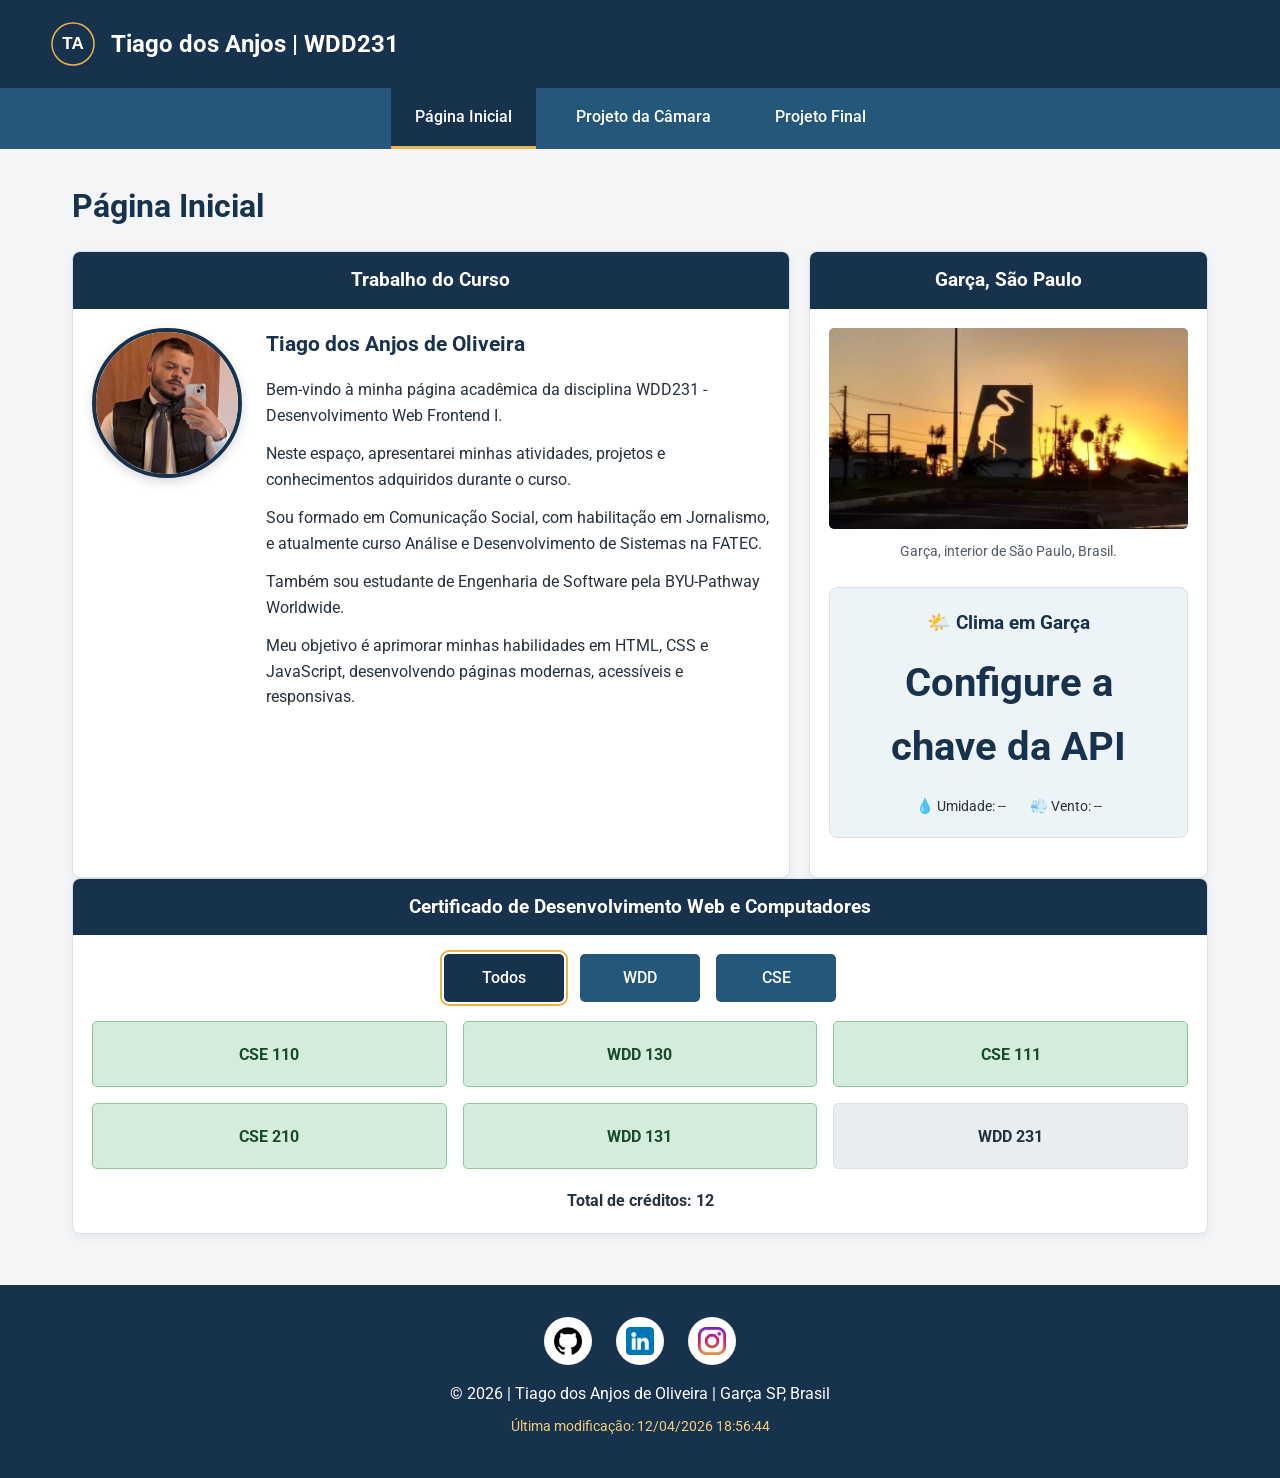
<file: index.html>
<!DOCTYPE html>
<html lang="pt-BR">

<head>
    <meta charset="UTF-8">
    <meta name="viewport" content="width=device-width, initial-scale=1.0">
    <meta name="description" content="Página inicial de Tiago dos Anjos de Oliveira, estudante de Desenvolvimento de Software na BYU-Pathway Worldwide. Projetos e atividades da disciplina WDD231.">
    <meta name="author" content="Tiago dos Anjos de Oliveira">
    <title>Tiago dos Anjos | WDD231</title>

    <!-- Google Fonts -->
    <link rel="preconnect" href="https://fonts.googleapis.com">
    <link rel="preconnect" href="https://fonts.gstatic.com" crossorigin>
    <link href="https://fonts.googleapis.com/css2?family=Roboto:wght@400;500;700&display=swap" rel="stylesheet">

    <!-- CSS -->
    <link rel="stylesheet" href="estilos/telas_pequenas.css">
    <link rel="stylesheet" href="estilos/telas_grandes.css">

    <!-- JavaScript -->
    <script src="scripts/navegacao.js" defer></script>
    <script src="scripts/data.js" defer></script>
    <script src="scripts/curso.js" defer></script>
    <script src="scripts/clima.js" defer></script>
    
</head>

<body>

    <!-- CABEÇALHO -->
    <header class="cabecalho">

        <div class="identidade">

            <img
                src="imagens/logo.svg"
                alt="Logotipo pessoal de Tiago dos Anjos"
                width="50"
                height="50">

            <span>Tiago dos Anjos | WDD231 </span>

        </div>

        <button
            id="menu"
            class="menu-hamburguer"
            type="button"
            aria-label="Abrir menu de navegação"
            aria-expanded="false"
            aria-controls="navegacao">
            ☰
        </button>

    </header>

    <!-- NAVEGAÇÃO -->
    <nav
        id="navegacao"
        class="navegacao"
        aria-label="Navegação principal">

        <a
            href="index.html"
            class="ativo"
            aria-current="page">
            Página Inicial
        </a>

        <a href="chamber/index.html">
            Projeto da Câmara
        </a>

        <a href="projeto/index.html">
            Projeto Final
        </a>

    </nav>

    <!-- CONTEÚDO PRINCIPAL -->
    <main>

        <h1>Página Inicial</h1>

        <div class="conteudo-principal">

            <!-- SEÇÃO 1 -->
            <section class="cartao atividades">

                <h2>Trabalho do Curso</h2>

                <div class="conteudo-cartao">

                    <div class="apresentacao-pessoal">

                        <!-- FOTO PESSOAL -->
                        <img
                            src="imagens/foto-perfil.webp"
                            alt="Fotografia de Tiago dos Anjos de Oliveira"
                            class="foto-perfil"
                            width="180"
                            height="180">

                        <!-- APRESENTAÇÃO -->
                        <div class="texto-apresentacao">

                            <h3>Tiago dos Anjos de Oliveira</h3>

                            <p>
                                Bem-vindo à minha página acadêmica
                                da disciplina WDD231 - Desenvolvimento Web Frontend I.
                            </p>

                            <p>
                                Neste espaço, apresentarei minhas
                                atividades, projetos e conhecimentos
                                adquiridos durante o curso.
                            </p>

                            <p>
                                Sou formado em Comunicação Social,
                                com habilitação em Jornalismo, e
                                atualmente curso Análise e
                                Desenvolvimento de Sistemas na FATEC.
                            </p>

                            <p>
                                Também sou estudante de Engenharia
                                de Software pela BYU-Pathway Worldwide.
                            </p>

                            <p>
                                Meu objetivo é aprimorar minhas
                                habilidades em HTML, CSS e JavaScript,
                                desenvolvendo páginas modernas,
                                acessíveis e responsivas.
                            </p>

                        </div>

                    </div>

                </div>

            </section>

            <!-- SEÇÃO 2 -->
<section class="cartao cidade">

    <h2>Garça, São Paulo</h2>

    <div class="conteudo-cartao">

        <figure>
            <img
                src="imagens/garca-monumento.jpg"
                alt="Vista da cidade de Garça, São Paulo"
                width="400"
                height="250"
                loading="lazy">

            <figcaption>
                Garça, interior de São Paulo, Brasil.
            </figcaption>
        </figure>

        <!-- CLIMA ATUAL -->
        <div class="clima">

            <h3>🌤️ Clima em Garça</h3>

            <p class="temperatura" id="temperatura">
                Carregando...
            </p>

            <p id="condicao"></p>

            <div class="detalhes-clima">
                <p>💧 Umidade: <span id="umidade">--</span></p>
                <p>💨 Vento: <span id="vento">--</span></p>
            </div>

            <p class="atualizacao" id="atualizacao"></p>

        </div>

    </div>

</section>

        </div>

        <!-- SEÇÃO 3 -->
        <section class="cartao certificado">

            <h2>
                Certificado de Desenvolvimento Web e Computadores
            </h2>

            <!-- FILTROS -->
            <div class="filtros">

                <button
                    type="button"
                    id="todos"
                    aria-pressed="true">
                    Todos
                </button>

                <button
                    type="button"
                    id="wdd"
                    aria-pressed="false">
                    WDD
                </button>

                <button
                    type="button"
                    id="cse"
                    aria-pressed="false">
                    CSE
                </button>

            </div>

            <!-- CURSOS GERADOS PELO JAVASCRIPT -->
            <div
                id="lista-cursos"
                class="lista-cursos">
            </div>

            <!-- TOTAL DE CRÉDITOS -->
            <p
                id="total-creditos"
                aria-live="polite">
            </p>

        </section>

    </main>

    <!-- RODAPÉ -->
    <footer>

        <!-- REDES SOCIAIS -->
<div class="redes-sociais">

    <!-- GITHUB -->
    <a
        href="https://github.com/anjostiago31"
        target="_blank"
        rel="noopener noreferrer"
        aria-label="GitHub de Tiago dos Anjos">

        <img
            src="imagens/git.png"
            alt=""
            width="32"
            height="32">

    </a>

    <!-- LINKEDIN -->
    <a
        href="https://www.linkedin.com/in/tiago-dos-anjos-de-oliveira-bb4b01b5/"
        target="_blank"
        rel="noopener noreferrer"
        aria-label="LinkedIn de Tiago dos Anjos">

        <img
            src="imagens/linkedin.png"
            alt=""
            width="32"
            height="32">

    </a>

    <!-- INSTAGRAM -->
    <a
        href="https://www.instagram.com/anjostiago_five/"
        target="_blank"
        rel="noopener noreferrer"
        aria-label="Instagram de Tiago dos Anjos">

        <img
            src="imagens/instagram.png"
            alt=""
            width="32"
            height="32">

    </a>

</div>

        <p>
            &copy; <span id="anoAtual"></span>
            | Tiago dos Anjos de Oliveira | Garça SP, Brasil
        </p>

        <p id="ultimaModificacao"></p>

    </footer>

</body>
</html>
</file>
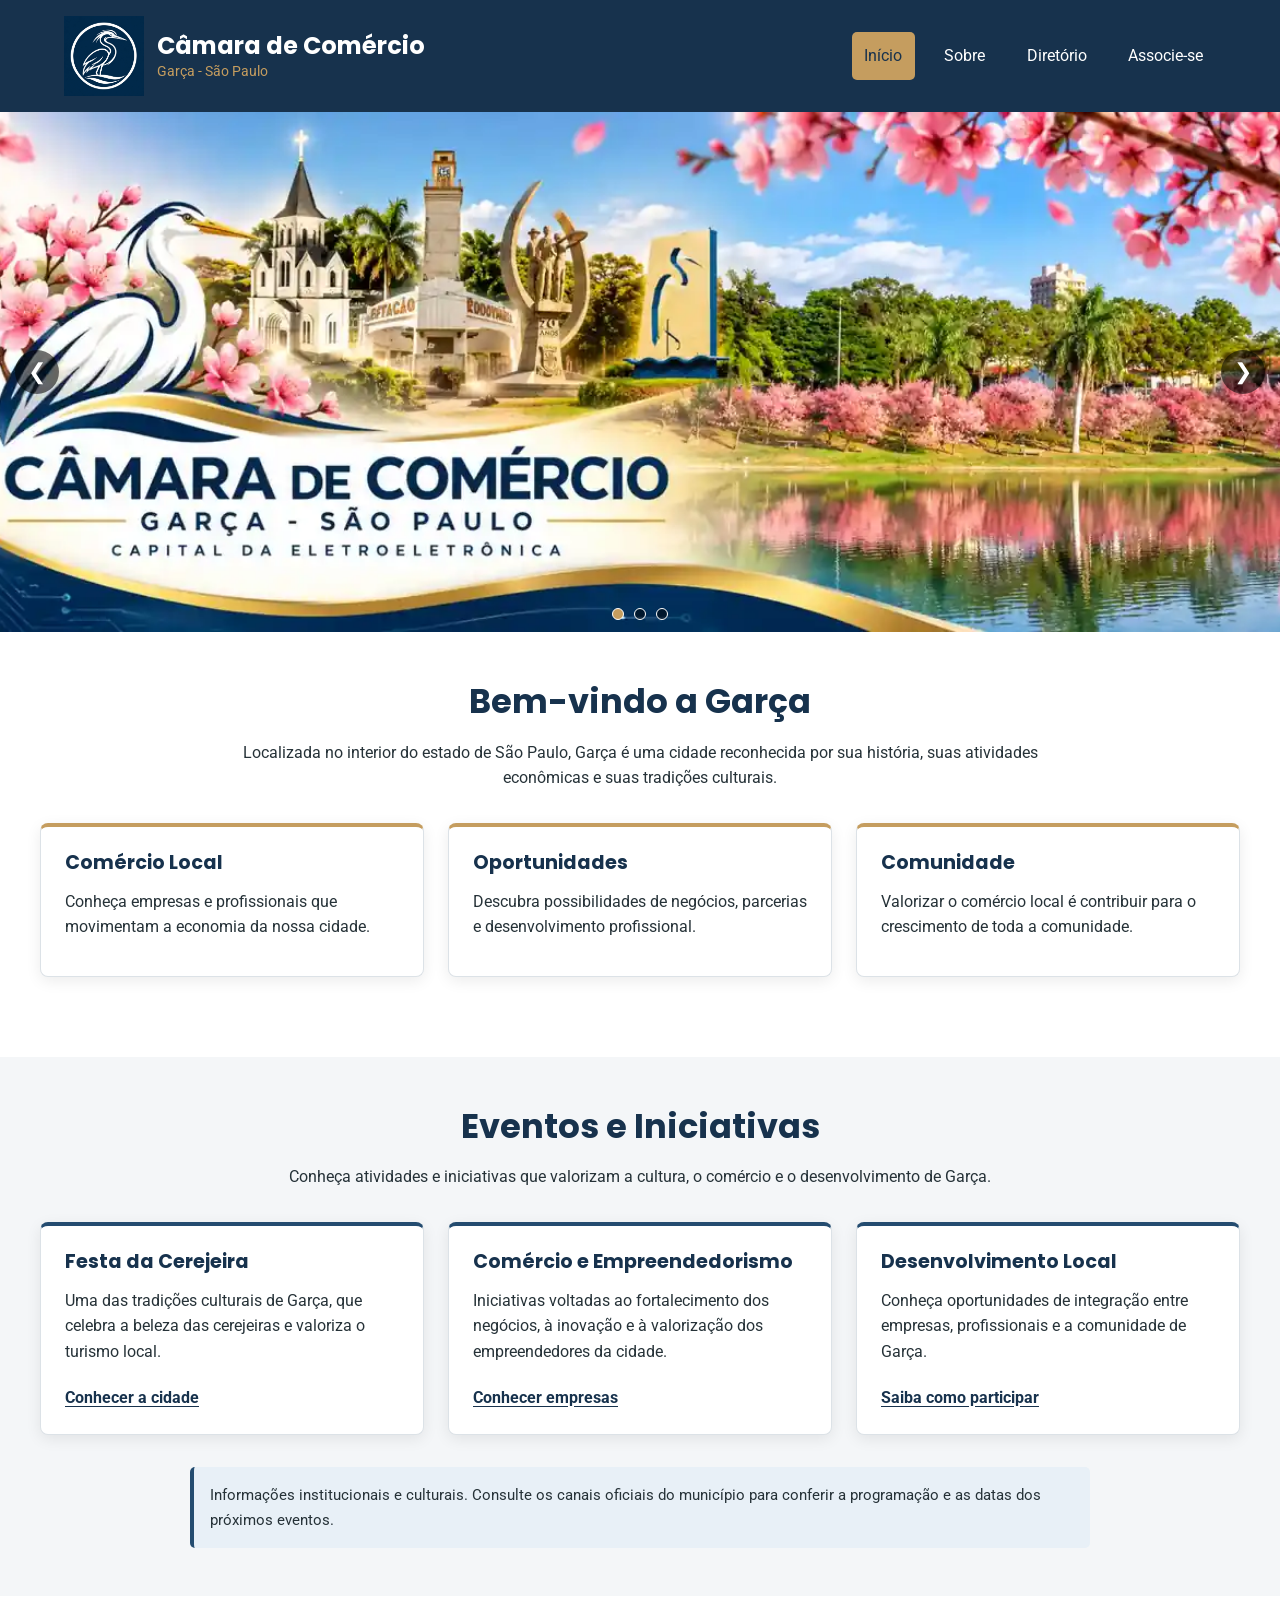
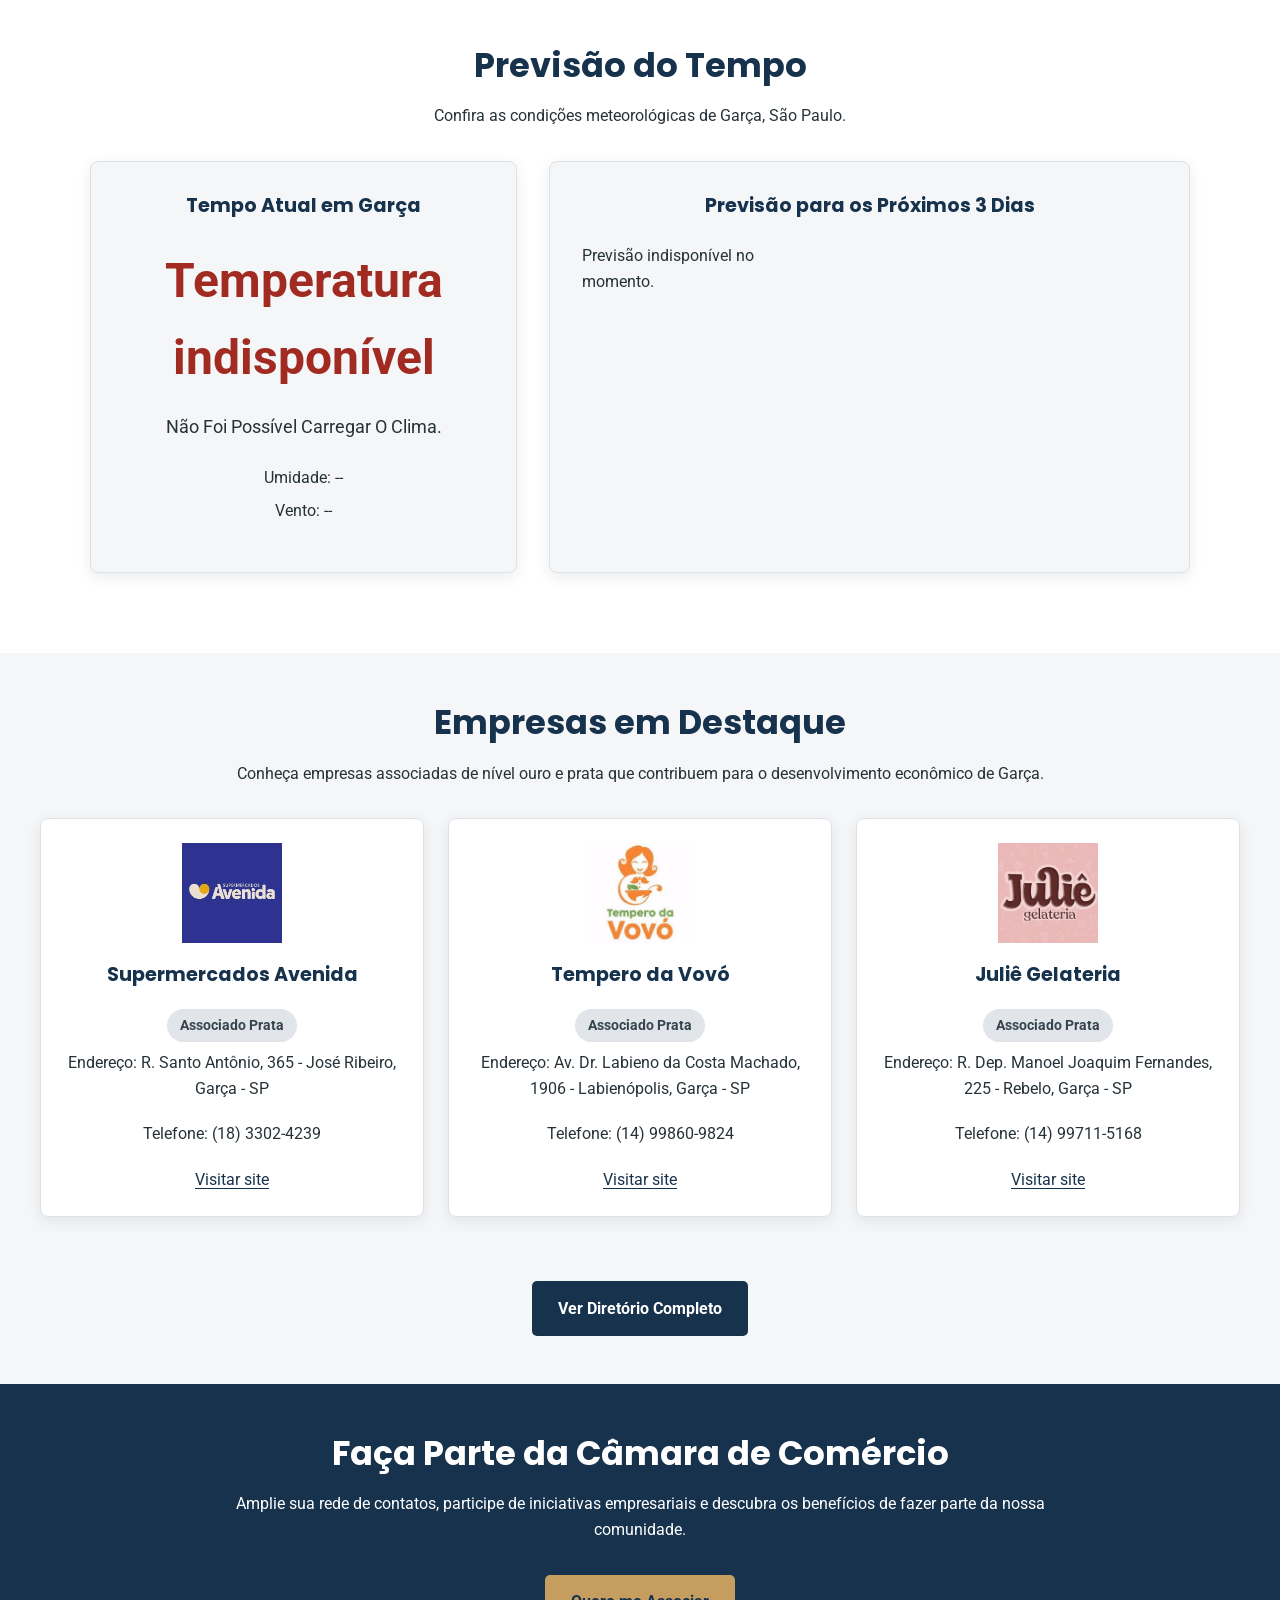
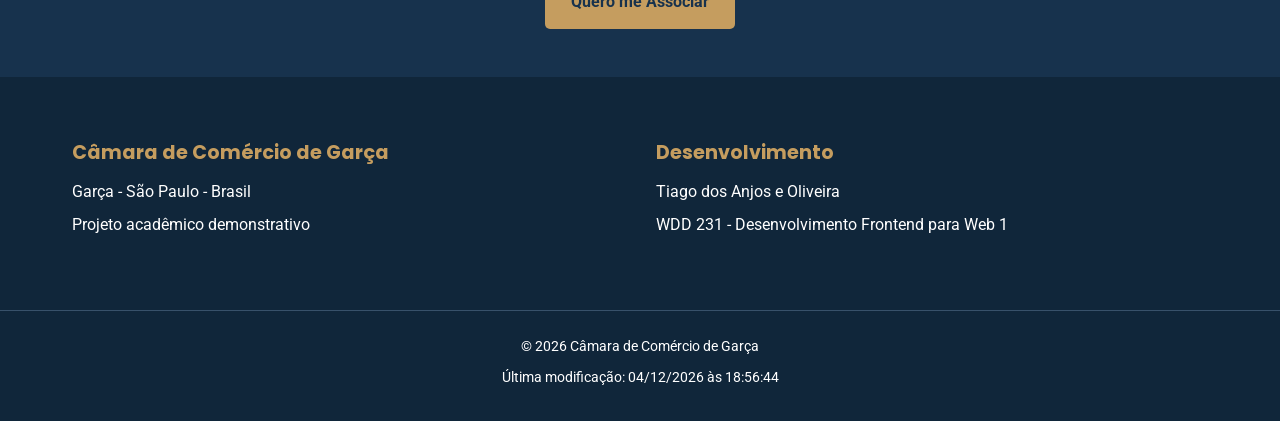
<file: camara/index.html>
<!DOCTYPE html>
<html lang="pt-BR">

<head>
    <meta charset="UTF-8">
    <meta name="viewport" content="width=device-width, initial-scale=1.0">
    <meta name="description"
        content="Conheça a Câmara de Comércio de Garça, suas empresas associadas, eventos, previsão do tempo e oportunidades de negócios.">
    <meta name="author" content="Tiago dos Anjos">
    <title>Câmara de Comércio de Garça | Início</title>

    <!-- FAVICON -->
    <link rel="icon"
        type="image/webp"
        href="imagens/garca_azul_oti.webp">

    <!-- URL CANÔNICA -->
    <link rel="canonical"
        href="https://anjostiago31.github.io/wdd231/camara/index.html">

    <!-- OPEN GRAPH -->
    <meta property="og:type" content="website">

    <meta property="og:locale" content="pt_BR">

    <meta property="og:title"
        content="Câmara de Comércio de Garça | Página Inicial">

    <meta property="og:description"
        content="Conheça as empresas de Garça, acompanhe eventos e descubra oportunidades para fortalecer o comércio e o desenvolvimento local.">

    <meta property="og:image"
        content="https://anjostiago31.github.io/wdd231/camara/imagens/banner_principal_oti.webp">

    <meta property="og:image:alt"
        content="Banner da Câmara de Comércio de Garça">

    <meta property="og:url"
        content="https://anjostiago31.github.io/wdd231/camara/index.html">

    <meta property="og:site_name"
        content="Câmara de Comércio de Garça">

    <!-- GOOGLE FONTS -->
    <link rel="preconnect" href="https://fonts.googleapis.com">
    <link rel="preconnect" href="https://fonts.gstatic.com" crossorigin>

    <link
        href="https://fonts.googleapis.com/css2?family=Poppins:wght@400;500;600;700&family=Roboto:wght@400;500;700&display=swap"
        rel="stylesheet">

    <!-- ESTILOS -->
    <link rel="stylesheet" href="estilos/base.css">
    <link rel="stylesheet" href="estilos/maior.css">
    <link rel="stylesheet" href="estilos/inicio.css">

    <!-- SCRIPTS -->
    <script src="scripts/menu.js" defer></script>
    <script src="scripts/clima.js" defer></script>
    <script src="scripts/slideshow.js" defer></script>
    <script src="scripts/rodape.js" defer></script>
    <script src="scripts/destaques.js" defer></script>

</head>

<body>

    <!-- CABEÇALHO -->
    <header class="cabecalho">

        <div class="identidade">
            <img
                src="imagens/garca_azul_oti.webp"
                alt="Emblema da Câmara de Comércio de Garça"
                width="80"
                height="80">

            <div>
                <h2>Câmara de Comércio</h2>
                <p>Garça - São Paulo</p>
            </div>
        </div>

        <!-- MENU MOBILE -->
        <button
            id="menu"
            type="button"
            aria-label="Abrir menu de navegação"
            aria-expanded="false"
            aria-controls="navegacao">
            ☰
        </button>

        <!-- NAVEGAÇÃO -->
        <nav id="navegacao" aria-label="Navegação principal">
            <ul>
                <li>
                    <a href="index.html" aria-current="page">
                        Início
                    </a>
                </li>
                <li>
                    <a href="sobre.html">Sobre</a>
                </li>
                <li>
                    <a href="diretorio.html">Diretório</a>
                </li>
                <li>
                    <a href="associacao.html">Associe-se</a>
                </li>
            </ul>
        </nav>

    </header>

    <!-- CONTEÚDO PRINCIPAL -->
    <main>

        <h1 class="titulo-acessivel">
            Câmara de Comércio de Garça
        </h1>

        <!-- IMAGEM PRINCIPAL / HERO -->
        <section class="slideshow" aria-label="Destaques de Garça">

            <div class="slides">

                <!-- SLIDE 1 - BANNER PRINCIPAL -->
                <div class="slide ativo">
                    <img
                        src="imagens/banner-princial.webp"
                        alt="Arte da Câmara de Comércio de Garça com a ave garça, cerejeiras e monumentos históricos da cidade"
                        fetchpriority="high">
                </div>

                <!-- SLIDE 2 - COMÉRCIO LOCAL -->
                <div class="slide">
                    <img
                        src="imagens/banner-comercio.webp"
                        alt="Comércio e serviços da cidade de Garça"
                        loading="lazy">

                    <div class="slide-conteudo">
                        <h2>Fortalecendo o Comércio Local</h2>

                        <p>
                            Valorizamos os empreendedores
                            que movimentam a economia
                            e contribuem para o crescimento de Garça.
                        </p>

                        <a href="associacao.html" class="slide-botao">
                            Faça Parte
                        </a>
                    </div>
                </div>

                <!-- SLIDE 3 - CULTURA E TRADIÇÃO -->
                <div class="slide">
                    <img
                        src="imagens/banner-cultura.webp"
                        alt="Cerejeiras floridas próximas ao lago em Garça"
                        loading="lazy">

                    <div class="slide-conteudo">
                        <h2>Garça: Cultura e Tradição</h2>

                        <p>
                            A tradição das cerejeiras representa
                            uma parte importante da identidade
                            cultural do município.
                        </p>

                        <a href="sobre.html" class="slide-botao">
                            Conheça Garça
                        </a>
                    </div>
                </div>

            </div>

            <!-- CONTROLES -->
            <button
                class="slide-anterior"
                type="button"
                aria-label="Imagem anterior">
                &#10094;
            </button>

            <button
                class="slide-proximo"
                type="button"
                aria-label="Próxima imagem">
                &#10095;
            </button>

            <!-- INDICADORES -->
            <div
                class="slide-indicadores"
                role="group"
                aria-label="Selecionar imagem">

                <button
                    class="indicador ativo"
                    type="button"
                    aria-label="Mostrar imagem 1"
                    aria-current="true"></button>

                <button
                    class="indicador"
                    type="button"
                    aria-label="Mostrar imagem 2"></button>

                <button
                    class="indicador"
                    type="button"
                    aria-label="Mostrar imagem 3"></button>

            </div>

        </section>

        <!-- APRESENTAÇÃO -->
        <section class="informacoes">

            <h2>Bem-vindo a Garça</h2>

            <p>
                Localizada no interior do estado de São Paulo,
                Garça é uma cidade reconhecida por sua história,
                suas atividades econômicas e suas tradições culturais.
            </p>

            <div class="cards">

                <article class="card">
                    <h3>Comércio Local</h3>
                    <p>
                        Conheça empresas e profissionais que
                        movimentam a economia da nossa cidade.
                    </p>
                </article>

                <article class="card">
                    <h3>Oportunidades</h3>
                    <p>
                        Descubra possibilidades de negócios,
                        parcerias e desenvolvimento profissional.
                    </p>
                </article>

                <article class="card">
                    <h3>Comunidade</h3>
                    <p>
                        Valorizar o comércio local é contribuir
                        para o crescimento de toda a comunidade.
                    </p>
                </article>

            </div>
        </section>

        <!-- EVENTOS -->
        <section class="eventos">

            <h2>Eventos e Iniciativas</h2>

            <p>
                Conheça atividades e iniciativas que valorizam
                a cultura, o comércio e o desenvolvimento de Garça.
            </p>

            <div class="cards">

                <article class="card evento-card">
                    <h3>Festa da Cerejeira</h3>

                    <p>
                        Uma das tradições culturais de Garça,
                        que celebra a beleza das cerejeiras
                        e valoriza o turismo local.
                    </p>

                    <a href="sobre.html">
                        Conhecer a cidade
                    </a>
                </article>

                <article class="card evento-card">
                    <h3>Comércio e Empreendedorismo</h3>

                    <p>
                        Iniciativas voltadas ao fortalecimento
                        dos negócios, à inovação e à valorização
                        dos empreendedores da cidade.
                    </p>

                    <a href="diretorio.html">
                        Conhecer empresas
                    </a>
                </article>

                <article class="card evento-card">
                    <h3>Desenvolvimento Local</h3>

                    <p>
                        Conheça oportunidades de integração
                        entre empresas, profissionais
                        e a comunidade de Garça.
                    </p>

                    <a href="associacao.html">
                        Saiba como participar
                    </a>
                </article>

            </div>

            <p class="aviso-eventos">
                Informações institucionais e culturais.
                Consulte os canais oficiais do município
                para conferir a programação e as datas
                dos próximos eventos.
            </p>

        </section>

        <!-- PREVISÃO DO TEMPO -->
        <section class="clima" aria-labelledby="titulo-clima">

            <h2 id="titulo-clima">Previsão do Tempo</h2>

            <p>
                Confira as condições meteorológicas
                de Garça, São Paulo.
            </p>

            <div class="clima-container">

                <!-- CLIMA ATUAL -->
                <article class="clima-atual">

                    <h3>Tempo Atual em Garça</h3>

                    <p id="temperatura" aria-live="polite">
                        Carregando temperatura...
                    </p>

                    <p id="condicao">
                        Carregando condições do tempo...
                    </p>

                    <div class="detalhes-clima">

                        <p>
                            Umidade:
                            <span id="umidade">--</span>
                        </p>

                        <p>
                            Vento:
                            <span id="vento">--</span>
                        </p>

                    </div>

                    <p id="atualizacao"></p>

                </article>

                <!-- PREVISÃO DOS PRÓXIMOS 3 DIAS -->
                <article class="previsao">

                    <h3 id="titulo-previsao">
                        Previsão para os Próximos 3 Dias
                    </h3>

                    <div
                        id="previsao"
                        class="grade-previsao"
                        aria-live="polite">

                        <p>Carregando previsão...</p>

                    </div>

                </article>

            </div>

        </section>

        <!-- EMPRESAS EM DESTAQUE -->
        <section class="empresas-destaque">

            <h2>Empresas em Destaque</h2>

            <p>
                Conheça empresas associadas de nível
                ouro e prata que contribuem para o
                desenvolvimento econômico de Garça.
            </p>

            <!-- PREENCHIDO PELO JAVASCRIPT -->
            <div
                id="empresas-container"
                class="cards"
                aria-live="polite">

                <p>
                    Carregando empresas em destaque...
                </p>

            </div>

            <a href="diretorio.html" class="botao">
                Ver Diretório Completo
            </a>

        </section>

        <!-- CHAMADA PARA AÇÃO -->
        <section class="associacao-destaque">

            <h2>Faça Parte da Câmara de Comércio</h2>

            <p>
                Amplie sua rede de contatos,
                participe de iniciativas empresariais
                e descubra os benefícios de fazer parte
                da nossa comunidade.
            </p>

            <a href="associacao.html" class="botao">
                Quero me Associar
            </a>

        </section>

    </main>

    <!-- RODAPÉ -->
    <footer>

        <div class="rodape-conteudo">

            <div>
                <h3>Câmara de Comércio de Garça</h3>
                <p>Garça - São Paulo - Brasil</p>
                <p>Projeto acadêmico demonstrativo</p>
            </div>

            <div>
                <h3>Desenvolvimento</h3>
                <p>Tiago dos Anjos e Oliveira</p>
                <p>WDD 231 - Desenvolvimento Frontend para Web 1</p>
            </div>

        </div>

        <div class="rodape-final">

            <p>
                &copy; <span id="ano-atual">2026</span>
                Câmara de Comércio de Garça
            </p>

            <p>
                Última modificação:
                <span id="ultima-modificacao"></span>
            </p>

        </div>

    </footer>

</body>
</html>
</file>
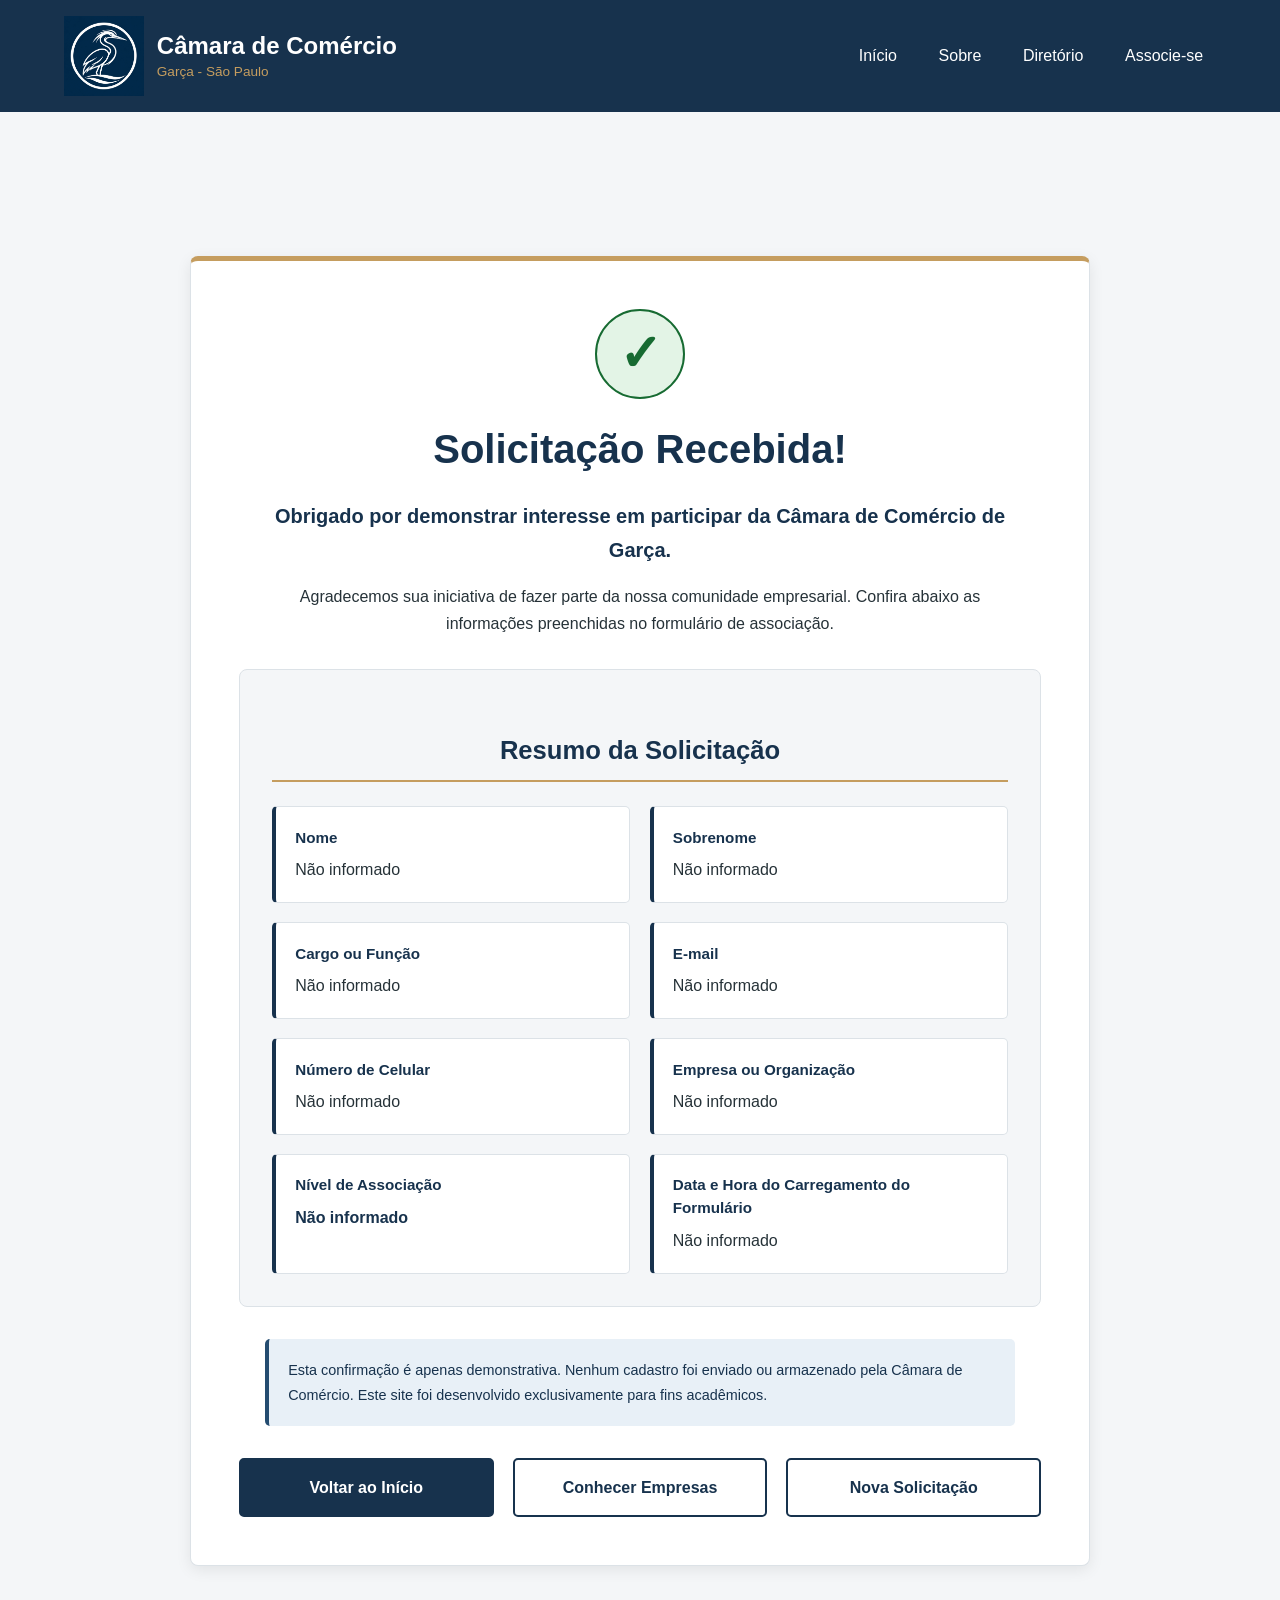
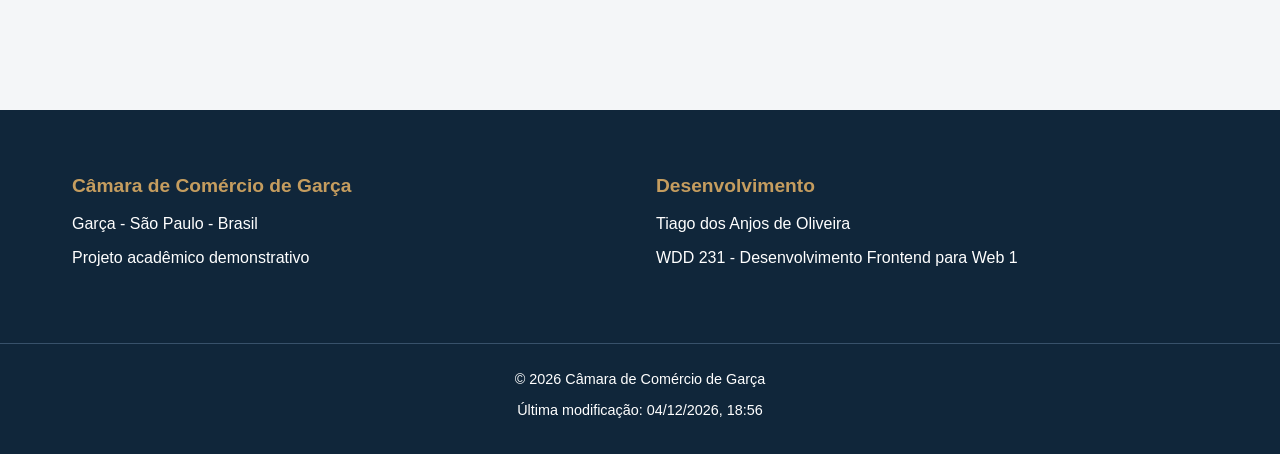
<file: camara/agradecimento.html>
<!DOCTYPE html>
<html lang="pt-BR">

<head>

    <meta charset="UTF-8">

    <meta name="viewport"
        content="width=device-width, initial-scale=1.0">

    <meta name="description"
        content="Confirmação demonstrativa da solicitação de associação à Câmara de Comércio de Garça.">

    <meta name="author" content="Tiago dos Anjos">

    <meta name="robots" content="noindex, nofollow">

    <title>Solicitação Recebida | Câmara de Comércio de Garça</title>

    <!-- FAVICON -->

    <link rel="icon"
        href="imagens/garca_azul_oti.webp"
        type="image/webp">

    <!-- OPEN GRAPH -->

    <meta property="og:title"
        content="Solicitação Recebida | Câmara de Comércio de Garça">

    <meta property="og:description"
        content="Confirmação da solicitação demonstrativa de associação à Câmara de Comércio de Garça.">

    <meta property="og:type" content="website">

    <meta property="og:image"
        content="https://anjostiago31.github.io/wdd231/camara/imagens/garca_azul_oti.webp">

    <meta property="og:url"
        content="https://anjostiago31.github.io/wdd231/camara/agradecimento.html">

    <!-- ESTILOS -->

    <link rel="stylesheet" href="estilos/base.css">
    <link rel="stylesheet" href="estilos/maior.css">
    <link rel="stylesheet" href="estilos/agradecimento.css">

    <!-- SCRIPTS -->

    <script src="scripts/menu.js" defer></script>
    <script src="scripts/agradecimento.js" defer></script>

</head>

<body>

    <!-- ==========================================
         CABEÇALHO
    ========================================== -->

    <header class="cabecalho">

        <div class="identidade">

            <img
                src="imagens/garca_azul_oti.webp"
                alt="Logotipo da Câmara de Comércio de Garça"
                width="80"
                height="80">

            <div>

                <h2>Câmara de Comércio</h2>

                <p>Garça - São Paulo</p>

            </div>

        </div>

        <button
            id="menu"
            type="button"
            aria-label="Abrir menu de navegação"
            aria-expanded="false"
            aria-controls="navegacao">
            ☰
        </button>

        <nav id="navegacao" aria-label="Navegação principal">

            <ul>

                <li>
                    <a href="index.html">Início</a>
                </li>

                <li>
                    <a href="sobre.html">Sobre</a>
                </li>

                <li>
                    <a href="diretorio.html">Diretório</a>
                </li>

                <li>
                    <a href="associacao.html">Associe-se</a>
                </li>

            </ul>

        </nav>

    </header>

    <!-- ==========================================
         CONTEÚDO PRINCIPAL
    ========================================== -->

    <main>

        <section class="confirmacao">

            <div class="pagina-conteudo">

                <div class="confirmacao-card">

                    <!-- ÍCONE DE CONFIRMAÇÃO -->

                    <div
                        class="icone-confirmacao"
                        aria-hidden="true">
                        ✓
                    </div>

                    <!-- MENSAGEM DE AGRADECIMENTO -->

                    <h1>Solicitação Recebida!</h1>

                    <p class="mensagem-confirmacao">

                        Obrigado por demonstrar interesse
                        em participar da Câmara de Comércio
                        de Garça.

                    </p>

                    <p>

                        Agradecemos sua iniciativa de fazer
                        parte da nossa comunidade empresarial.

                        Confira abaixo as informações
                        preenchidas no formulário de associação.

                    </p>

                    <!-- ======================================
                         RESUMO DA SOLICITAÇÃO
                    ====================================== -->

                    <section
                        class="resumo-solicitacao"
                        aria-labelledby="titulo-resumo">

                        <h2 id="titulo-resumo">
                            Resumo da Solicitação
                        </h2>

                        <dl class="dados-confirmacao">

                            <!-- NOME -->

                            <div>

                                <dt>Nome</dt>

                                <dd id="confirmacao-nome">
                                    —
                                </dd>

                            </div>

                            <!-- SOBRENOME -->

                            <div>

                                <dt>Sobrenome</dt>

                                <dd id="confirmacao-sobrenome">
                                    —
                                </dd>

                            </div>

                            <!-- CARGO -->

                            <div>

                                <dt>Cargo ou Função</dt>

                                <dd id="confirmacao-cargo">
                                    —
                                </dd>

                            </div>

                            <!-- E-MAIL -->

                            <div>

                                <dt>E-mail</dt>

                                <dd id="confirmacao-email">
                                    —
                                </dd>

                            </div>

                            <!-- CELULAR -->

                            <div>

                                <dt>Número de Celular</dt>

                                <dd id="confirmacao-telefone">
                                    —
                                </dd>

                            </div>

                            <!-- EMPRESA -->

                            <div>

                                <dt>Empresa ou Organização</dt>

                                <dd id="confirmacao-empresa">
                                    —
                                </dd>

                            </div>

                            <!-- NÍVEL DE ASSOCIAÇÃO -->

                            <div>

                                <dt>Nível de Associação</dt>

                                <dd id="confirmacao-nivel">
                                    —
                                </dd>

                            </div>

                            <!-- DATA E HORA -->

                            <div>

                                <dt>Data e Hora do Carregamento do Formulário</dt>

                                <dd id="confirmacao-data">
                                    —
                                </dd>

                            </div>

                        </dl>

                    </section>

                    <!-- ======================================
                         AVISO ACADÊMICO
                    ====================================== -->

                    <p class="aviso-confirmacao">

                        Esta confirmação é apenas demonstrativa.
                        Nenhum cadastro foi enviado ou armazenado
                        pela Câmara de Comércio.

                        Este site foi desenvolvido exclusivamente
                        para fins acadêmicos.

                    </p>

                    <!-- ======================================
                         BOTÕES DE NAVEGAÇÃO
                    ====================================== -->

                    <div class="acoes-confirmacao">

                        <a
                            href="index.html"
                            class="botao">

                            Voltar ao Início

                        </a>

                        <a
                            href="diretorio.html"
                            class="botao botao-secundario">

                            Conhecer Empresas

                        </a>

                        <a
                            href="associacao.html"
                            class="botao botao-secundario">

                            Nova Solicitação

                        </a>

                    </div>

                </div>

            </div>

        </section>

    </main>

    <!-- ==========================================
         RODAPÉ
    ========================================== -->

    <footer>

        <div class="rodape-conteudo">

            <div>

                <h3>Câmara de Comércio de Garça</h3>

                <p>Garça - São Paulo - Brasil</p>

                <p>Projeto acadêmico demonstrativo</p>

            </div>

            <div>

                <h3>Desenvolvimento</h3>

                <p>Tiago dos Anjos de Oliveira</p>

                <p>
                    WDD 231 - Desenvolvimento Frontend para Web 1
                </p>

            </div>

        </div>

        <div class="rodape-final">

            <p>
                &copy; <span id="ano-atual"></span>
                Câmara de Comércio de Garça
            </p>

            <p id="ultima-modificacao"></p>

        </div>

    </footer>

</body>

</html>
</file>
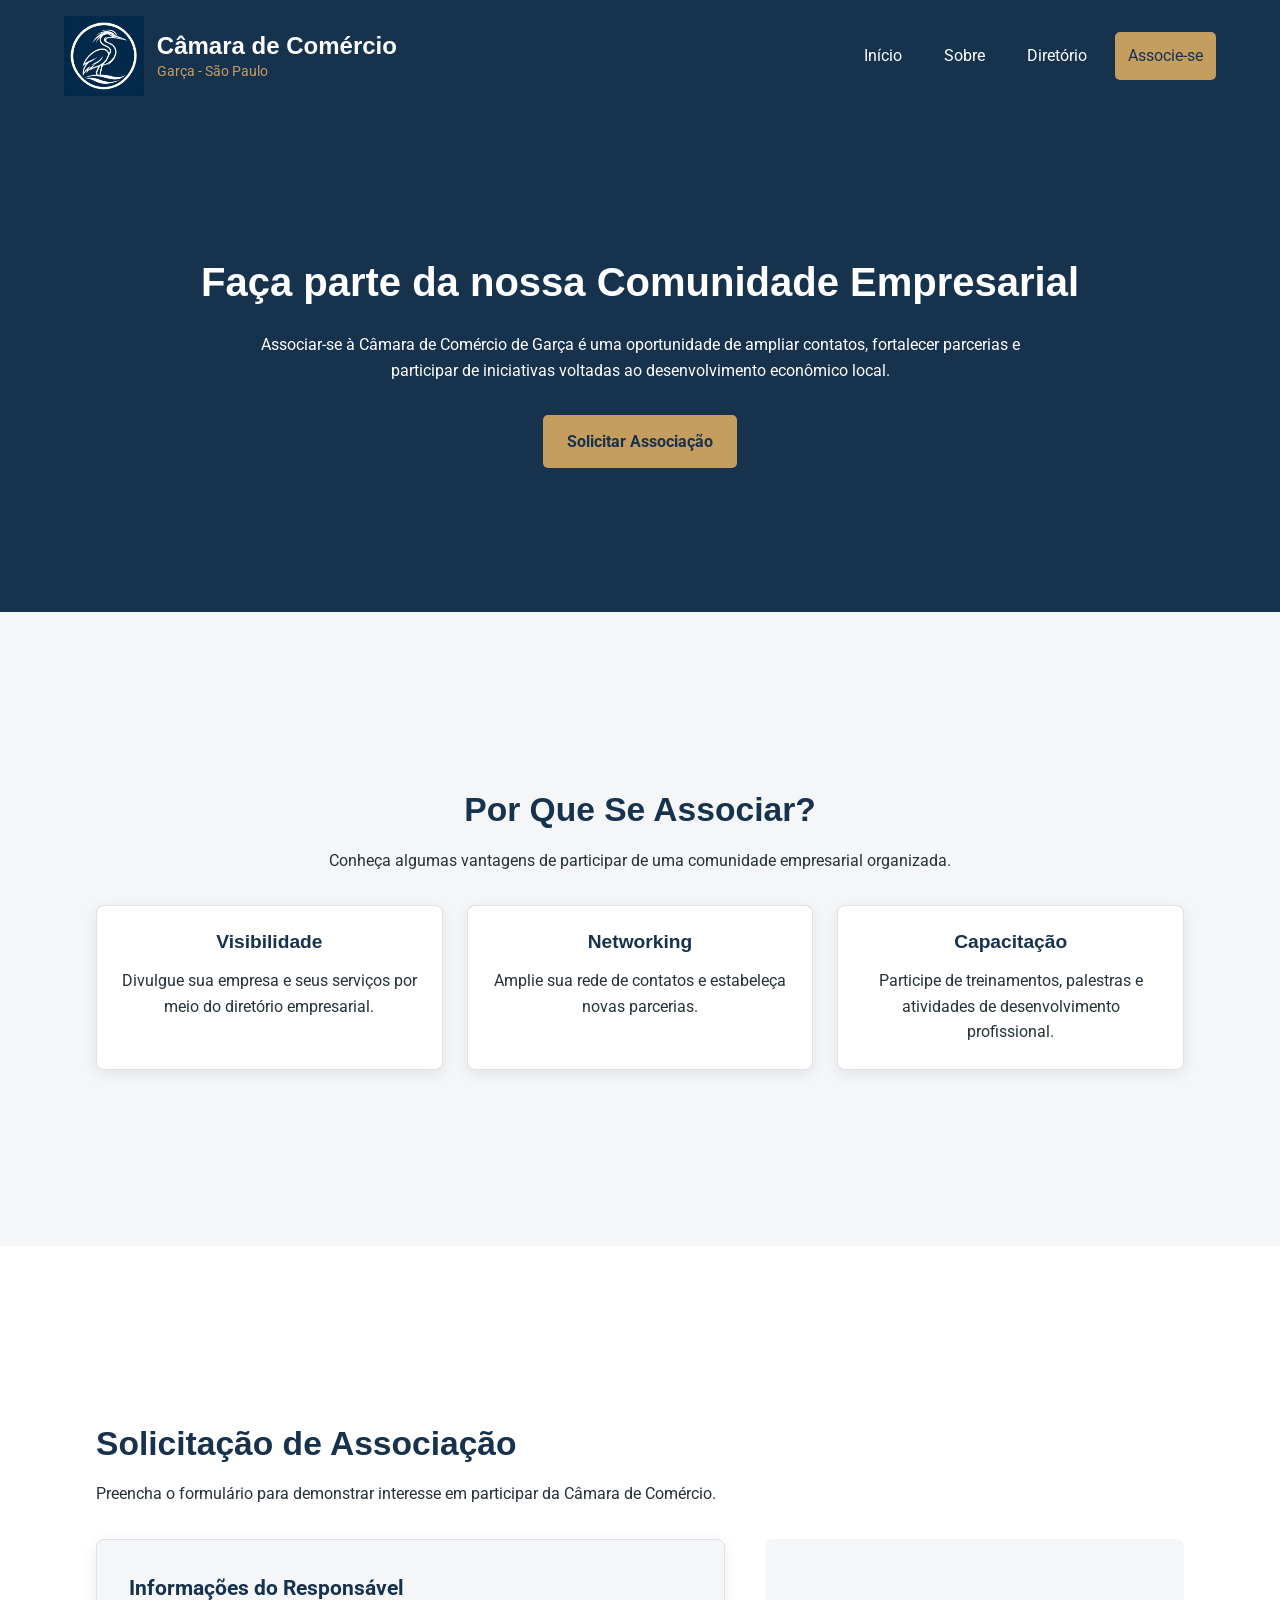
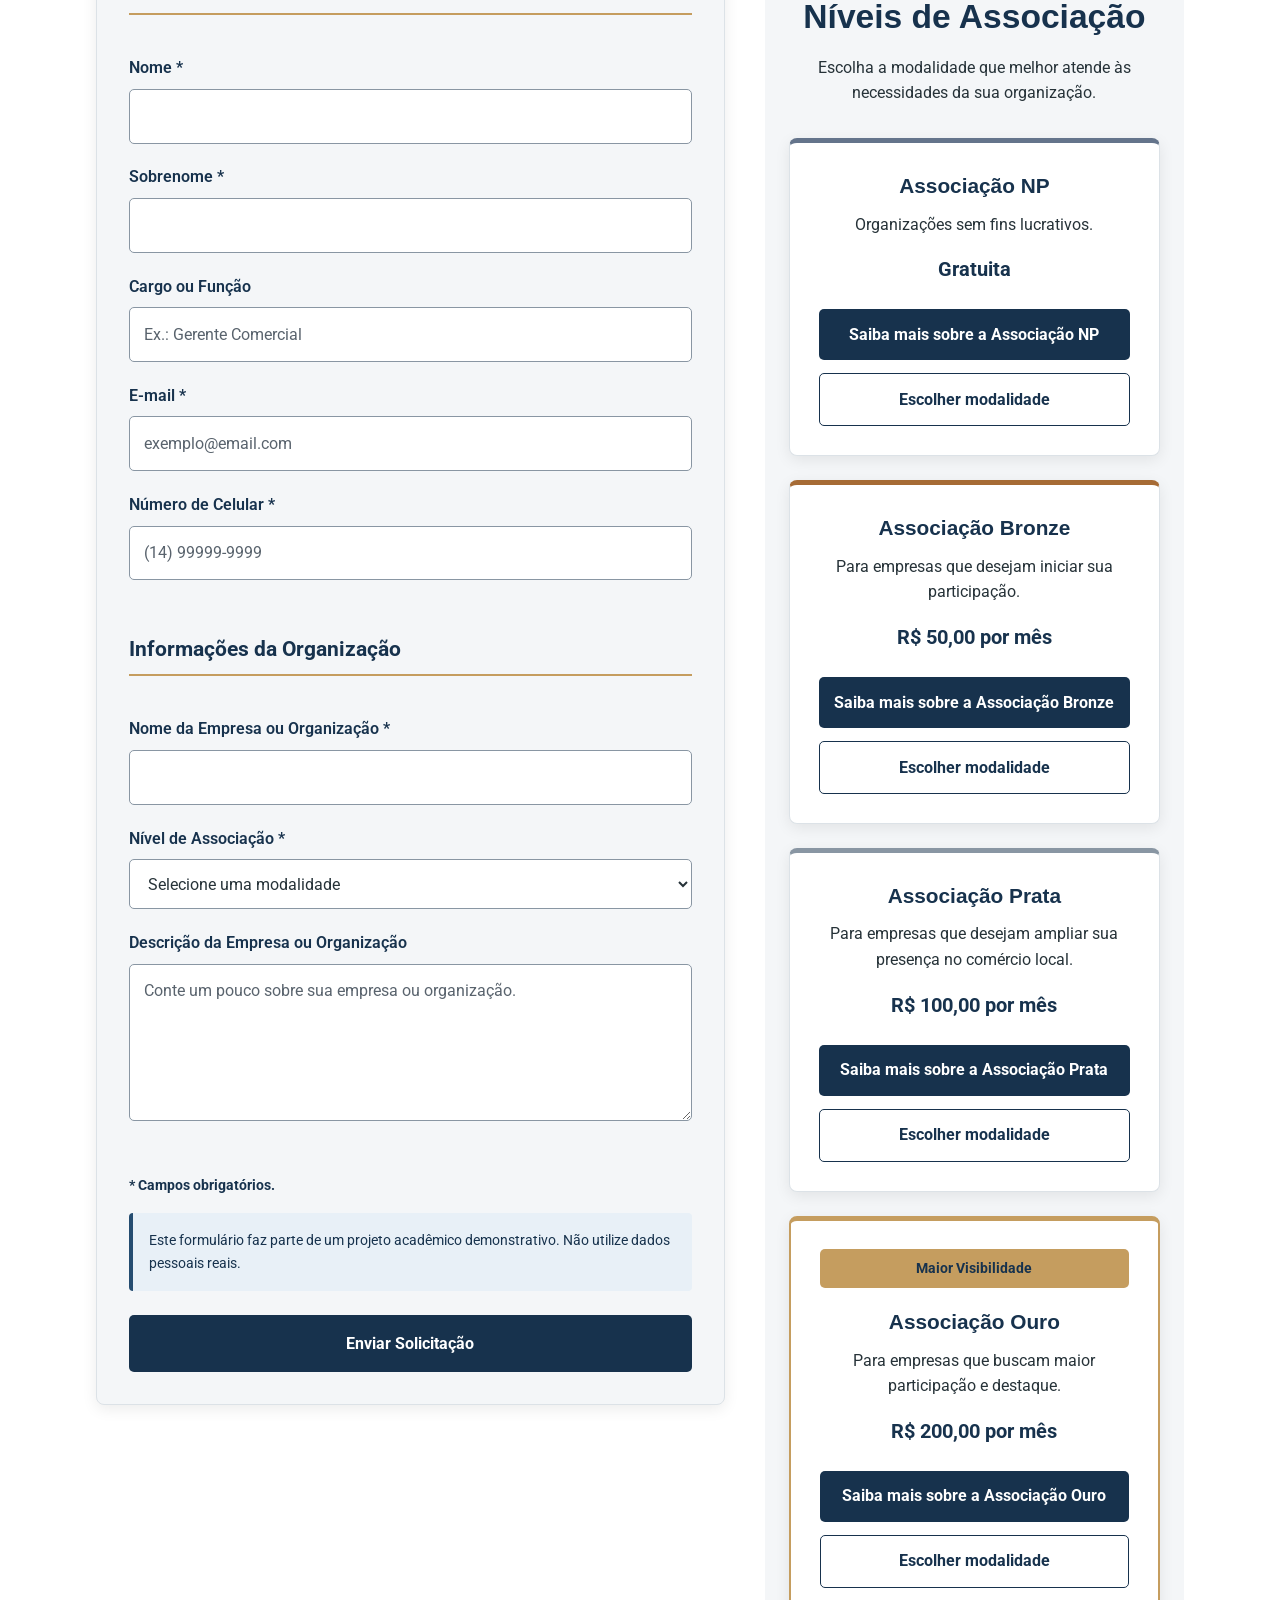
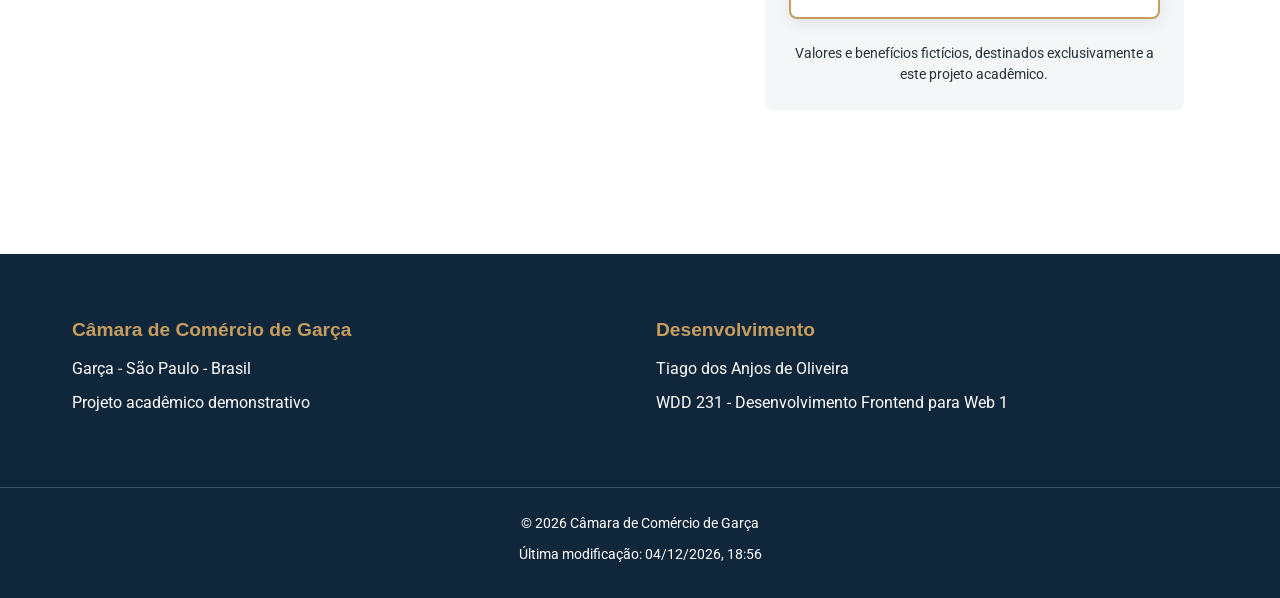
<file: camara/associacao.html>
<!DOCTYPE html>
<html lang="pt-BR">

<head>

    <meta charset="UTF-8">
    <meta name="viewport" content="width=device-width, initial-scale=1.0">

    <meta name="description"
        content="Conheça os benefícios de se associar à Câmara de Comércio de Garça e solicite sua associação.">

    <meta name="author" content="Tiago dos Anjos">

    <title>Associe-se | Câmara de Comércio de Garça</title>

    <!-- FAVICON -->

    <link rel="icon" href="imagens/garca_azul_oti.webp" type="image/webp">

    <!-- OPEN GRAPH -->

    <meta property="og:title"
        content="Associe-se | Câmara de Comércio de Garça">

    <meta property="og:description"
        content="Conheça nossos níveis de associação e participe da comunidade empresarial de Garça.">

    <meta property="og:type" content="website">

    <meta property="og:image"
        content="https://anjostiago31.github.io/wdd231/camara/imagens/garca_azul_oti.webp">

    <meta property="og:url"
        content="https://anjostiago31.github.io/wdd231/camara/associacao.html">

    <!-- GOOGLE FONTS -->

    <link rel="preconnect" href="https://fonts.googleapis.com">

    <link rel="preconnect" href="https://fonts.gstatic.com" crossorigin>

    <link href="https://fonts.googleapis.com/css2?family=Roboto:wght@400;500;600;700&display=swap"
        rel="stylesheet">

    <!-- ESTILOS -->

    <link rel="stylesheet" href="estilos/base.css">
    <link rel="stylesheet" href="estilos/maior.css">
    <link rel="stylesheet" href="estilos/associacao.css">

    <!-- SCRIPTS -->

    <script src="scripts/menu.js" defer></script>
    <script src="scripts/associacao.js" defer></script>

</head>

<body>

    <!-- ==========================================
         CABEÇALHO
    ========================================== -->

    <header class="cabecalho">

        <div class="identidade">

            <img
                src="imagens/garca_azul_oti.webp"
                alt="Logotipo da Câmara de Comércio de Garça"
                width="80"
                height="80">

            <div>
                <h2>Câmara de Comércio</h2>
                <p>Garça - São Paulo</p>
            </div>

        </div>

        <button
            id="menu"
            type="button"
            aria-label="Abrir menu de navegação"
            aria-expanded="false"
            aria-controls="navegacao">

            ☰

        </button>

        <nav id="navegacao" aria-label="Navegação principal">

            <ul>

                <li>
                    <a href="index.html">Início</a>
                </li>

                <li>
                    <a href="sobre.html">Sobre</a>
                </li>

                <li>
                    <a href="diretorio.html">Diretório</a>
                </li>

                <li>
                    <a href="associacao.html" aria-current="page">
                        Associe-se
                    </a>
                </li>

            </ul>

        </nav>

    </header>

    <!-- ==========================================
         CONTEÚDO PRINCIPAL
    ========================================== -->

    <main>

        <!-- APRESENTAÇÃO -->

        <section class="associacao-introducao">

            <div class="pagina-conteudo">

                <h1>Faça parte da nossa Comunidade Empresarial</h1>

                <p>
                    Associar-se à Câmara de Comércio de Garça
                    é uma oportunidade de ampliar contatos,
                    fortalecer parcerias e participar de
                    iniciativas voltadas ao desenvolvimento
                    econômico local.
                </p>

                <a href="#formulario-associacao" class="botao">
                    Solicitar Associação
                </a>

            </div>

        </section>

        <!-- ==========================================
             BENEFÍCIOS
        ========================================== -->

        <section class="beneficios-associacao">

            <div class="pagina-conteudo">

                <h2>Por Que Se Associar?</h2>

                <p>
                    Conheça algumas vantagens de participar
                    de uma comunidade empresarial organizada.
                </p>

                <div class="cards">

                    <article class="card">

                        <h3>Visibilidade</h3>

                        <p>
                            Divulgue sua empresa e seus serviços
                            por meio do diretório empresarial.
                        </p>

                    </article>

                    <article class="card">

                        <h3>Networking</h3>

                        <p>
                            Amplie sua rede de contatos
                            e estabeleça novas parcerias.
                        </p>

                    </article>

                    <article class="card">

                        <h3>Capacitação</h3>

                        <p>
                            Participe de treinamentos,
                            palestras e atividades de
                            desenvolvimento profissional.
                        </p>

                    </article>

                </div>

            </div>

        </section>

        <!-- ==========================================
             FORMULÁRIO E NÍVEIS DE ASSOCIAÇÃO
        ========================================== -->

        <section
            id="formulario-associacao"
            class="secao-formulario">

            <div class="pagina-conteudo">

                <h2>Solicitação de Associação</h2>

                <p>
                    Preencha o formulário para demonstrar
                    interesse em participar da Câmara de Comércio.
                </p>

                <div class="layout-associacao">

                    <!-- FORMULÁRIO ÚNICO -->

                    <form
                        class="formulario"
                        id="formulario"
                        method="get"
                        action="agradecimento.html">

                        <!-- DADOS DO RESPONSÁVEL -->

                        <fieldset>

                            <legend>
                                Informações do Responsável
                            </legend>

                            <label for="nome">

                                Nome *

                                <input
                                    type="text"
                                    id="nome"
                                    name="nome"
                                    title="Informe seu primeiro nome"
                                    autocomplete="given-name"
                                    required>

                            </label>

                            <label for="sobrenome">

                                Sobrenome *

                                <input
                                    type="text"
                                    id="sobrenome"
                                    name="sobrenome"
                                    title="Informe seu sobrenome"
                                    autocomplete="family-name"
                                    required>

                            </label>

                            <!-- CARGO -->

                            <label for="cargo">

                                Cargo ou Função

                                <input
                                    type="text"
                                    id="cargo"
                                    name="cargo"
                                    title="Informe pelo menos sete caracteres, utilizando apenas letras, espaços ou hífens"
                                    autocomplete="organization-title"
                                    pattern="[\p{L} \-]{7,}"
                                    minlength="7"
                                    placeholder="Ex.: Gerente Comercial">

                            </label>

                            <!-- EMAIL -->

                            <label for="email">

                                E-mail *

                                <input
                                    type="email"
                                    id="email"
                                    name="email"
                                    title="Informe seu endereço de e-mail"
                                    autocomplete="email"
                                    placeholder="exemplo@email.com"
                                    required>

                            </label>

                            <!-- TELEFONE -->

                            <label for="telefone">

                                Número de Celular *

                                <input
                                    type="tel"
                                    id="telefone"
                                    name="telefone"
                                    title="Informe seu número de celular"
                                    autocomplete="tel"
                                    placeholder="(14) 99999-9999"
                                    required>

                            </label>

                        </fieldset>

                        <!-- DADOS DA ORGANIZAÇÃO -->

                        <fieldset>

                            <legend>
                                Informações da Organização
                            </legend>

                            <label for="empresa">

                                Nome da Empresa ou Organização *

                                <input
                                    type="text"
                                    id="empresa"
                                    name="empresa"
                                    title="Informe o nome da empresa ou organização"
                                    autocomplete="organization"
                                    required>

                            </label>

                            <!-- NÍVEL DE ASSOCIAÇÃO CORRIGIDO -->

                            <label for="membership">

                                Nível de Associação *

                                <select
                                    id="membership"
                                    name="membership"
                                    title="Selecione um nível de associação"
                                    required>

                                    <option value="" disabled selected>
                                        Selecione uma modalidade
                                    </option>

                                    <option value="np">
                                        Associação NP - Sem Fins Lucrativos
                                    </option>

                                    <option value="bronze">
                                        Associação Bronze
                                    </option>

                                    <option value="silver">
                                        Associação Prata (Silver)
                                    </option>

                                    <option value="gold">
                                        Associação Ouro (Gold)
                                    </option>

                                </select>

                            </label>

                            <!-- DESCRIÇÃO DA ORGANIZAÇÃO -->

                            <label for="descricao">

                                Descrição da Empresa ou Organização

                                <textarea
                                    id="descricao"
                                    name="descricao"
                                    title="Descreva as atividades da empresa ou organização"
                                    rows="5"
                                    placeholder="Conte um pouco sobre sua empresa ou organização."></textarea>

                            </label>

                        </fieldset>

                        <!-- DATA E HORA AUTOMÁTICAS -->

                        <input
                            type="hidden"
                            id="data-solicitacao"
                            name="dataSolicitacao">

                        <p class="aviso-formulario">
                            * Campos obrigatórios.
                        </p>

                        <p class="aviso-privacidade">
                            Este formulário faz parte de um projeto
                            acadêmico demonstrativo. Não utilize
                            dados pessoais reais.
                        </p>

                        <button type="submit">
                            Enviar Solicitação
                        </button>

                    </form>

                    <!-- ======================================
                         CARTÕES DE ASSOCIAÇÃO
                    ====================================== -->

                    <section
                        class="planos-associacao"
                        aria-labelledby="titulo-planos">

                        <h2 id="titulo-planos">
                            Níveis de Associação
                        </h2>

                        <p>
                            Escolha a modalidade que melhor atende
                            às necessidades da sua organização.
                        </p>

                        <div class="planos-container">

                            <!-- PLANO NP -->

                            <article class="plano plano-np">

                                <h3>Associação NP</h3>

                                <p class="plano-descricao">
                                    Organizações sem fins lucrativos.
                                </p>

                                <p class="plano-valor">
                                    Gratuita
                                </p>

                                <a
                                    href="#modal-np"
                                    class="botao abrir-modal"
                                    data-modal="modal-np"
                                    aria-haspopup="dialog">

                                    Saiba mais sobre a Associação NP

                                </a>

                                <button
                                    type="button"
                                    class="escolher-plano"
                                    data-plano="np">

                                    Escolher modalidade

                                </button>

                            </article>

                            <!-- PLANO BRONZE -->

                            <article class="plano plano-bronze">

                                <h3>Associação Bronze</h3>

                                <p class="plano-descricao">
                                    Para empresas que desejam
                                    iniciar sua participação.
                                </p>

                                <p class="plano-valor">
                                    R$ 50,00 por mês
                                </p>

                                <a
                                    href="#modal-bronze"
                                    class="botao abrir-modal"
                                    data-modal="modal-bronze"
                                    aria-haspopup="dialog">

                                    Saiba mais sobre a Associação Bronze

                                </a>

                                <button
                                    type="button"
                                    class="escolher-plano"
                                    data-plano="bronze">

                                    Escolher modalidade

                                </button>

                            </article>

                            <!-- PLANO PRATA -->

                            <article class="plano plano-prata">

                                <h3>Associação Prata</h3>

                                <p class="plano-descricao">
                                    Para empresas que desejam
                                    ampliar sua presença no comércio local.
                                </p>

                                <p class="plano-valor">
                                    R$ 100,00 por mês
                                </p>

                                <a
                                    href="#modal-prata"
                                    class="botao abrir-modal"
                                    data-modal="modal-prata"
                                    aria-haspopup="dialog">

                                    Saiba mais sobre a Associação Prata

                                </a>

                                <button
                                    type="button"
                                    class="escolher-plano"
                                    data-plano="silver">

                                    Escolher modalidade

                                </button>

                            </article>

                            <!-- PLANO OURO -->

                            <article class="plano plano-ouro plano-destaque">

                                <span class="selo-plano">
                                    Maior Visibilidade
                                </span>

                                <h3>Associação Ouro</h3>

                                <p class="plano-descricao">
                                    Para empresas que buscam
                                    maior participação e destaque.
                                </p>

                                <p class="plano-valor">
                                    R$ 200,00 por mês
                                </p>

                                <a
                                    href="#modal-ouro"
                                    class="botao abrir-modal"
                                    data-modal="modal-ouro"
                                    aria-haspopup="dialog">

                                    Saiba mais sobre a Associação Ouro

                                </a>

                                <button
                                    type="button"
                                    class="escolher-plano"
                                    data-plano="gold">

                                    Escolher modalidade

                                </button>

                            </article>

                        </div>

                        <p class="aviso-planos">
                            Valores e benefícios fictícios,
                            destinados exclusivamente a este
                            projeto acadêmico.
                        </p>

                    </section>

                </div>

            </div>

        </section>

        <!-- ==========================================
             MODAL - ASSOCIAÇÃO NP
        ========================================== -->

        <dialog
            id="modal-np"
            class="modal-associacao"
            aria-labelledby="titulo-modal-np">

            <h2 id="titulo-modal-np">
                Associação NP
            </h2>

            <p>
                Modalidade gratuita destinada a organizações
                sociais, culturais e comunitárias sem fins lucrativos.
            </p>

            <h3>Benefícios</h3>

            <ul>

                <li>Participação na comunidade empresarial.</li>
                <li>Listagem no diretório.</li>
                <li>Divulgação institucional.</li>
                <li>Participação em eventos comunitários.</li>

            </ul>

            <p>
                <strong>Mensalidade:</strong> Gratuita.
            </p>

            <button type="button" class="botao fechar-modal">
                Fechar
            </button>

        </dialog>

        <!-- ==========================================
             MODAL - ASSOCIAÇÃO BRONZE
        ========================================== -->

        <dialog
            id="modal-bronze"
            class="modal-associacao"
            aria-labelledby="titulo-modal-bronze">

            <h2 id="titulo-modal-bronze">
                Associação Bronze
            </h2>

            <p>
                Modalidade destinada a empresas que desejam
                iniciar sua participação na Câmara de Comércio.
            </p>

            <h3>Benefícios</h3>

            <ul>

                <li>Divulgação no diretório empresarial.</li>
                <li>Participação em encontros empresariais.</li>
                <li>Acesso a informações comerciais.</li>
                <li>Oportunidades de networking.</li>
                <li>Descontos de 5% em eventos selecionados.</li>

            </ul>

            <p>
                <strong>Mensalidade:</strong> R$ 50,00.
            </p>

            <button type="button" class="botao fechar-modal">
                Fechar
            </button>

        </dialog>

        <!-- ==========================================
             MODAL - ASSOCIAÇÃO PRATA
        ========================================== -->

        <dialog
            id="modal-prata"
            class="modal-associacao"
            aria-labelledby="titulo-modal-prata">

            <h2 id="titulo-modal-prata">
                Associação Prata
            </h2>

            <p>
                Modalidade destinada a empresas que desejam
                ampliar sua presença no comércio local.
            </p>

            <h3>Benefícios</h3>

            <ul>

                <li>Todos os benefícios da Associação Bronze.</li>
                <li>Participação em treinamentos.</li>
                <li>Publicações institucionais.</li>
                <li>Divulgação nas redes sociais.</li>
                <li>Participação em eventos especiais.</li>
                <li>Descontos de 15% em eventos selecionados.</li>

            </ul>

            <p>
                <strong>Mensalidade:</strong> R$ 100,00.
            </p>

            <button type="button" class="botao fechar-modal">
                Fechar
            </button>

        </dialog>

        <!-- ==========================================
             MODAL - ASSOCIAÇÃO OURO
        ========================================== -->

        <dialog
            id="modal-ouro"
            class="modal-associacao"
            aria-labelledby="titulo-modal-ouro">

            <h2 id="titulo-modal-ouro">
                Associação Ouro
            </h2>

            <p>
                Modalidade destinada a empresas que buscam
                maior participação, publicidade e destaque.
            </p>

            <h3>Benefícios</h3>

            <ul>

                <li>Todos os benefícios da Associação Prata.</li>
                <li>Destaque na página inicial do site.</li>
                <li>Destaque no diretório empresarial.</li>
                <li>Publicidade institucional.</li>
                <li>Oportunidades de patrocínio.</li>
                <li>Prioridade em eventos especiais.</li>
                <li>Participação em encontros exclusivos.</li>
                <li>Descontos de 30% em eventos selecionados.</li>

            </ul>

            <p>
                <strong>Mensalidade:</strong> R$ 200,00.
            </p>

            <button type="button" class="botao fechar-modal">
                Fechar
            </button>

        </dialog>

    </main>

    <!-- ==========================================
         RODAPÉ
    ========================================== -->

    <footer>

        <div class="rodape-conteudo">

            <div>

                <h3>Câmara de Comércio de Garça</h3>

                <p>Garça - São Paulo - Brasil</p>

                <p>Projeto acadêmico demonstrativo</p>

            </div>

            <div>

                <h3>Desenvolvimento</h3>

                <p>Tiago dos Anjos de Oliveira</p>

                <p>
                    WDD 231 - Desenvolvimento Frontend para Web 1
                </p>

            </div>

        </div>

        <div class="rodape-final">

            <p>
                &copy; <span id="ano-atual"></span>
                Câmara de Comércio de Garça
            </p>

            <p id="ultima-modificacao"></p>

        </div>

    </footer>

</body>

</html>
</file>
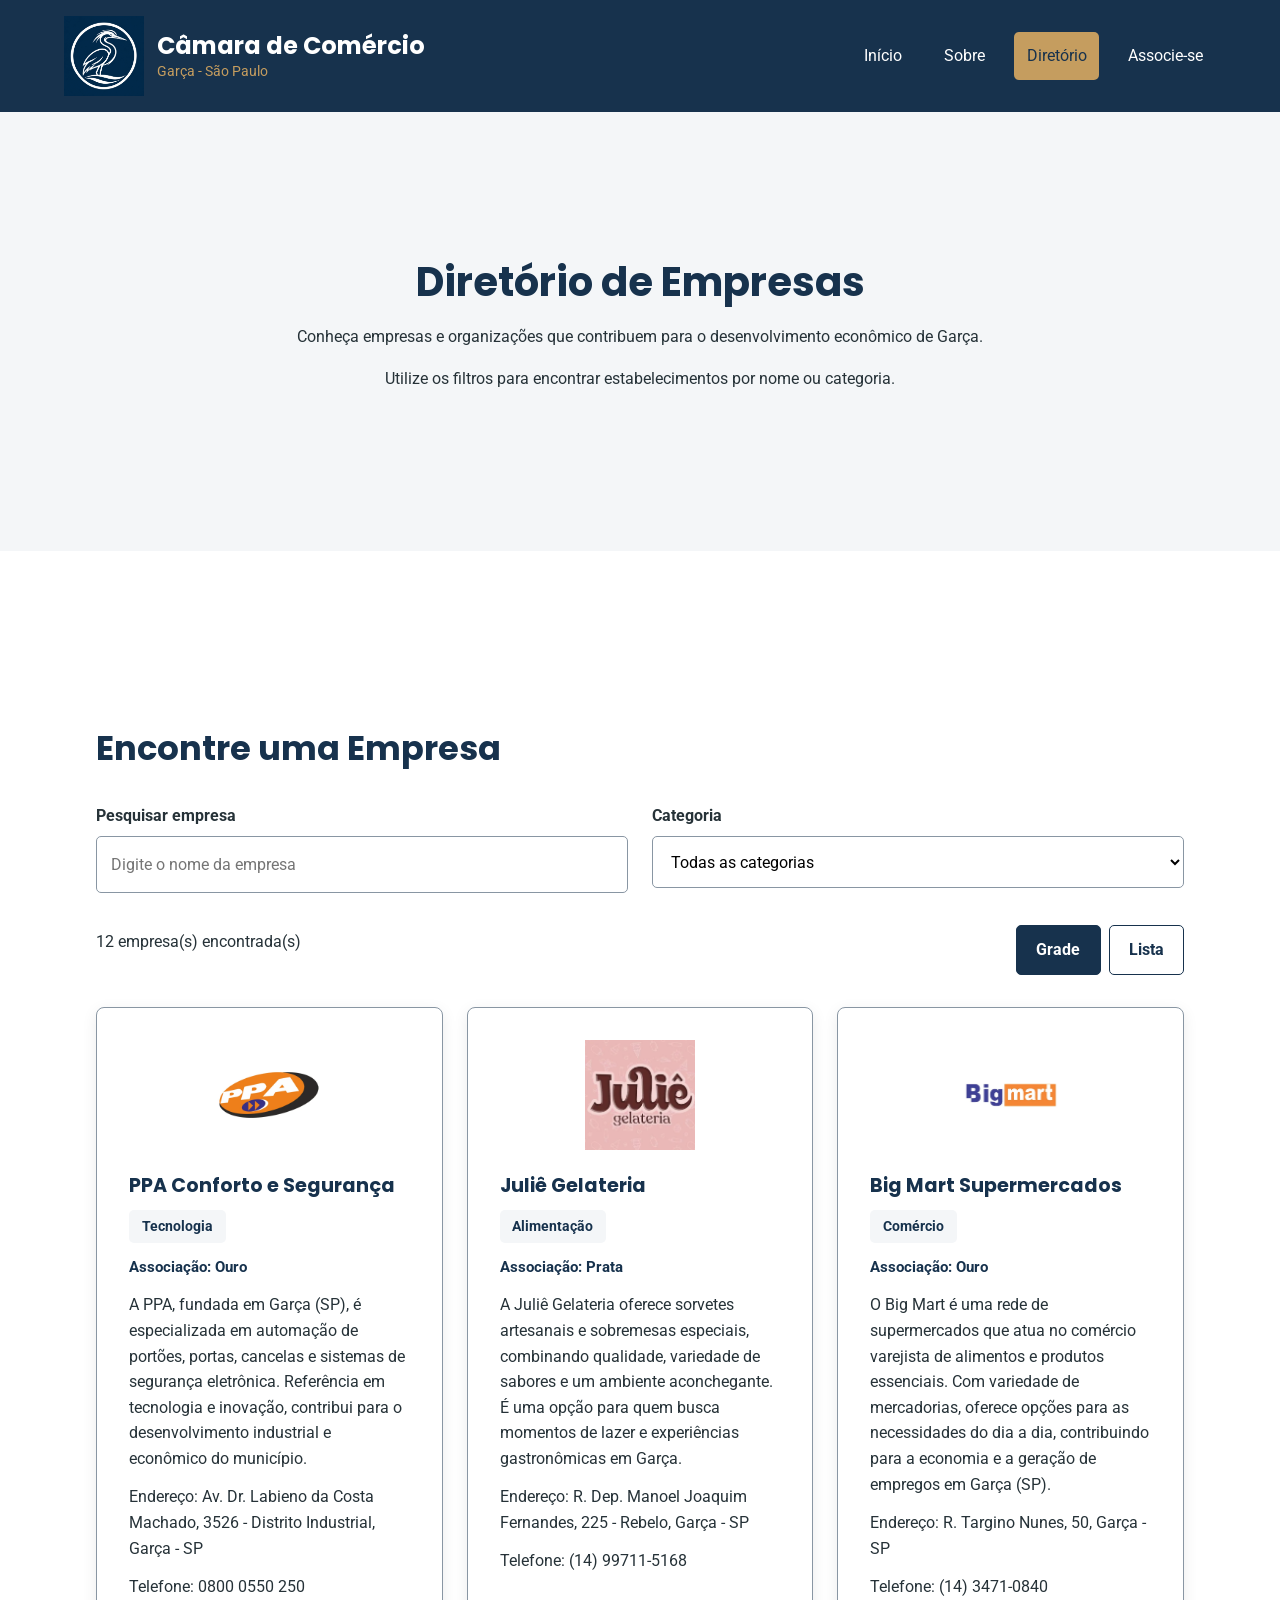
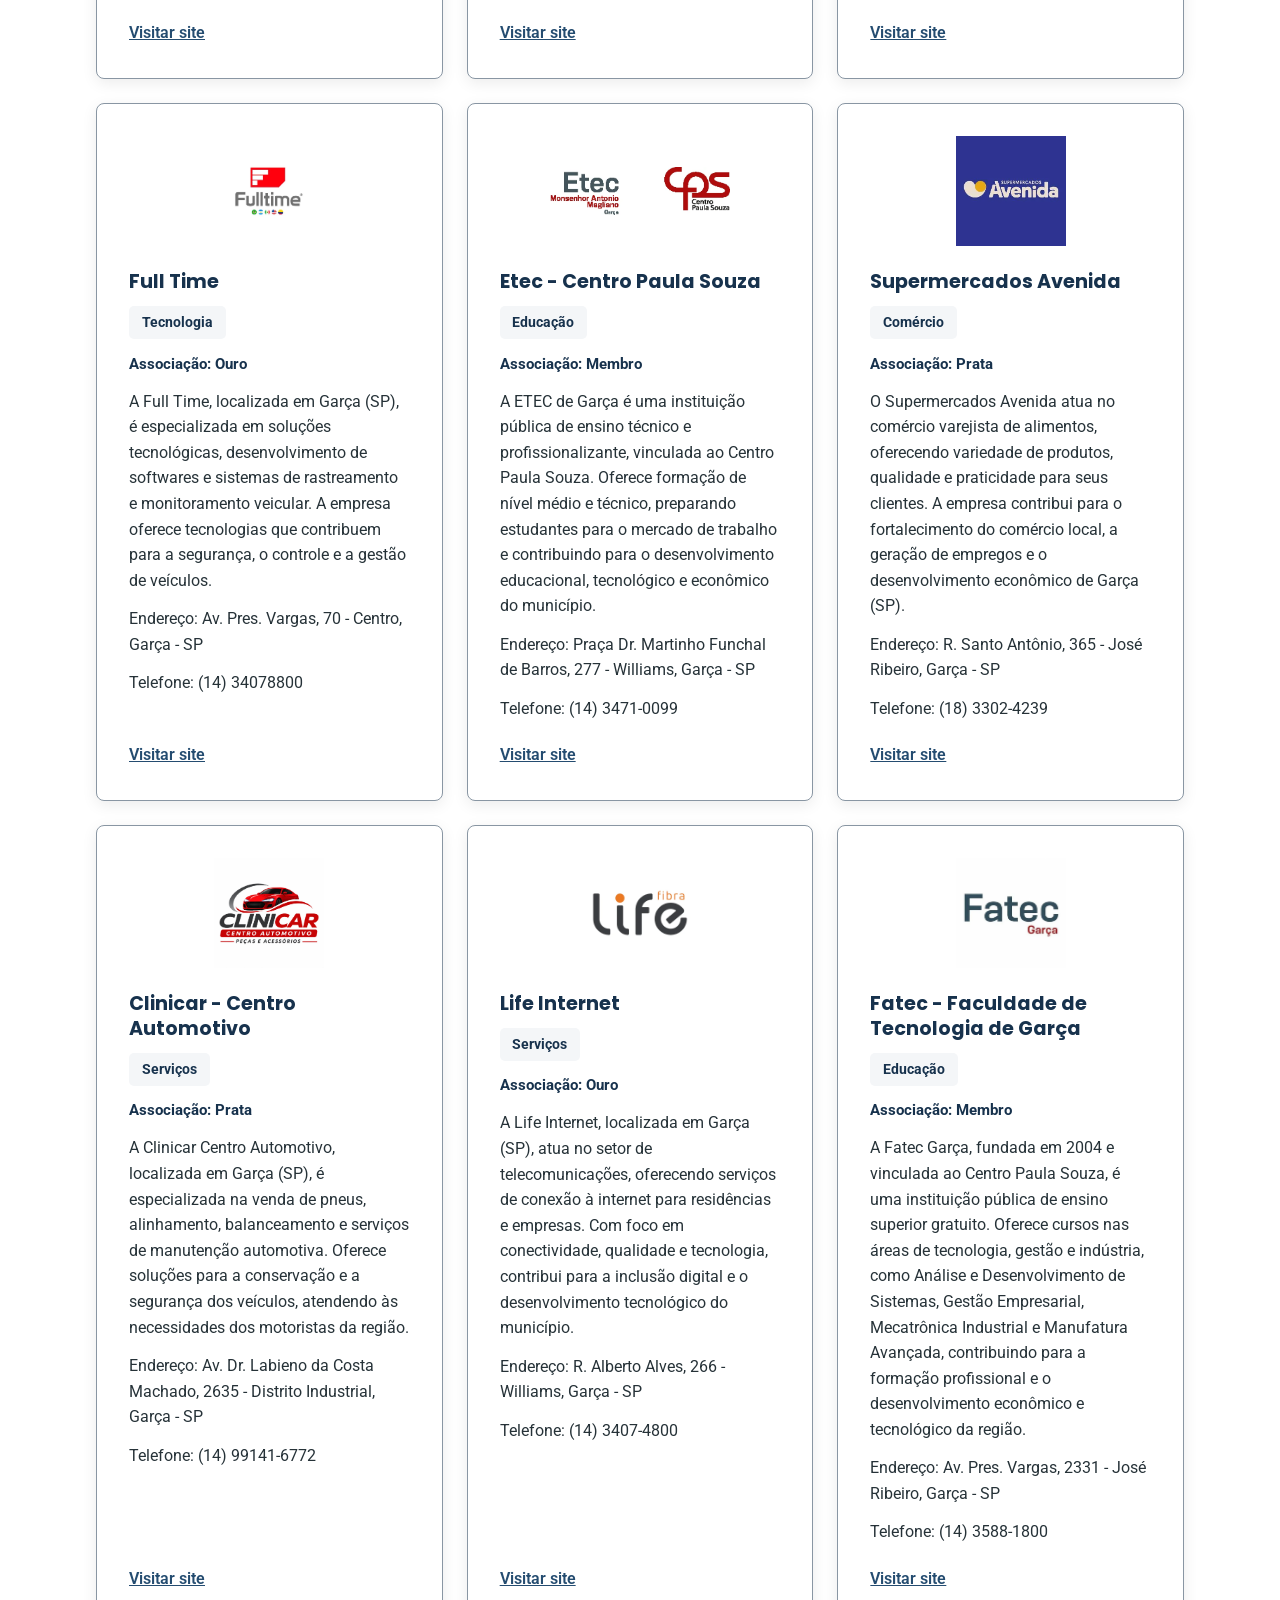
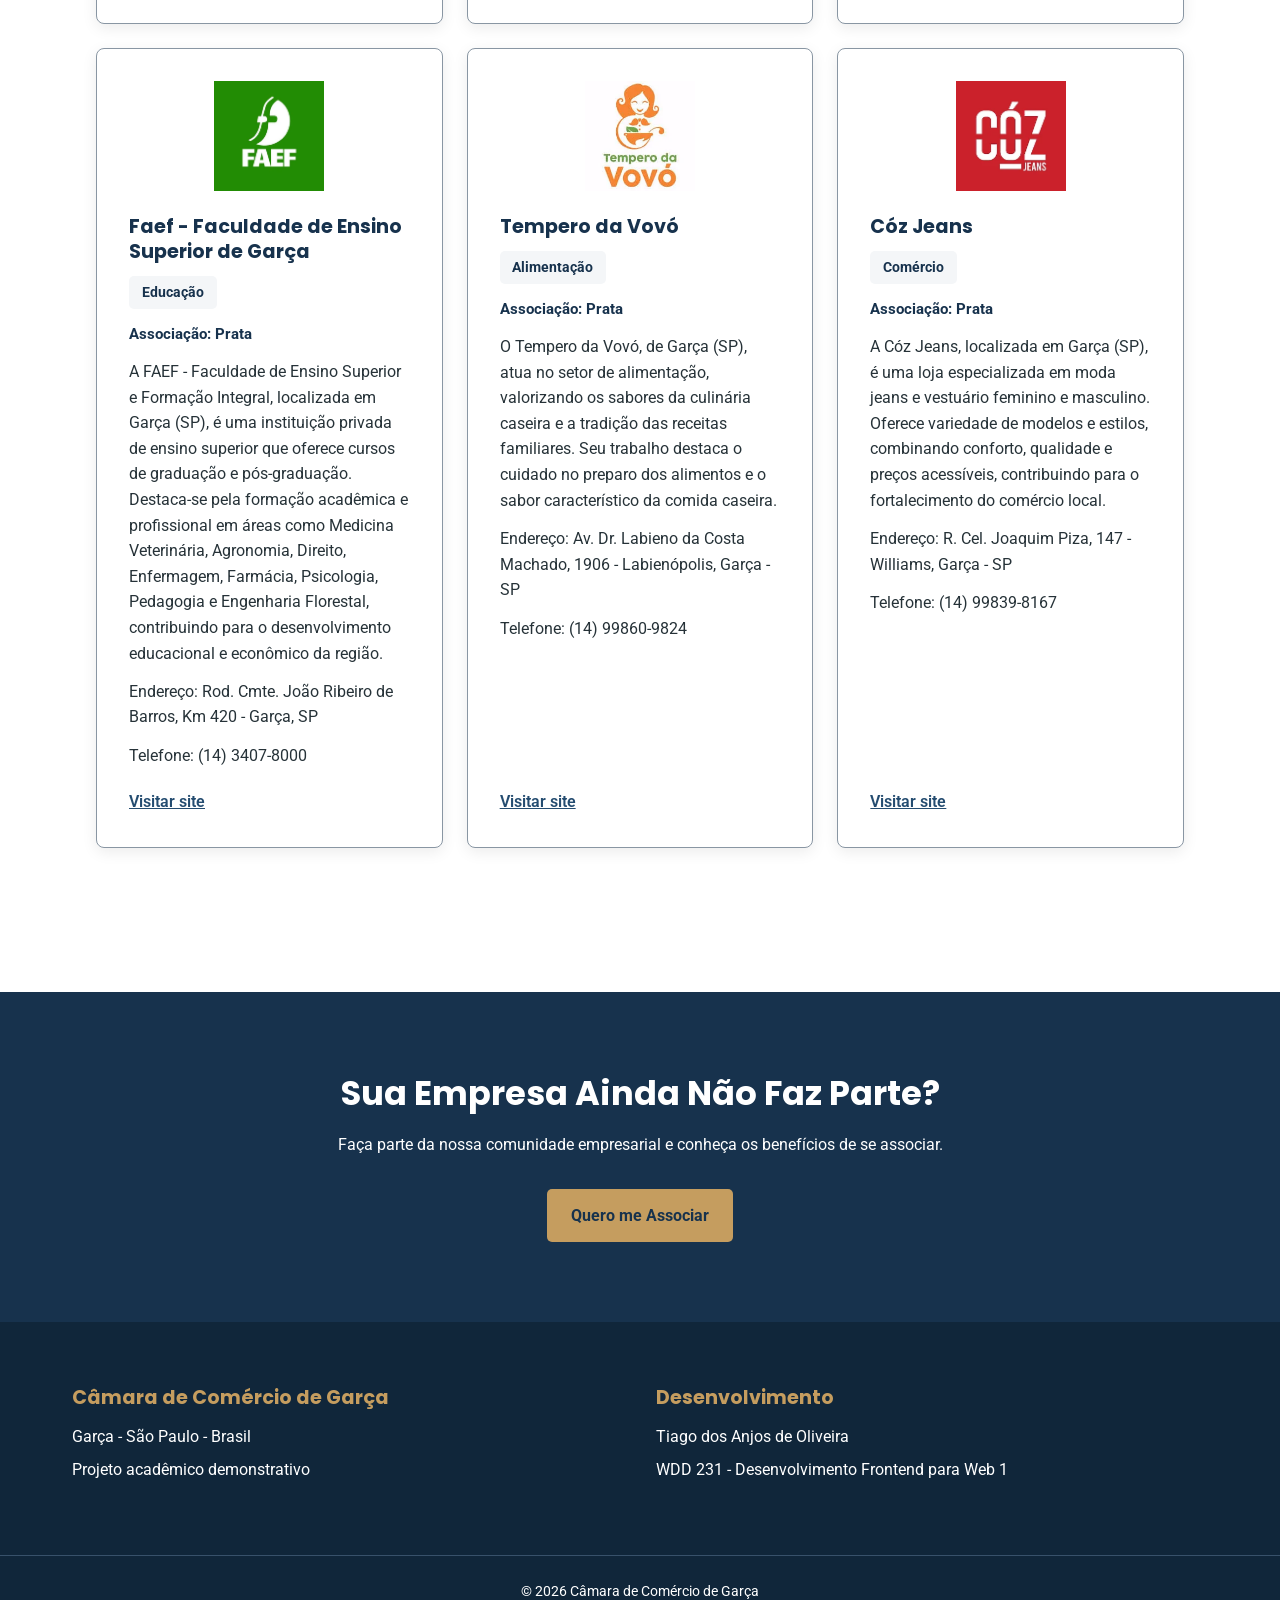
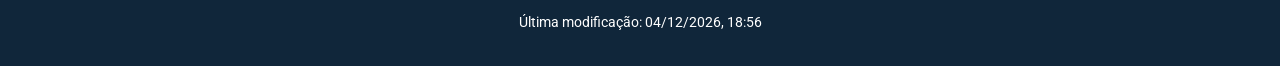
<file: camara/diretorio.html>
<!DOCTYPE html>
<html lang="pt-BR">

<head>
    <meta charset="UTF-8">

    <meta name="viewport"
          content="width=device-width, initial-scale=1.0">

    <!-- METADADOS PRINCIPAIS -->
    <title>Diretório de Empresas | Câmara de Comércio de Garça</title>

    <meta name="description"
          content="Conheça as empresas e organizações associadas à Câmara de Comércio de Garça, São Paulo.">

    <meta name="author"
          content="Tiago dos Anjos de Oliveira">

    <!-- FAVICON -->
    <link rel="icon"
          type="image/webp"
          href="imagens/garca_azul_oti.webp">

    <!-- OPEN GRAPH - FACEBOOK -->
    <meta property="og:type"
          content="website">

    <meta property="og:locale"
          content="pt_BR">

    <meta property="og:title"
          content="Diretório de Empresas | Câmara de Comércio de Garça">

    <meta property="og:description"
          content="Conheça empresas e organizações que contribuem para o desenvolvimento econômico de Garça, São Paulo.">

    <meta property="og:image"
          content="https://anjostiago31.github.io/wdd231/camara/imagens/garca_azul_oti.webp">

    <meta property="og:url"
          content="https://anjostiago31.github.io/wdd231/camara/diretorio.html">

    <!-- GOOGLE FONTS - ROBOTO E POPPINS -->
    <link rel="preconnect"
          href="https://fonts.googleapis.com">

    <link rel="preconnect"
          href="https://fonts.gstatic.com"
          crossorigin>

    <link
        href="https://fonts.googleapis.com/css2?family=Poppins:wght@400;500;600;700&amp;family=Roboto:wght@400;500;700&amp;display=swap"
        rel="stylesheet">

    <!-- CSS -->
    <link rel="stylesheet" href="estilos/reset.css">
    <link rel="stylesheet" href="estilos/base.css">
    <link rel="stylesheet" href="estilos/maior.css">
    <link rel="stylesheet" href="estilos/diretorio.css">

    <!-- JAVASCRIPT -->
    <script src="scripts/menu.js" defer></script>
    <script src="scripts/diretorio.js" defer></script>

</head>

<body>

    <!-- ======================================
         CABEÇALHO
    ======================================= -->

    <header class="cabecalho">

        <div class="identidade">

            <img
                src="imagens/garca_azul_oti.webp"
                alt="Logotipo da Câmara de Comércio de Garça"
                width="80"
                height="80">

            <div>
                <h2>Câmara de Comércio</h2>
                <p>Garça - São Paulo</p>
            </div>

        </div>

        <!-- MENU RESPONSIVO -->
        <button
            id="menu"
            type="button"
            aria-label="Abrir menu de navegação"
            aria-expanded="false"
            aria-controls="navegacao">
            ☰
        </button>

        <!-- NAVEGAÇÃO PRINCIPAL -->
        <nav
            id="navegacao"
            aria-label="Navegação principal">

            <ul>

                <li>
                    <a href="index.html">
                        Início
                    </a>
                </li>

                <li>
                    <a href="sobre.html">
                        Sobre
                    </a>
                </li>

                <li>
                    <a
                        href="diretorio.html"
                        aria-current="page">
                        Diretório
                    </a>
                </li>

                <li>
                    <a href="associacao.html">
                        Associe-se
                    </a>
                </li>

            </ul>

        </nav>

    </header>

    <!-- ======================================
         CONTEÚDO PRINCIPAL
    ======================================= -->

    <main id="conteudo-principal">

        <!-- INTRODUÇÃO -->
        <section
            class="diretorio-introducao"
            aria-labelledby="titulo-diretorio">

            <div class="pagina-conteudo">

                <h1 id="titulo-diretorio">
                    Diretório de Empresas
                </h1>

                <p>
                    Conheça empresas e organizações que contribuem
                    para o desenvolvimento econômico de Garça.
                </p>

                <p>
                    Utilize os filtros para encontrar estabelecimentos
                    por nome ou categoria.
                </p>

            </div>

        </section>

        <!-- ==================================
             PESQUISA E FILTROS
        =================================== -->

        <section
            class="diretorio-pesquisa"
            aria-labelledby="titulo-pesquisa">

            <div class="pagina-conteudo">

                <h2 id="titulo-pesquisa">
                    Encontre uma Empresa
                </h2>

                <div class="filtros-diretorio">

                    <!-- PESQUISA POR NOME -->
                    <div class="campo-pesquisa">

                        <label for="pesquisa-empresa">
                            Pesquisar empresa
                        </label>

                        <input
                            type="search"
                            id="pesquisa-empresa"
                            name="pesquisa-empresa"
                            placeholder="Digite o nome da empresa"
                            autocomplete="off">

                    </div>

                    <!-- FILTRO POR CATEGORIA -->
                    <div class="campo-categoria">

                        <label for="categoria">
                            Categoria
                        </label>

                        <select
                            id="categoria"
                            name="categoria">

                            <option value="todas">
                                Todas as categorias
                            </option>

                            <option value="Comércio">
                                Comércio
                            </option>

                            <option value="Alimentação">
                                Alimentação
                            </option>

                            <option value="Tecnologia">
                                Tecnologia
                            </option>

                            <option value="Serviços">
                                Serviços
                            </option>

                            <option value="Educação">
                                Educação
                            </option>

                        </select>

                    </div>

                </div>

                <!-- ==================================
                     CONTROLES DE VISUALIZAÇÃO
                =================================== -->

                <div class="controles-diretorio">

                    <p
                        id="total-empresas"
                        role="status"
                        aria-live="polite">
                        Carregando empresas...
                    </p>

                    <div
                        class="botoes-visualizacao"
                        role="group"
                        aria-label="Escolher visualização das empresas">

                        <!-- BOTÃO GRADE -->
                        <button
                            type="button"
                            id="visualizar-grade"
                            class="ativo"
                            aria-label="Exibir empresas em grade"
                            aria-pressed="true">
                            Grade
                        </button>

                        <!-- BOTÃO LISTA -->
                        <button
                            type="button"
                            id="visualizar-lista"
                            aria-label="Exibir empresas em lista"
                            aria-pressed="false">
                            Lista
                        </button>

                    </div>

                </div>

                <!-- ==================================
                     LISTAGEM DE EMPRESAS
                =================================== -->

                <div
                    id="lista-empresas"
                    class="empresas-grade">

                    <p>
                        Carregando diretório...
                    </p>

                </div>

            </div>

        </section>

        <!-- ==================================
             DESTAQUE PARA ASSOCIAÇÃO
        =================================== -->

        <section
            class="associacao-destaque"
            aria-labelledby="titulo-associacao">

            <h2 id="titulo-associacao">
                Sua Empresa Ainda Não Faz Parte?
            </h2>

            <p>
                Faça parte da nossa comunidade empresarial
                e conheça os benefícios de se associar.
            </p>

            <a
                href="associacao.html"
                class="botao">
                Quero me Associar
            </a>

        </section>

    </main>

    <!-- ======================================
         RODAPÉ
    ======================================= -->

    <footer>

        <div class="rodape-conteudo">

            <!-- INFORMAÇÕES DA CÂMARA -->
            <div>

                <h3>
                    Câmara de Comércio de Garça
                </h3>

                <p>
                    Garça - São Paulo - Brasil
                </p>

                <p>
                    Projeto acadêmico demonstrativo
                </p>

            </div>

            <!-- INFORMAÇÕES ACADÊMICAS -->
            <div>

                <h3>
                    Desenvolvimento
                </h3>

                <p>
                    Tiago dos Anjos de Oliveira
                </p>

                <p>
                    WDD 231 - Desenvolvimento Frontend para Web 1
                </p>

            </div>

        </div>

        <!-- DIREITOS AUTORAIS E MODIFICAÇÃO -->
        <div class="rodape-final">

            <p>
                &copy;
                <span id="ano-atual"></span>
                Câmara de Comércio de Garça
            </p>

            <p id="ultima-modificacao"></p>

        </div>

    </footer>

</body>
</html>
</file>
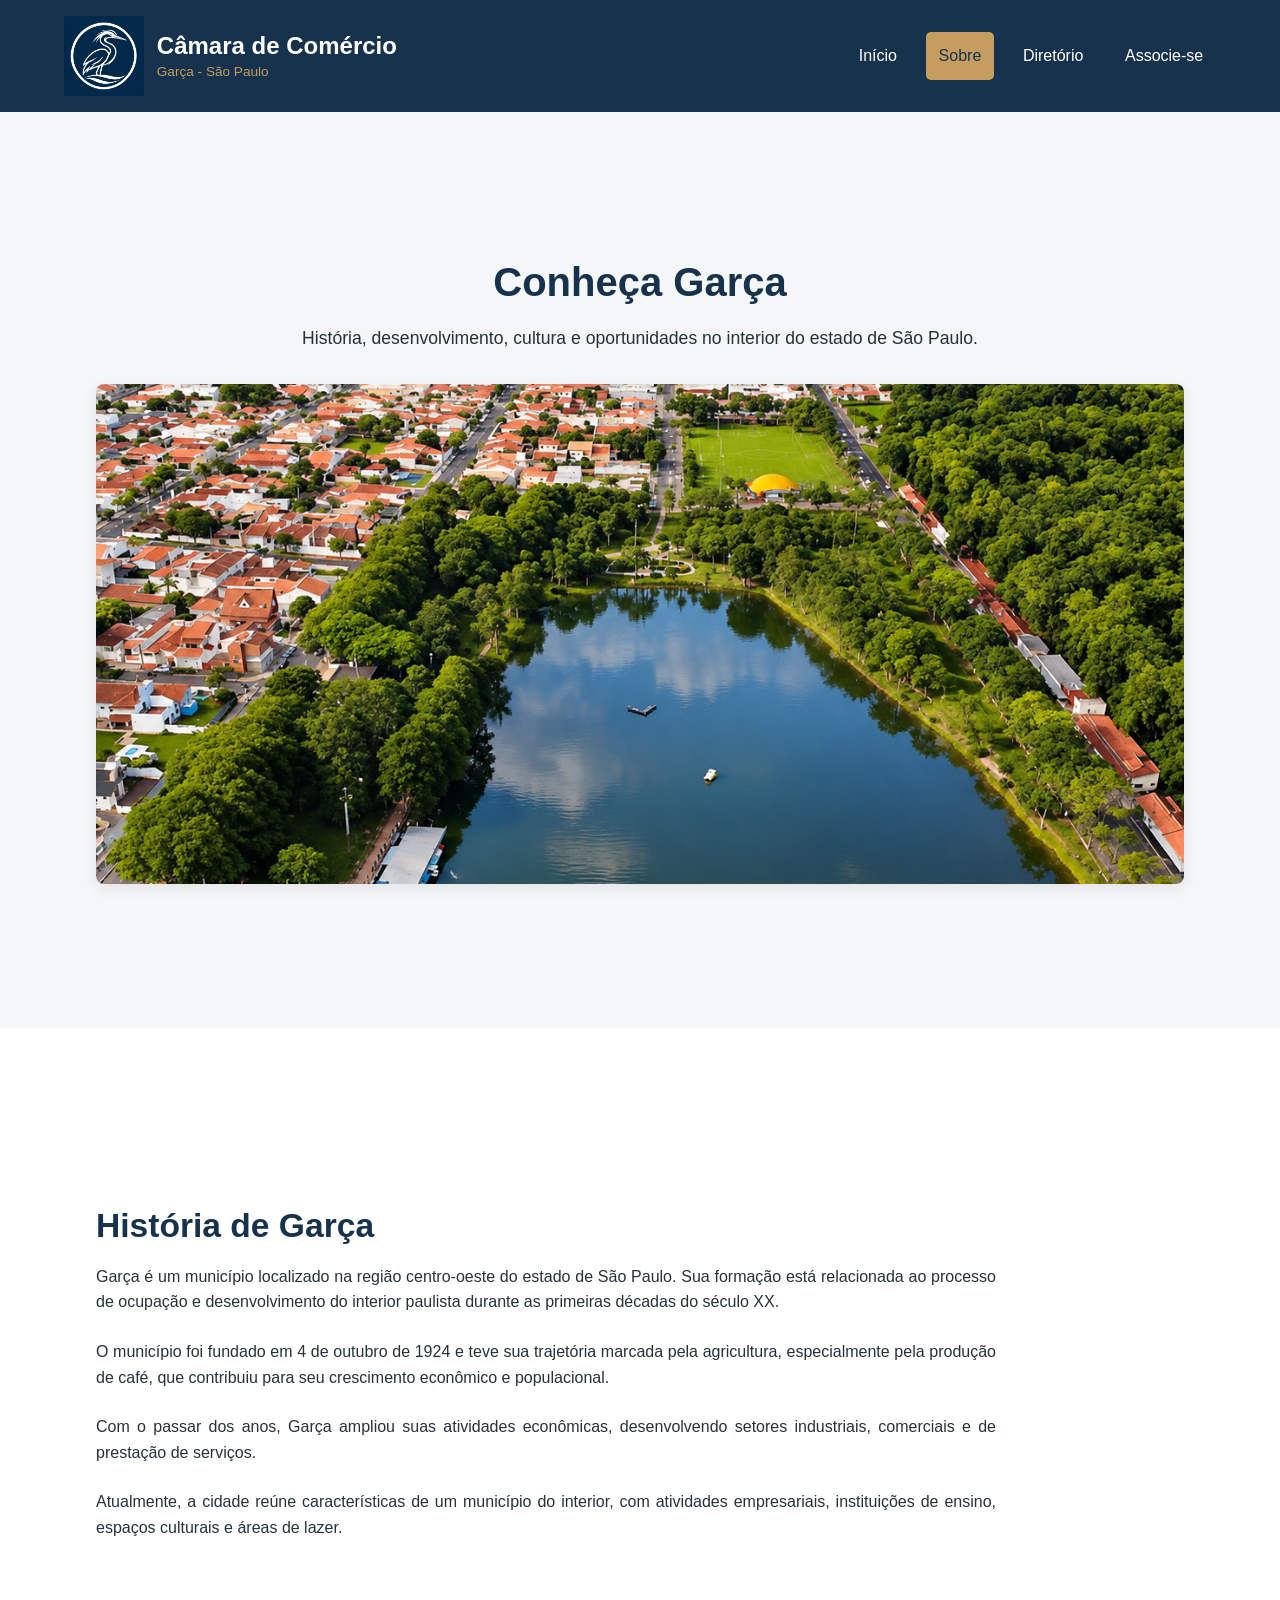
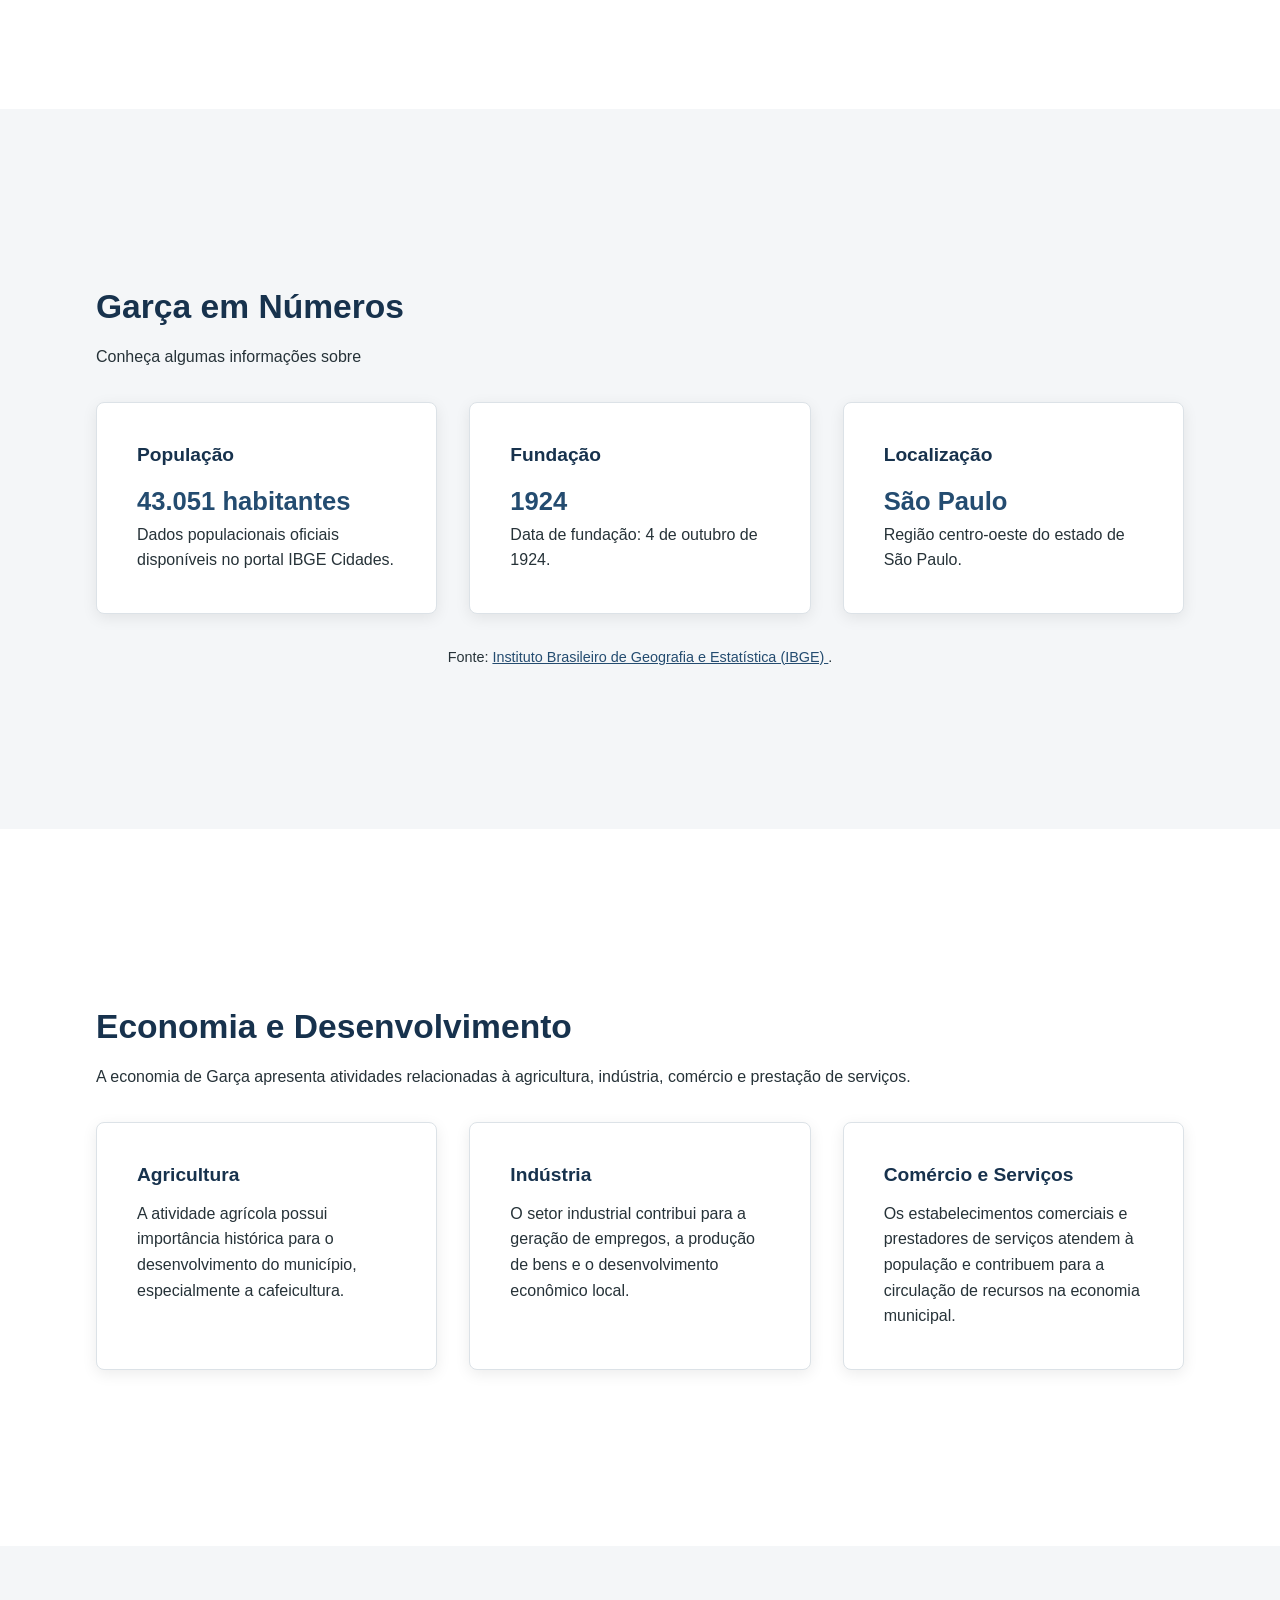
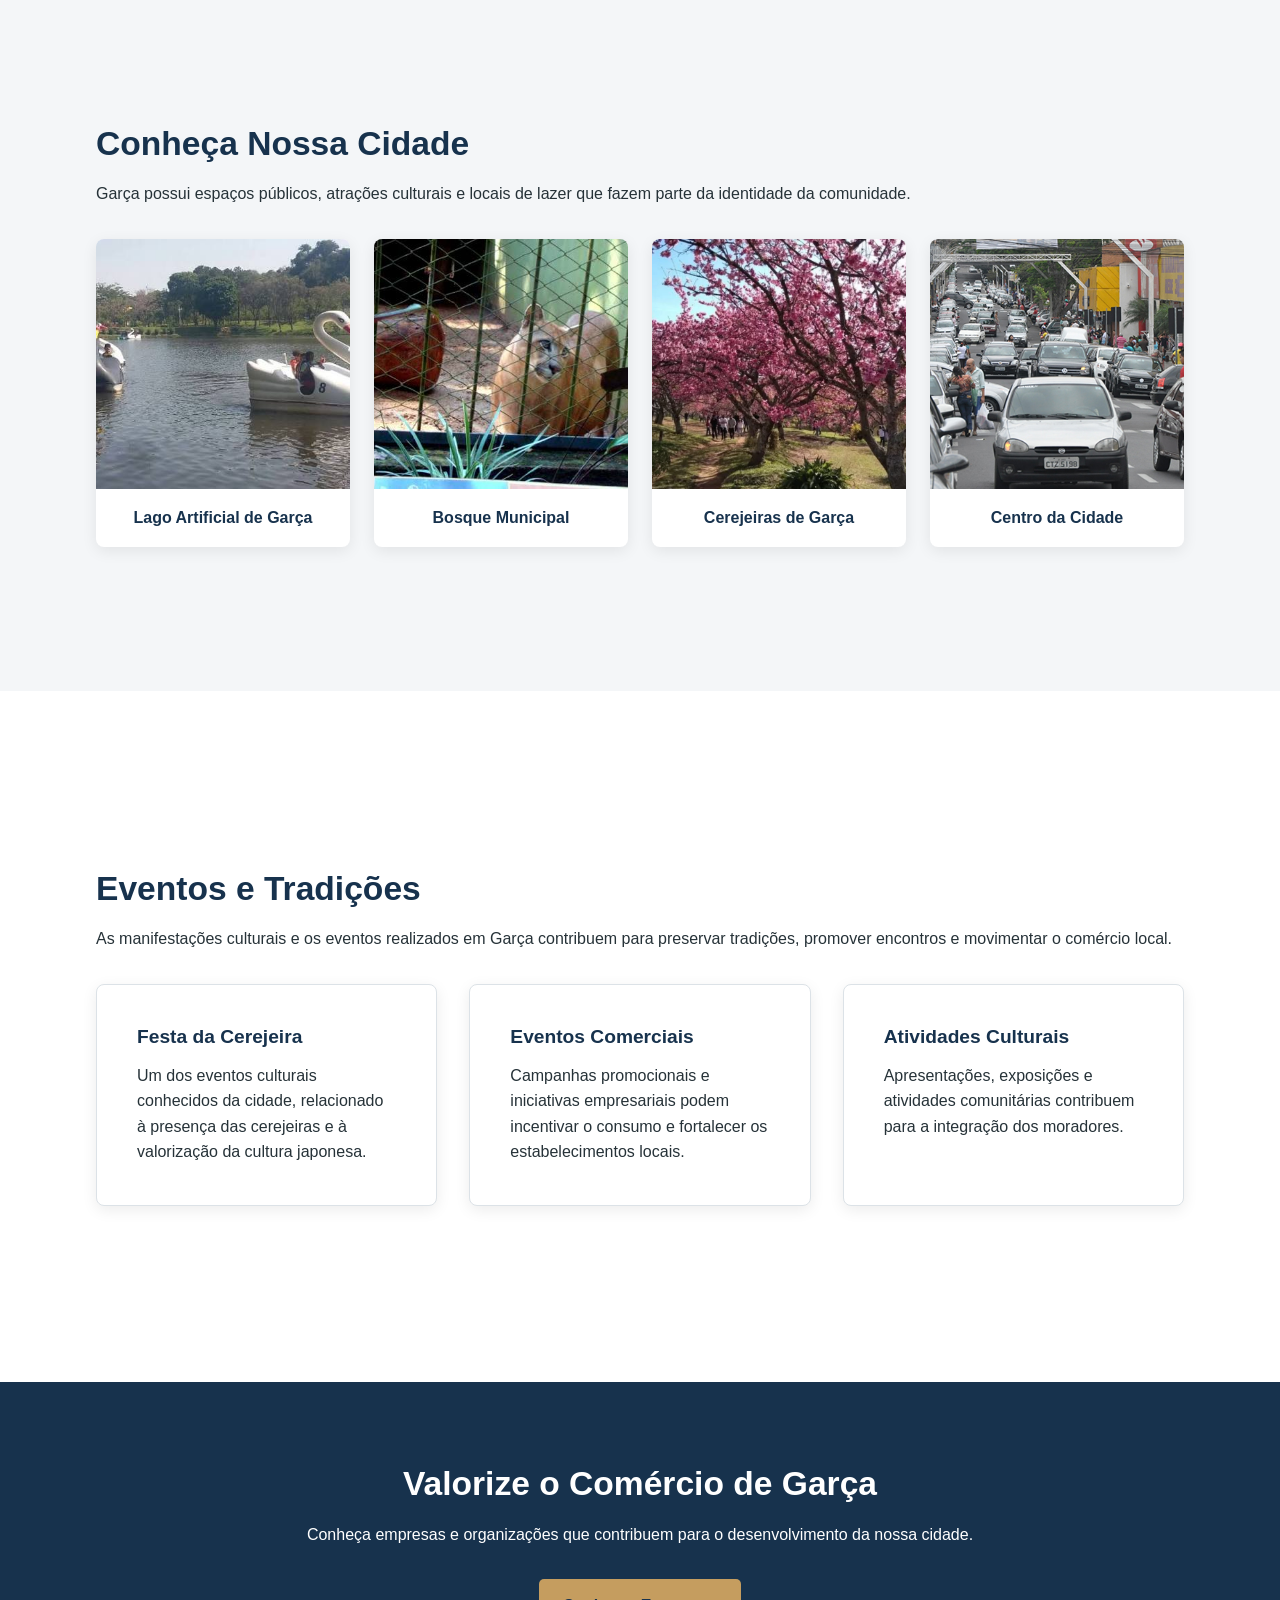
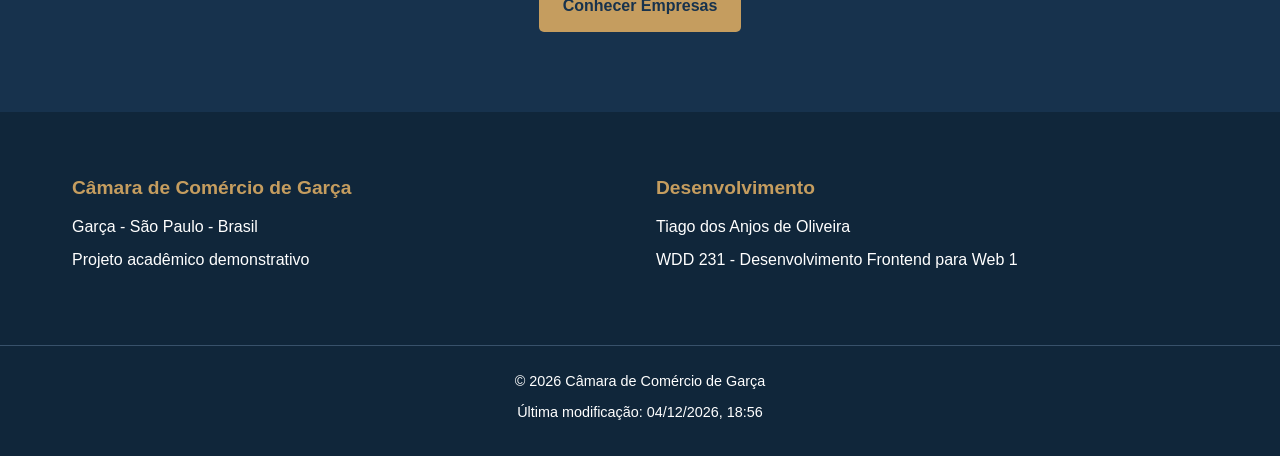
<file: camara/sobre.html>
<!DOCTYPE html>
<html lang="pt-BR">

<head>
    <meta charset="UTF-8">
    <meta name="viewport" content="width=device-width, initial-scale=1.0">

    <meta name="description"
        content="Conheça a história, a economia, a cultura e os principais pontos turísticos de Garça, no interior de São Paulo.">

    <meta name="author" content="Tiago dos Anjos">

    <title>Sobre Garça | Câmara de Comércio</title>

    <link rel="stylesheet" href="estilos/base.css">
    <link rel="stylesheet" href="estilos/maior.css">
    <link rel="stylesheet" href="estilos/sobre.css">

    <script src="scripts/menu.js" defer></script>
</head>

<body>

    <!-- CABEÇALHO -->
    <header class="cabecalho">

        <div class="identidade">

            <img src="imagens/garca_azul_oti.webp"
                 alt="Logotipo da Câmara de Comércio de Garça"
                 width="80"
                 height="80">

            <div>
                <h2>Câmara de Comércio</h2>
                <p>Garça - São Paulo</p>
            </div>

        </div>

        <button id="menu"
                type="button"
                aria-label="Abrir menu de navegação"
                aria-expanded="false"
                aria-controls="navegacao">
            ☰
        </button>

        <nav id="navegacao" aria-label="Navegação principal">

            <ul>
                <li><a href="index.html">Início</a></li>

                <li>
                    <a href="sobre.html" aria-current="page">
                        Sobre
                    </a>
                </li>

                <li><a href="diretorio.html">Diretório</a></li>

                <li><a href="associacao.html">Associe-se</a></li>
            </ul>

        </nav>

    </header>

    <!-- CONTEÚDO PRINCIPAL -->
    <main>

        <!-- APRESENTAÇÃO -->
        <section class="sobre-introducao">

            <div class="pagina-conteudo">

                <h1>Conheça Garça</h1>

                <p class="subtitulo">
                    História, desenvolvimento, cultura e oportunidades
                    no interior do estado de São Paulo.
                </p>

                <img src="imagens/imagem_area.png"
                     alt="Vista panorâmica da cidade de Garça"
                     width="1200"
                     height="600">

            </div>

        </section>

        <!-- HISTÓRIA -->
        <section class="historia">

            <div class="pagina-conteudo">

                <h2>História de Garça</h2>

                <p>
                    Garça é um município localizado na região
                    centro-oeste do estado de São Paulo.
                    Sua formação está relacionada ao processo
                    de ocupação e desenvolvimento do interior
                    paulista durante as primeiras décadas
                    do século XX.
                </p>

                <p>
                    O município foi fundado em 4 de outubro
                    de 1924 e teve sua trajetória marcada
                    pela agricultura, especialmente pela
                    produção de café, que contribuiu para
                    seu crescimento econômico e populacional.
                </p>

                <p>
                    Com o passar dos anos, Garça ampliou suas
                    atividades econômicas, desenvolvendo
                    setores industriais, comerciais e de
                    prestação de serviços.
                </p>

                <p>
                    Atualmente, a cidade reúne características
                    de um município do interior, com atividades
                    empresariais, instituições de ensino,
                    espaços culturais e áreas de lazer.
                </p>

            </div>

        </section>

        <!-- DADOS DEMOGRÁFICOS -->
        <section class="dados-cidade">

            <div class="pagina-conteudo">

                <h2>Garça em Números</h2>

                <p>
                    Conheça algumas informações sobre

                </p>

                <div class="cards">

                    <article class="card">

                        <h3>População</h3>

                        <p class="numero-destaque">
                            43.051 habitantes 
                        </p>

                        <p>
                            Dados populacionais oficiais
                            disponíveis no portal IBGE Cidades.
                        </p>

                    </article>

                    <article class="card">

                        <h3>Fundação</h3>

                        <p class="numero-destaque">
                            1924
                        </p>

                        <p>
                            Data de fundação:
                            4 de outubro de 1924.
                        </p>

                    </article>

                    <article class="card">

                        <h3>Localização</h3>

                        <p class="numero-destaque">
                            São Paulo
                        </p>

                        <p>
                            Região centro-oeste do
                            estado de São Paulo.
                        </p>

                    </article>

                </div>

                <p class="fonte-dados">
                    Fonte:
                    <a href="https://cidades.ibge.gov.br/"
                       target="_blank"
                       rel="noopener noreferrer">
                        Instituto Brasileiro de Geografia
                        e Estatística (IBGE)
                    </a>.
                </p>

            </div>

        </section>

        <!-- ECONOMIA -->
        <section class="economia">

            <div class="pagina-conteudo">

                <h2>Economia e Desenvolvimento</h2>

                <p>
                    A economia de Garça apresenta atividades
                    relacionadas à agricultura, indústria,
                    comércio e prestação de serviços.
                </p>

                <div class="cards">

                    <article class="card">

                        <h3>Agricultura</h3>

                        <p>
                            A atividade agrícola possui
                            importância histórica para
                            o desenvolvimento do município,
                            especialmente a cafeicultura.
                        </p>

                    </article>

                    <article class="card">

                        <h3>Indústria</h3>

                        <p>
                            O setor industrial contribui
                            para a geração de empregos,
                            a produção de bens e o
                            desenvolvimento econômico local.
                        </p>

                    </article>

                    <article class="card">

                        <h3>Comércio e Serviços</h3>

                        <p>
                            Os estabelecimentos comerciais
                            e prestadores de serviços atendem
                            à população e contribuem para
                            a circulação de recursos
                            na economia municipal.
                        </p>

                    </article>

                </div>

            </div>

        </section>

        <!-- PONTOS TURÍSTICOS -->
        <section class="turismo">

            <div class="pagina-conteudo">

                <h2>Conheça Nossa Cidade</h2>

                <p>
                    Garça possui espaços públicos,
                    atrações culturais e locais de lazer
                    que fazem parte da identidade
                    da comunidade.
                </p>

                <div class="galeria">

                    <figure>

                        <img src="imagens/lago_artificial.jpg"
                             alt="Lago Artificial de Garça"
                             loading="lazy"
                             width="600"
                             height="400">

                        <figcaption>
                            Lago Artificial de Garça
                        </figcaption>

                    </figure>

                    <figure>

                        <img src="imagens/foto_bosque.jpg"
                             alt="Área verde do Bosque Municipal de Garça"
                             loading="lazy"
                             width="600"
                             height="400">

                        <figcaption>
                            Bosque Municipal
                        </figcaption>

                    </figure>

                    <figure>

                        <img src="imagens/foto_cerejeiras.webp"
                             alt="Cerejeiras em Garça"
                             loading="lazy"
                             width="600"
                             height="400">

                        <figcaption>
                            Cerejeiras de Garça
                        </figcaption>

                    </figure>

                    <figure>

                        <img src="imagens/centro_garca.jpg"
                             alt="Região central de Garça"
                             loading="lazy"
                             width="600"
                             height="400">

                        <figcaption>
                            Centro da Cidade
                        </figcaption>

                    </figure>

                </div>

            </div>

        </section>

        <!-- EVENTOS -->
        <section class="eventos">

            <div class="pagina-conteudo">

                <h2>Eventos e Tradições</h2>

                <p>
                    As manifestações culturais e os eventos
                    realizados em Garça contribuem para
                    preservar tradições, promover encontros
                    e movimentar o comércio local.
                </p>

                <div class="cards">

                    <article class="card">

                        <h3>Festa da Cerejeira</h3>

                        <p>
                            Um dos eventos culturais conhecidos
                            da cidade, relacionado à presença
                            das cerejeiras e à valorização
                            da cultura japonesa.
                        </p>

                    </article>

                    <article class="card">

                        <h3>Eventos Comerciais</h3>

                        <p>
                            Campanhas promocionais e iniciativas
                            empresariais podem incentivar
                            o consumo e fortalecer
                            os estabelecimentos locais.
                        </p>

                    </article>

                    <article class="card">

                        <h3>Atividades Culturais</h3>

                        <p>
                            Apresentações, exposições e
                            atividades comunitárias contribuem
                            para a integração dos moradores.
                        </p>

                    </article>

                </div>

            </div>

        </section>

        <!-- CHAMADA PARA AÇÃO -->
        <section class="associacao-destaque">

            <h2>Valorize o Comércio de Garça</h2>

            <p>
                Conheça empresas e organizações que contribuem
                para o desenvolvimento da nossa cidade.
            </p>

            <a href="diretorio.html" class="botao">
                Conhecer Empresas
            </a>

        </section>

    </main>

    <!-- RODAPÉ -->
    <footer>

        <div class="rodape-conteudo">

            <div>

                <h3>Câmara de Comércio de Garça</h3>

                <p>Garça - São Paulo - Brasil</p>

                <p>Projeto acadêmico demonstrativo</p>

            </div>

            <div>

                <h3>Desenvolvimento</h3>

                <p>Tiago dos Anjos de Oliveira</p>

                <p>WDD 231 - Desenvolvimento Frontend para Web 1</p>

            </div>

        </div>

        <div class="rodape-final">

            <p>
                &copy; <span id="ano-atual"></span>
                Câmara de Comércio de Garça
            </p>

            <p id="ultima-modificacao"></p>

        </div>

    </footer>

</body>
</html>
</file>
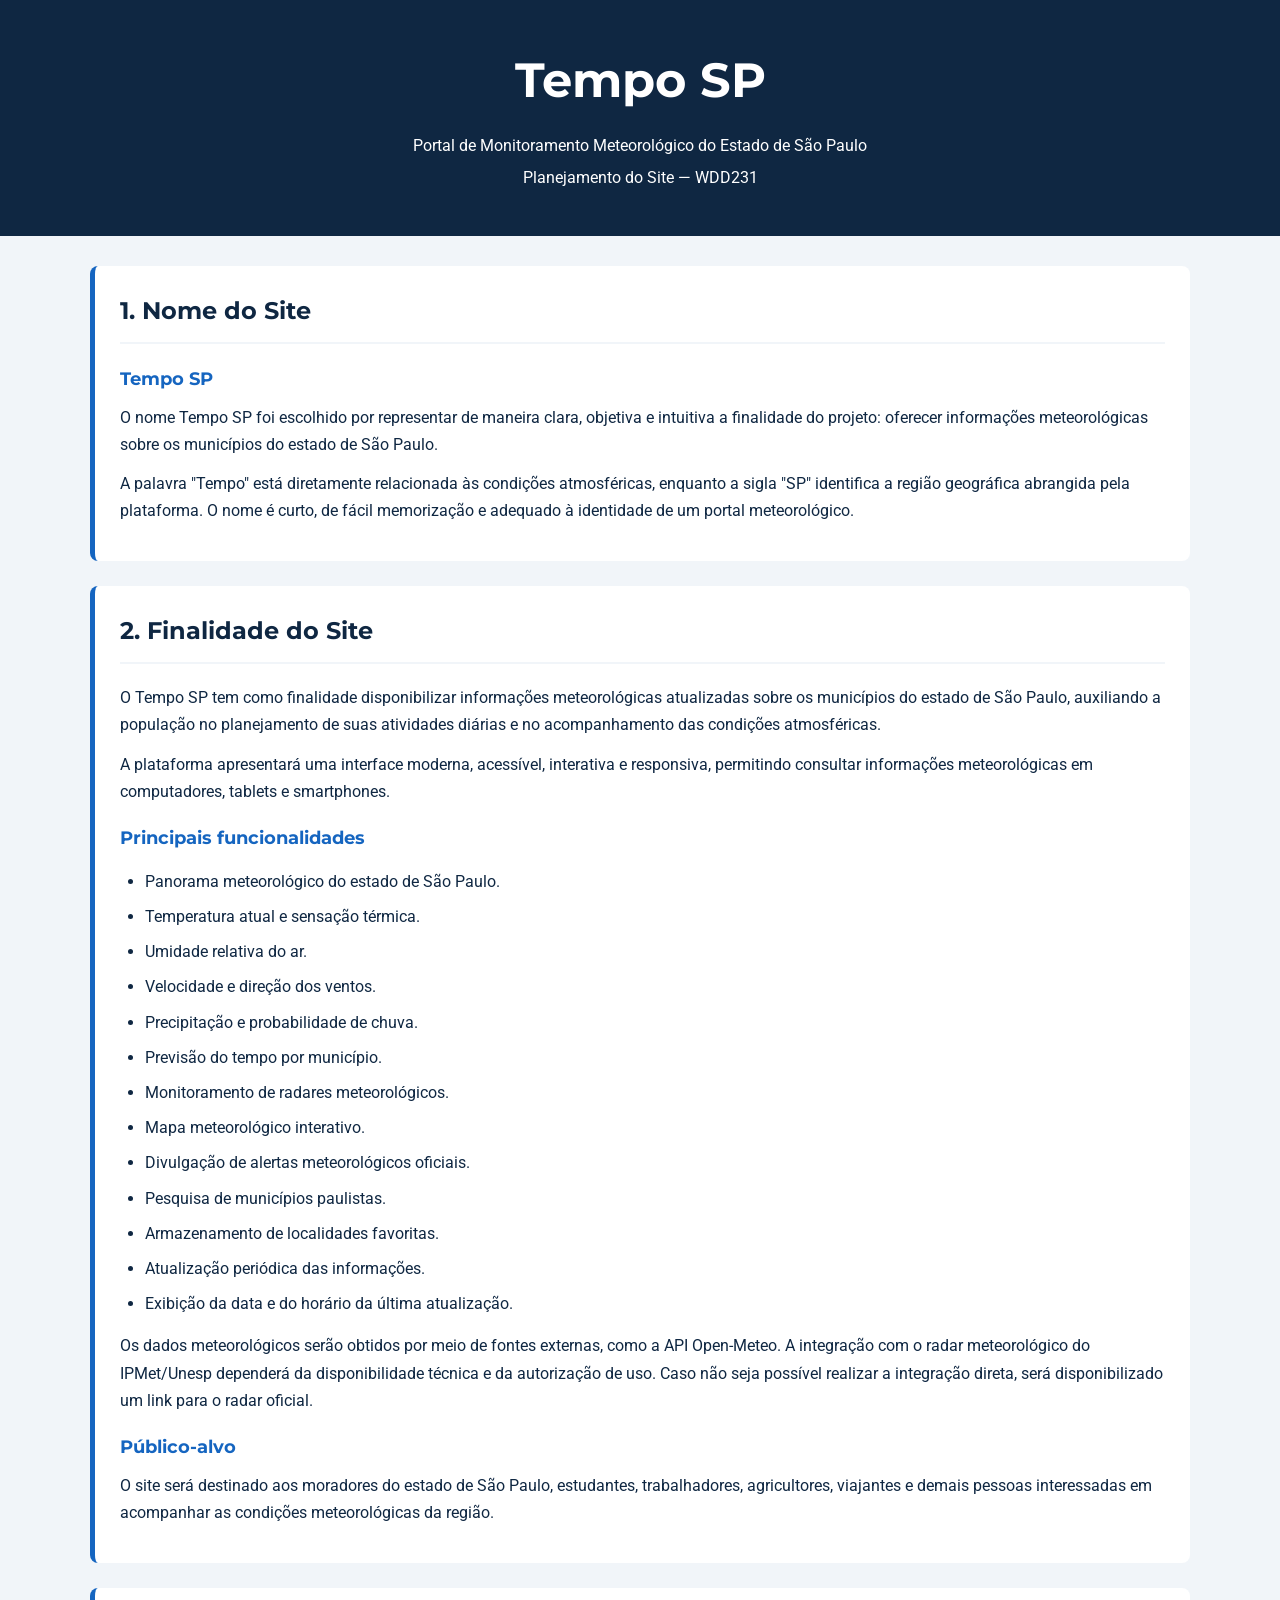
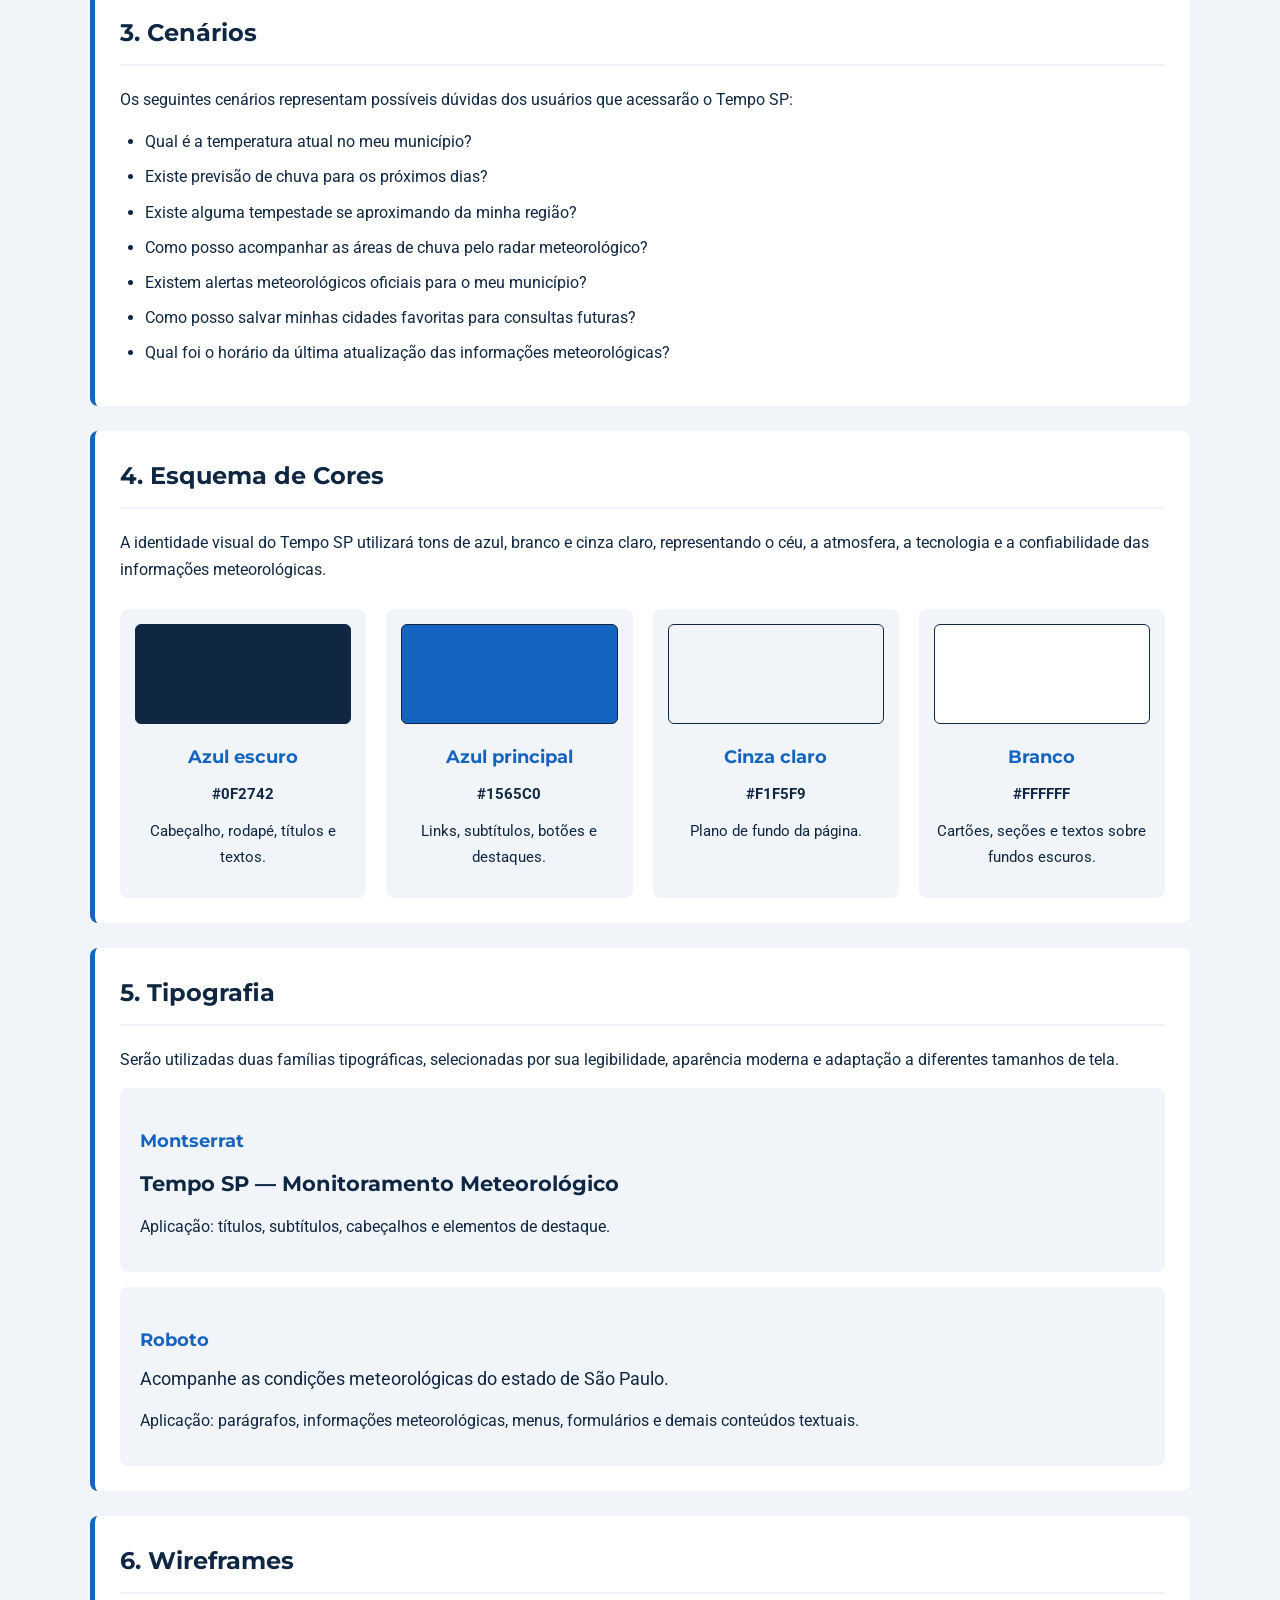
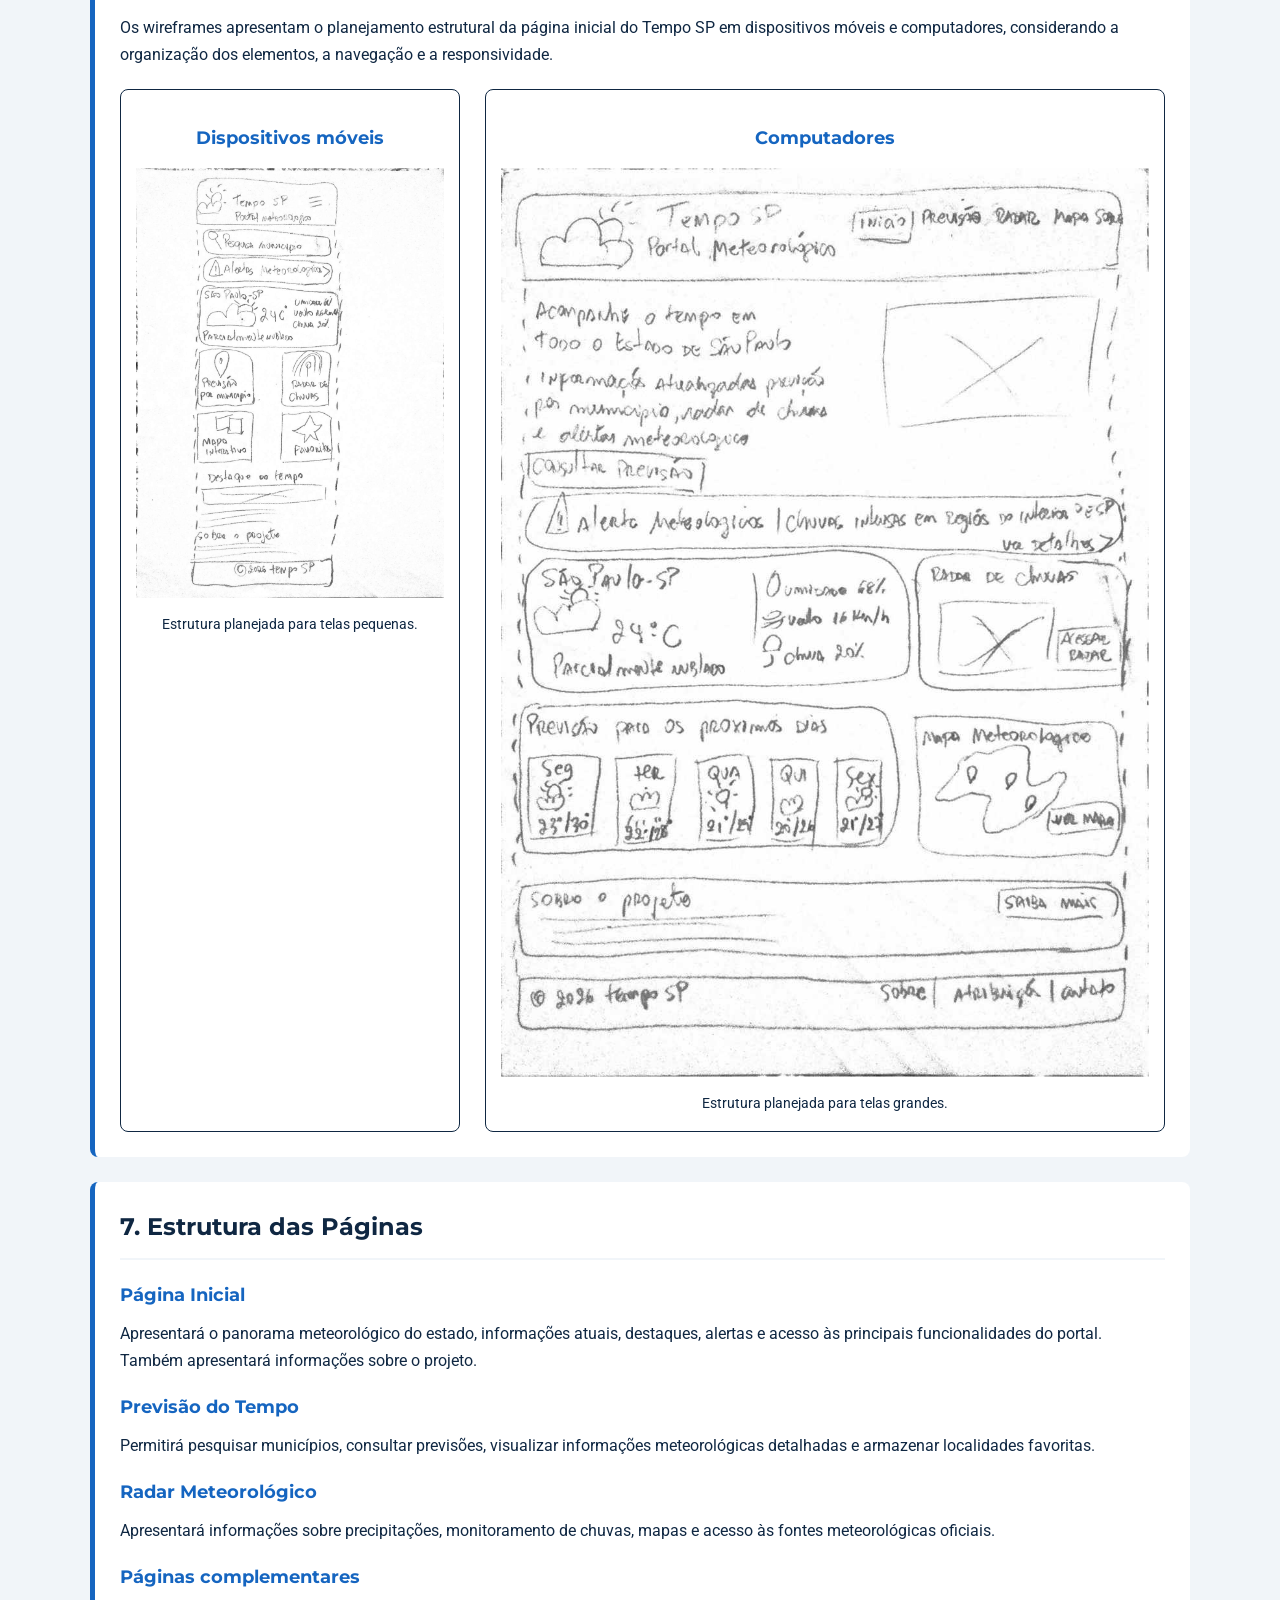
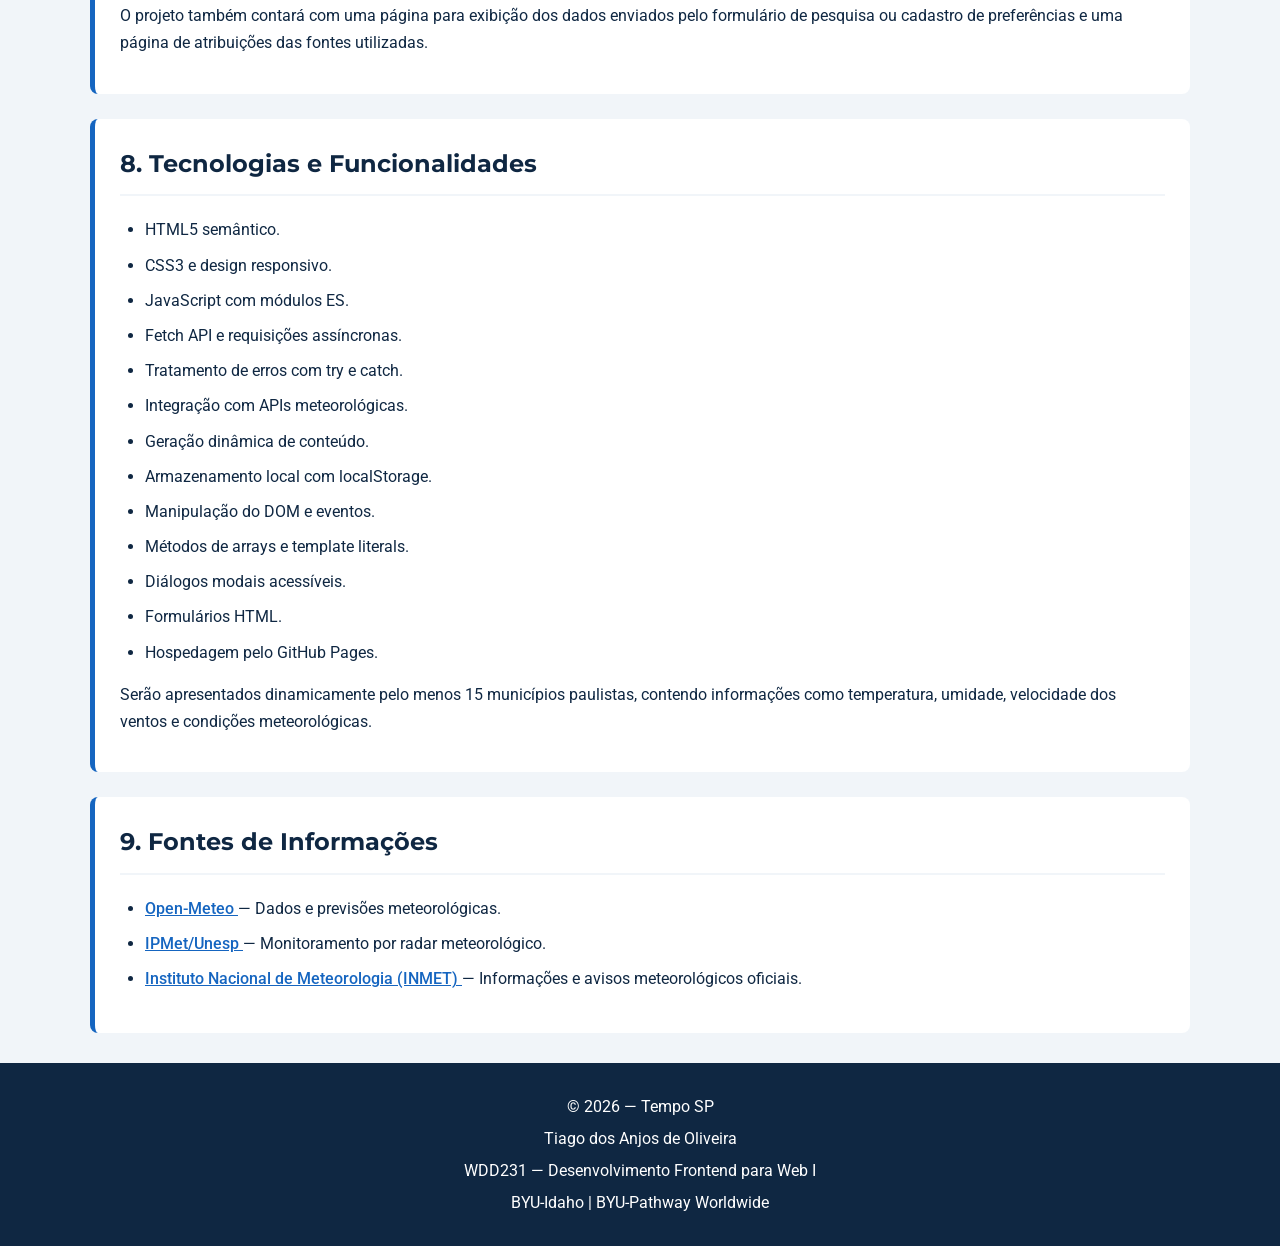
<file: projeto/planejamento.html>
<!DOCTYPE html>
<html lang="pt-BR">
<head>
    <meta charset="UTF-8">
    <meta name="viewport" content="width=device-width, initial-scale=1.0">

    <meta name="description"
        content="Planejamento do site Tempo SP, portal de monitoramento meteorológico do estado de São Paulo.">

    <meta name="author" content="Tiago dos Anjos de Oliveira">

    <title>Tempo SP | Planejamento do Site</title>

    <link rel="preconnect" href="https://fonts.googleapis.com">
    <link rel="preconnect" href="https://fonts.gstatic.com" crossorigin>

    <link href="https://fonts.googleapis.com/css2?family=Montserrat:wght@500;600;700&family=Roboto:wght@400;500;700&display=swap"
        rel="stylesheet">

    <link rel="stylesheet" href="css/planejamento.css">
</head>

<body>

    <header>
        <h1>Tempo SP</h1>
        <p>Portal de Monitoramento Meteorológico do Estado de São Paulo</p>
        <p>Planejamento do Site — WDD231</p>
    </header>

    <main>

        <section>
            <h2>1. Nome do Site</h2>

            <h3>Tempo SP</h3>

            <p>
                O nome Tempo SP foi escolhido por representar de maneira
                clara, objetiva e intuitiva a finalidade do projeto:
                oferecer informações meteorológicas sobre os municípios
                do estado de São Paulo.
            </p>

            <p>
                A palavra "Tempo" está diretamente relacionada às
                condições atmosféricas, enquanto a sigla "SP" identifica
                a região geográfica abrangida pela plataforma.
                O nome é curto, de fácil memorização e adequado à
                identidade de um portal meteorológico.
            </p>
        </section>

        <section>
            <h2>2. Finalidade do Site</h2>

            <p>
                O Tempo SP tem como finalidade disponibilizar informações
                meteorológicas atualizadas sobre os municípios do estado
                de São Paulo, auxiliando a população no planejamento
                de suas atividades diárias e no acompanhamento das
                condições atmosféricas.
            </p>

            <p>
                A plataforma apresentará uma interface moderna,
                acessível, interativa e responsiva, permitindo
                consultar informações meteorológicas em computadores,
                tablets e smartphones.
            </p>

            <h3>Principais funcionalidades</h3>

            <ul>
                <li>Panorama meteorológico do estado de São Paulo.</li>
                <li>Temperatura atual e sensação térmica.</li>
                <li>Umidade relativa do ar.</li>
                <li>Velocidade e direção dos ventos.</li>
                <li>Precipitação e probabilidade de chuva.</li>
                <li>Previsão do tempo por município.</li>
                <li>Monitoramento de radares meteorológicos.</li>
                <li>Mapa meteorológico interativo.</li>
                <li>Divulgação de alertas meteorológicos oficiais.</li>
                <li>Pesquisa de municípios paulistas.</li>
                <li>Armazenamento de localidades favoritas.</li>
                <li>Atualização periódica das informações.</li>
                <li>Exibição da data e do horário da última atualização.</li>
            </ul>

            <p>
                Os dados meteorológicos serão obtidos por meio de
                fontes externas, como a API Open-Meteo. A integração
                com o radar meteorológico do IPMet/Unesp dependerá
                da disponibilidade técnica e da autorização de uso.
                Caso não seja possível realizar a integração direta,
                será disponibilizado um link para o radar oficial.
            </p>

            <h3>Público-alvo</h3>

            <p>
                O site será destinado aos moradores do estado de
                São Paulo, estudantes, trabalhadores, agricultores,
                viajantes e demais pessoas interessadas em acompanhar
                as condições meteorológicas da região.
            </p>
        </section>

        <section>
            <h2>3. Cenários</h2>

            <p>
                Os seguintes cenários representam possíveis dúvidas
                dos usuários que acessarão o Tempo SP:
            </p>

            <ul>
                <li>
                    Qual é a temperatura atual no meu município?
                </li>

                <li>
                    Existe previsão de chuva para os próximos dias?
                </li>

                <li>
                    Existe alguma tempestade se aproximando da minha região?
                </li>

                <li>
                    Como posso acompanhar as áreas de chuva pelo radar
                    meteorológico?
                </li>

                <li>
                    Existem alertas meteorológicos oficiais para
                    o meu município?
                </li>

                <li>
                    Como posso salvar minhas cidades favoritas para
                    consultas futuras?
                </li>

                <li>
                    Qual foi o horário da última atualização das
                    informações meteorológicas?
                </li>
            </ul>
        </section>

        <section>
            <h2>4. Esquema de Cores</h2>

            <p>
                A identidade visual do Tempo SP utilizará tons de
                azul, branco e cinza claro, representando o céu,
                a atmosfera, a tecnologia e a confiabilidade
                das informações meteorológicas.
            </p>

            <div class="paleta">

                <article class="cor">
                    <div class="amostra azul-escuro"></div>
                    <h3>Azul escuro</h3>
                    <p><strong>#0F2742</strong></p>
                    <p>Cabeçalho, rodapé, títulos e textos.</p>
                </article>

                <article class="cor">
                    <div class="amostra azul-principal"></div>
                    <h3>Azul principal</h3>
                    <p><strong>#1565C0</strong></p>
                    <p>Links, subtítulos, botões e destaques.</p>
                </article>

                <article class="cor">
                    <div class="amostra cinza-claro"></div>
                    <h3>Cinza claro</h3>
                    <p><strong>#F1F5F9</strong></p>
                    <p>Plano de fundo da página.</p>
                </article>

                <article class="cor">
                    <div class="amostra branco"></div>
                    <h3>Branco</h3>
                    <p><strong>#FFFFFF</strong></p>
                    <p>Cartões, seções e textos sobre fundos escuros.</p>
                </article>

            </div>
        </section>

        <section>
            <h2>5. Tipografia</h2>

            <p>
                Serão utilizadas duas famílias tipográficas,
                selecionadas por sua legibilidade, aparência moderna
                e adaptação a diferentes tamanhos de tela.
            </p>

            <div class="exemplo-fonte">
                <h3>Montserrat</h3>

                <p class="fonte-montserrat">
                    Tempo SP — Monitoramento Meteorológico
                </p>

                <p>
                    Aplicação: títulos, subtítulos, cabeçalhos
                    e elementos de destaque.
                </p>
            </div>

            <div class="exemplo-fonte">
                <h3>Roboto</h3>

                <p class="fonte-roboto">
                    Acompanhe as condições meteorológicas do
                    estado de São Paulo.
                </p>

                <p>
                    Aplicação: parágrafos, informações meteorológicas,
                    menus, formulários e demais conteúdos textuais.
                </p>
            </div>
        </section>

        <section>
            <h2>6. Wireframes</h2>

            <p>
                Os wireframes apresentam o planejamento estrutural
                da página inicial do Tempo SP em dispositivos móveis
                e computadores, considerando a organização dos
                elementos, a navegação e a responsividade.
            </p>

            <div class="wireframes">

                <figure>
                    <h3>Dispositivos móveis</h3>

                    <img
                        src="imagens/wireframe-mobile.jpg"
                        alt="Esboço da página inicial do Tempo SP para dispositivos móveis."
                        loading="lazy">

                    <figcaption>
                        Estrutura planejada para telas pequenas.
                    </figcaption>
                </figure>

                <figure>
                    <h3>Computadores</h3>

                    <img
                        src="imagens/wireframe-desktop.jpg"
                        alt="Esboço da página inicial do Tempo SP para computadores."
                        loading="lazy">

                    <figcaption>
                        Estrutura planejada para telas grandes.
                    </figcaption>
                </figure>

            </div>
        </section>

        <section>
            <h2>7. Estrutura das Páginas</h2>

            <h3>Página Inicial</h3>

            <p>
                Apresentará o panorama meteorológico do estado,
                informações atuais, destaques, alertas e acesso
                às principais funcionalidades do portal.
                Também apresentará informações sobre o projeto.
            </p>

            <h3>Previsão do Tempo</h3>

            <p>
                Permitirá pesquisar municípios, consultar previsões,
                visualizar informações meteorológicas detalhadas
                e armazenar localidades favoritas.
            </p>

            <h3>Radar Meteorológico</h3>

            <p>
                Apresentará informações sobre precipitações,
                monitoramento de chuvas, mapas e acesso às
                fontes meteorológicas oficiais.
            </p>

            <h3>Páginas complementares</h3>

            <p>
                O projeto também contará com uma página para exibição
                dos dados enviados pelo formulário de pesquisa ou
                cadastro de preferências e uma página de atribuições
                das fontes utilizadas.
            </p>
        </section>

        <section>
            <h2>8. Tecnologias e Funcionalidades</h2>

            <ul>
                <li>HTML5 semântico.</li>
                <li>CSS3 e design responsivo.</li>
                <li>JavaScript com módulos ES.</li>
                <li>Fetch API e requisições assíncronas.</li>
                <li>Tratamento de erros com try e catch.</li>
                <li>Integração com APIs meteorológicas.</li>
                <li>Geração dinâmica de conteúdo.</li>
                <li>Armazenamento local com localStorage.</li>
                <li>Manipulação do DOM e eventos.</li>
                <li>Métodos de arrays e template literals.</li>
                <li>Diálogos modais acessíveis.</li>
                <li>Formulários HTML.</li>
                <li>Hospedagem pelo GitHub Pages.</li>
            </ul>

            <p>
                Serão apresentados dinamicamente pelo menos
                15 municípios paulistas, contendo informações
                como temperatura, umidade, velocidade dos ventos
                e condições meteorológicas.
            </p>
        </section>

        <section>
            <h2>9. Fontes de Informações</h2>

            <ul>
                <li>
                    <a href="https://open-meteo.com/">
                        Open-Meteo
                    </a>
                    — Dados e previsões meteorológicas.
                </li>

                <li>
                    <a href="https://www.ipmetradar.com.br/">
                        IPMet/Unesp
                    </a>
                    — Monitoramento por radar meteorológico.
                </li>

                <li>
                    <a href="https://portal.inmet.gov.br/">
                        Instituto Nacional de Meteorologia (INMET)
                    </a>
                    — Informações e avisos meteorológicos oficiais.
                </li>
            </ul>
        </section>

    </main>

    <footer>
        <p>&copy; 2026 — Tempo SP</p>
        <p>Tiago dos Anjos de Oliveira</p>
        <p>WDD231 — Desenvolvimento Frontend para Web I</p>
        <p>BYU-Idaho | BYU-Pathway Worldwide</p>
    </footer>

</body>
</html>
</file>
<file: estilos/telas_pequenas.css>
/* CORES E CONFIGURAÇÕES */
:root {
    --primaria: #17324d;
    --secundaria: #24577a;
    --destaque: #e8b44b;
    --fundo: #f3f5f7;
    --branco: #ffffff;
    --texto: #25313d;
    --borda: #d9e0e6;
}

* {
    box-sizing: border-box;
}

body {
    margin: 0;
    font-family: "Roboto", sans-serif;
    background: var(--fundo);
    color: var(--texto);
    line-height: 1.6;
}

img {
    max-width: 100%;
    height: auto;
}

/* CABEÇALHO */

.cabecalho {
    display: flex;
    align-items: center;
    justify-content: space-between;
    gap: 1rem;
    padding: 1rem;
    background: var(--primaria);
    color: var(--branco);
}

.identidade {
    display: flex;
    align-items: center;
    gap: 0.8rem;
}

.identidade img {
    width: 50px;
    height: 50px;
}

.identidade span {
    font-size: 1.2rem;
    font-weight: 700;
}

.menu-hamburguer {
    background: transparent;
    border: 1px solid var(--branco);
    border-radius: 5px;
    color: var(--branco);
    font-size: 1.6rem;
    padding: 0.2rem 0.7rem;
    cursor: pointer;
}

/* NAVEGAÇÃO */

.navegacao {
    display: none;
    background: var(--secundaria);
    color: var(--branco);
}

.navegacao.aberto {
    display: flex;
    flex-direction: column;
}

.navegacao a {
    display: block;
    padding: 0.9rem;
    color: var(--branco);
    text-align: center;
    text-decoration: none;
    font-weight: 500;
}

.navegacao a:hover,
.navegacao a:focus-visible {
    background: var(--primaria);
    color: var(--destaque);
}

.navegacao .ativo {
    background: var(--primaria);
    border-bottom: 3px solid var(--destaque);
}

/* CONTEÚDO PRINCIPAL */

main {
    width: 100%;
    max-width: 1200px;
    margin: 0 auto;
    padding: 1rem;
}

h1 {
    margin: 0 0 1.2rem;
    font-size: 1.8rem;
    color: var(--primaria);
}

.conteudo-principal {
    display: grid;
    grid-template-columns: 1fr;
    gap: 1.2rem;
}

/* CARTÕES */

.cartao {
    margin-bottom: 1.2rem;
    background: var(--branco);
    border: 1px solid var(--borda);
    border-radius: 8px;
    overflow: hidden;
    box-shadow: 0 3px 10px rgb(0 0 0 / 6%);
}

.cartao h2 {
    margin: 0;
    padding: 0.8rem 1rem;
    background: var(--primaria);
    color: var(--branco);
    font-size: 1.2rem;
    text-align: center;
}

.conteudo-cartao {
    padding: 1.2rem;
}

.conteudo-cartao p {
    margin: 0 0 1rem;
}

.conteudo-cartao p:last-child {
    margin-bottom: 0;
}

/* IMAGEM DA CIDADE */

.cidade figure {
    margin: 0;
    text-align: center;
}

.cidade img {
    display: block;
    width: 100%;
    height: auto;
    border-radius: 5px;
}

.cidade figcaption {
    margin-top: 0.7rem;
    font-size: 0.9rem;
    color: #505b65;
}

/* CERTIFICADO */

.certificado {
    padding-bottom: 1.2rem;
}

.filtros {
    display: flex;
    justify-content: center;
    flex-wrap: wrap;
    gap: 0.7rem;
    padding: 1.2rem;
}

.filtros button {
    min-width: 80px;
    padding: 0.7rem 1rem;
    border: 0;
    border-radius: 5px;
    background: var(--secundaria);
    color: var(--branco);
    font: inherit;
    font-weight: 500;
    cursor: pointer;
}

.filtros button:hover,
.filtros button:focus-visible {
    background: var(--primaria);
}

.filtros button.selecionado {
    background: var(--primaria);
    outline: 2px solid var(--destaque);
    outline-offset: 2px;
}

/* LISTA DE CURSOS */

.lista-cursos {
    display: grid;
    grid-template-columns: 1fr;
    gap: 0.8rem;
    padding: 0 1.2rem;
}

.curso {
    padding: 0.9rem;
    border: 1px solid var(--borda);
    border-radius: 5px;
    background: #e8edf2;
    text-align: center;
    font-weight: 700;
}

.curso.concluido {
    background: #d4edda;
    border-color: #8ac69a;
    color: #174b2b;
}

#total-creditos {
    margin: 1.2rem 1rem 0;
    text-align: center;
    font-weight: 700;
}

/* RODAPÉ*/

footer {
    padding: 1.5rem 1rem;
    background: var(--primaria);
    color: var(--branco);
    text-align: center;
}

/* ÍCONES DAS REDES SOCIAIS */

.redes-sociais {
    display: flex;
    justify-content: center;
    align-items: center;
    flex-wrap: wrap;
    gap: 1.5rem;
    margin-bottom: 1rem;
}

.redes-sociais a {
    display: inline-flex;
    justify-content: center;
    align-items: center;
    width: 48px;
    height: 48px;
    border-radius: 50%;
    background: var(--branco);
    color: var(--primaria);
    text-decoration: none;
    transition: transform 0.2s ease, background 0.2s ease;
}

.redes-sociais img {
    display: block;
    width: 28px;
    height: 28px;
    object-fit: contain;
}

.redes-sociais a:hover {
    transform: translateY(-3px);
    background: var(--destaque);
}

.redes-sociais a:focus-visible {
    outline: 3px solid var(--destaque);
    outline-offset: 3px;
}

footer p {
    margin: 0.5rem 0;
}

#ultimaModificacao {
    color: #f2cd7a;
    font-size: 0.9rem;
}

/* ACESSIBILIDADE */

button:focus-visible,
a:focus-visible {
    outline: 3px solid var(--destaque);
    outline-offset: 3px;
}

@media (prefers-reduced-motion: reduce) {
    .redes-sociais a {
        transition: none;
    }

    .redes-sociais a:hover {
        transform: none;
    }
}

/*APRESENTAÇÃO PESSOAL*/

.apresentacao-pessoal {
    display: flex;
    flex-direction: column;
    align-items: center;
    gap: 1.5rem;
}

.foto-perfil {
    display: block;
    width: 180px;
    height: 180px;
    object-fit: cover;
    border-radius: 50%;
    border: 4px solid var(--primaria);
    box-shadow: 0 4px 12px rgb(0 0 0 / 15%);
    flex-shrink: 0;
}

.texto-apresentacao {
    width: 100%;
    min-width: 0;
}

.texto-apresentacao h3 {
    margin: 0 0 1rem;
    color: var(--primaria);
    font-size: 1.3rem;
}

.texto-apresentacao p {
    margin: 0 0 0.8rem;
    line-height: 1.6;
    text-align: left;
}

/*CLIMA EM GARÇA*/

.clima {
    margin-top: 1.5rem;
    padding: 1.2rem;
    background: #edf4f8;
    border: 1px solid var(--borda);
    border-radius: 8px;
    text-align: center;
}

.clima h3 {
    margin: 0 0 0.8rem;
    color: var(--primaria);
    font-size: 1.2rem;
}

.temperatura {
    margin: 0.5rem 0;
    color: var(--primaria);
    font-size: 2.5rem;
    font-weight: 700;
}

.detalhes-clima {
    display: flex;
    flex-wrap: wrap;
    justify-content: center;
    gap: 0.5rem 1.5rem;
    margin-top: 1rem;
}

.detalhes-clima p {
    margin: 0;
    font-size: 0.9rem;
}

.atualizacao {
    margin: 1rem 0 0;
    color: #505b65;
    font-size: 0.8rem;
}
</file>
<file: estilos/telas_grandes.css>
@media screen and (min-width: 768px) {

    /* CABEÇALHO */

    .cabecalho {
        padding: 1.2rem 3rem;
    }

    .identidade span {
        font-size: 1.5rem;
    }

    .menu-hamburguer {
        display: none;
    }

    /* NAVEGAÇÃO */

    .navegacao,
    .navegacao.aberto {
        display: flex;
        flex-direction: row;
        justify-content: center;
        gap: 1rem;
    }

    .navegacao a {
        padding: 1rem 1.5rem;
    }

    /* CONTEÚDO */

    main {
        padding: 2rem;
    }

    h1 {
        font-size: 2rem;
    }

    .conteudo-principal {
        grid-template-columns: 2fr 1fr;
        align-items: stretch;
    }

    .conteudo-principal .cartao {
        height: 100%;
    }

    /* CERTIFICADO */

    .lista-cursos {
        grid-template-columns: repeat(3, 1fr);
    }

    .filtros {
        gap: 1rem;
    }

    .filtros button {
        min-width: 120px;
    }

    /* RODAPÉ */

    footer {
        padding: 2rem;
    }
}

@media screen and (min-width: 1100px) {

    .cabecalho {
        padding-left: max(3rem, calc((100% - 1200px) / 2));
        padding-right: max(3rem, calc((100% - 1200px) / 2));
    }

    .conteudo-principal {
        grid-template-columns: 1.8fr 1fr;
    }

    .lista-cursos {
        gap: 1rem;
    }

    .curso {
        padding: 1.2rem;
    }
}

/* APRESENTAÇÃO PESSOAL - TELAS GRANDES*/

@media screen and (min-width: 768px) {

    .apresentacao-pessoal {
        flex-direction: row;
        align-items: flex-start;
        gap: 1.5rem;
    }

    .foto-perfil {
        width: 150px;
        height: 150px;
    }

    .texto-apresentacao {
        flex: 1;
        min-width: 0;
    }

}
</file>
<file: camara/estilos/base.css>
/* Câmara de Comércio de Garça | base.css | Mobile First */

/* VARIÁVEIS */
:root {
    --azul-principal: #17324d;
    --azul-secundario: #244c70;
    --dourado: #c59d5f;
    --dourado-escuro: #8b642e;
    --branco: #ffffff;
    --cinza-claro: #f4f6f8;
    --cinza-medio: #dce2e7;
    --cinza-escuro: #263238;
    --azul-rodape: #10263a;
    --azul-borda-rodape: #38516a;
    --azul-aviso: #e8f0f7;
    --cinza-borda-formulario: #8996a3;
    --dourado-hover: #e0b979;
    --vermelho-temperatura: #a12b21;
    --verde-confirmacao: #176b32;
    --verde-claro-confirmacao: #e3f4e6;
    --fonte-principal: "Roboto", Arial, Helvetica, sans-serif;
    --fonte-titulos: "Poppins", Arial, Helvetica, sans-serif;
    --sombra: 0 4px 15px rgba(0, 0, 0, 0.08);
    --borda: 8px;
}

/* RESET */
* {
    margin: 0;
    padding: 0;
    box-sizing: border-box;
}

html {
    scroll-behavior: smooth;
}

body {
    font-family: var(--fonte-principal);
    background: var(--branco);
    color: var(--cinza-escuro);
    line-height: 1.6;
}

img {
    max-width: 100%;
    height: auto;
    display: block;
}

a {
    text-decoration: none;
    color: inherit;
}

button,
input,
select,
textarea {
    font: inherit;
}

button {
    cursor: pointer;
}

/* TIPOGRAFIA */
h1,
h2,
h3 {
    font-family: var(--fonte-titulos);
    line-height: 1.3;
    color: var(--azul-principal);
}

h1 {
    font-size: 1.8rem;
}

h2 {
    font-size: 1.6rem;
    margin-bottom: 1rem;
}

h3 {
    font-size: 1.2rem;
    margin-bottom: 0.8rem;
}

p {
    margin-bottom: 1rem;
}

/* ACESSIBILIDADE */
:focus-visible {
    outline: 3px solid var(--dourado);
    outline-offset: 4px;
}

.cabecalho :focus-visible,
footer :focus-visible,
.associacao-destaque :focus-visible {
    outline-color: var(--branco);
}

/* CABEÇALHO */
.cabecalho {
    background: var(--azul-principal);
    color: var(--branco);
    padding: 1rem;
    display: flex;
    flex-wrap: wrap;
    align-items: center;
    justify-content: space-between;
    box-shadow: var(--sombra);
}

.identidade {
    display: flex;
    align-items: center;
    gap: 0.8rem;
}

.identidade img {
    width: 65px;
    height: 65px;
    object-fit: contain;
}

.identidade h2 {
    color: var(--branco);
    font-size: 1.1rem;
    margin: 0;
}

.identidade p {
    color: var(--dourado);
    font-size: 0.85rem;
    margin: 0;
}

/* MENU */
#menu {
    background: transparent;
    border: 1px solid var(--branco);
    border-radius: 5px;
    color: var(--branco);
    font-size: 1.7rem;
    padding: 0.2rem 0.7rem;
}

#menu:hover {
    background: var(--azul-secundario);
}

#navegacao {
    display: none;
    width: 100%;
    margin-top: 1rem;
}

#navegacao.aberto {
    display: block;
}

#navegacao ul {
    list-style: none;
    display: flex;
    flex-direction: column;
    gap: 0.3rem;
}

#navegacao a {
    display: block;
    padding: 0.8rem 1rem;
    color: var(--branco);
    border-radius: 5px;
    transition: background-color 0.3s;
}

#navegacao a:hover,
#navegacao a[aria-current="page"] {
    background: var(--dourado);
    color: var(--azul-principal);
}

/* CONTEÚDO */
main {
    min-height: 60vh;
}

main > h1 {
    text-align: center;
    padding: 2rem 1rem;
}

section {
    padding: 3rem 1.2rem;
}

section > h2 {
    text-align: center;
}

section > p {
    max-width: 800px;
    margin: 0 auto 2rem;
    text-align: center;
}

/* HERO */
.hero {
    position: relative;
    padding: 0;
    background: var(--azul-principal);
    overflow: hidden;
}

.hero > img {
    width: 100%;
    height: 450px;
    object-fit: cover;
    opacity: 0.45;
}

.hero-conteudo {
    position: absolute;
    top: 50%;
    left: 50%;
    transform: translate(-50%, -50%);
    width: 90%;
    max-width: 800px;
    text-align: center;
    color: var(--branco);
}

.hero-conteudo h2 {
    color: var(--branco);
    font-size: 1.8rem;
    margin-bottom: 1rem;
}

.hero-conteudo p {
    font-size: 1rem;
    margin-bottom: 1.5rem;
}

/* BOTÕES */
.botao {
    display: inline-block;
    background: var(--dourado);
    color: var(--azul-principal);
    padding: 0.85rem 1.5rem;
    border-radius: 5px;
    font-weight: bold;
    text-align: center;
    transition: background-color 0.3s, transform 0.3s;
}

.botao:hover {
    background: var(--dourado-hover);
    transform: translateY(-2px);
}

/* INFORMAÇÕES */
.informacoes {
    background: var(--branco);
}

.cards {
    display: grid;
    gap: 1.5rem;
    max-width: 1200px;
    margin: 2rem auto;
}

/* CARTÕES COMPARTILHADOS */
.card,
.plano,
.empresa-card {
    background: var(--branco);
    border: 1px solid var(--cinza-medio);
    border-radius: var(--borda);
    box-shadow: var(--sombra);
}

.card {
    padding: 2rem;
    transition: transform 0.3s, box-shadow 0.3s;
}

.card:hover {
    transform: translateY(-5px);
    box-shadow: 0 8px 25px rgba(0, 0, 0, 0.12);
}

.card p {
    margin-bottom: 0;
}

/* CLIMA */
.clima {
    background: var(--cinza-claro);
}

.clima-container {
    display: grid;
    gap: 1.5rem;
    max-width: 1100px;
    margin: 2rem auto;
}

.clima-atual,
.previsao {
    background: var(--branco);
    padding: 2rem;
    border-radius: var(--borda);
    box-shadow: var(--sombra);
}

.clima-atual {
    text-align: center;
}

#temperatura {
    font-size: 2.5rem;
    font-weight: bold;
    color: var(--azul-principal);
}

#descricao-clima {
    font-size: 1rem;
}

#previsao-dias {
    display: flex;
    flex-direction: column;
    gap: 1rem;
}

.dia-previsao {
    display: flex;
    justify-content: space-between;
    align-items: center;
    gap: 1rem;
    padding: 1rem;
    background: var(--cinza-claro);
    border-radius: 5px;
}

.informacoes-clima {
    margin-top: 1.5rem;
    padding-top: 1rem;
    border-top: 1px solid var(--cinza-medio);
}

.informacoes-clima p {
    margin-bottom: 0.5rem;
    font-size: 0.95rem;
}

.dia-previsao h4 {
    color: var(--azul-principal);
    font-size: 1rem;
    text-transform: capitalize;
    margin-bottom: 0.5rem;
}

.dia-previsao p {
    margin-bottom: 0.3rem;
}

.temperaturas-dia {
    text-align: right;
    white-space: nowrap;
}

.temperaturas-dia p {
    font-weight: bold;
}

.temperaturas-dia p:first-child {
    color: var(--vermelho-temperatura);
}

.temperaturas-dia p:last-child {
    color: var(--azul-secundario);
}

/* EMPRESAS */
.empresas-destaque {
    text-align: center;
}

.empresas-destaque .botao {
    margin-top: 1rem;
}

/* ASSOCIAÇÃO */
.associacao-destaque {
    background: var(--azul-principal);
    color: var(--branco);
    text-align: center;
}

.associacao-destaque h2 {
    color: var(--branco);
}

.associacao-destaque p {
    max-width: 750px;
    margin: 1rem auto 2rem;
}

/* RODAPÉ */
footer {
    background: var(--azul-rodape);
    color: var(--branco);
}

footer h3 {
    color: var(--dourado);
}

.rodape-conteudo {
    display: grid;
    gap: 2rem;
    max-width: 1200px;
    margin: auto;
    padding: 3rem 1.5rem;
}

.rodape-conteudo p,
.rodape-final p {
    margin-bottom: 0.5rem;
}

.rodape-final {
    border-top: 1px solid var(--azul-borda-rodape);
    padding: 1.5rem;
    text-align: center;
    font-size: 0.9rem;
}

/* PÁGINAS INTERNAS */
.pagina-conteudo {
    max-width: 1200px;
    margin: auto;
    padding: 3rem 1.5rem;
}

.pagina-conteudo h1 {
    margin-bottom: 1.5rem;
}

.pagina-conteudo h2 {
    margin-top: 2rem;
}

/* FORMULÁRIOS */
.formulario {
    max-width: 750px;
    margin: 2rem auto;
    padding: 2rem;
    background: var(--cinza-claro);
    border-radius: var(--borda);
}

.formulario label {
    display: block;
    margin-top: 1rem;
    margin-bottom: 0.4rem;
    font-weight: bold;
    color: var(--cinza-escuro);
}

.formulario input,
.formulario select,
.formulario textarea {
    width: 100%;
    padding: 0.8rem;
    border: 1px solid var(--cinza-borda-formulario);
    border-radius: 5px;
    background: var(--branco);
    color: var(--cinza-escuro);
}

.formulario input:focus,
.formulario select:focus,
.formulario textarea:focus {
    outline: 2px solid var(--azul-secundario);
    outline-offset: 2px;
}

.formulario button {
    margin-top: 1.5rem;
    border: none;
    border-radius: 5px;
    background: var(--azul-principal);
    color: var(--branco);
    padding: 0.9rem 1.5rem;
    font-weight: bold;
}

.formulario button:hover {
    background: var(--azul-secundario);
}

/* AVISOS COMPARTILHADOS */
.aviso-privacidade,
.aviso-confirmacao {
    padding: 1rem;
    background: var(--azul-aviso);
    border-left: 4px solid var(--azul-secundario);
    font-size: 0.9rem;
}

/* MOVIMENTO REDUZIDO */
@media (prefers-reduced-motion: reduce) {
    html {
        scroll-behavior: auto;
    }

    *,
    *::before,
    *::after {
        transition-duration: 0.01ms !important;
        animation-duration: 0.01ms !important;
    }
}
</file>
<file: camara/estilos/maior.css>
/* TABLETS - 600px */
@media screen and (min-width: 600px) {

    h1 { font-size: 2.2rem; }
    h2 { font-size: 1.9rem; }

    .cabecalho { padding: 1.2rem 2rem; }

    .identidade img {
        width: 75px;
        height: 75px;
    }

    .identidade h2 { font-size: 1.3rem; }

    .hero > img { height: 500px; }
    .hero-conteudo h2 { font-size: 2.3rem; }
    .hero-conteudo p { font-size: 1.1rem; }

    .cards,
    .rodape-conteudo,
    .empresas-grade,
    .planos-container,
    .galeria {
        grid-template-columns: repeat(2, minmax(0, 1fr));
    }

    .filtros-diretorio {
        grid-template-columns: minmax(0, 2fr) minmax(0, 1fr);
    }

    .controles-diretorio {
        flex-direction: row;
        justify-content: space-between;
        align-items: center;
        flex-wrap: wrap;
    }

    .confirmacao-card { padding: 3rem; }

    .acoes-confirmacao {
        flex-direction: row;
        justify-content: center;
    }
}

/* DESKTOP - 768px */
@media screen and (min-width: 768px) {

    .cabecalho {
        padding: 1rem 2rem;
        flex-wrap: nowrap;
        gap: 1rem;
    }

    .identidade { flex-shrink: 0; }

    #menu { display: none; }

    #navegacao,
    #navegacao.aberto {
        display: block;
        width: auto;
        margin-top: 0;
    }

    #navegacao ul {
        flex-direction: row;
        align-items: center;
        flex-wrap: wrap;
        gap: 0.3rem;
    }

    #navegacao a {
        padding: 0.7rem 0.8rem;
        font-size: 0.9rem;
    }

    section { padding: 4rem 2rem; }

    .hero > img { height: 550px; }
    .hero-conteudo h2 { font-size: 2.6rem; }

    .cards {
        grid-template-columns: repeat(3, minmax(0, 1fr));
    }

    .clima-container {
        grid-template-columns: minmax(0, 1fr) minmax(0, 2fr);
    }

    .empresas-destaque,
    .pagina-conteudo {
        padding: 4rem 3rem;
    }
}

/* TABLETS HORIZONTAIS - 768px A 899px */
@media screen and (min-width: 768px) and (max-width: 899px) {

    .cabecalho { padding: 1rem 1.5rem; }

    .identidade h2 { font-size: 1.1rem; }

    #navegacao a {
        padding: 0.6rem;
        font-size: 0.85rem;
    }
}

/* DESKTOP - 1024px */
@media screen and (min-width: 1024px) {

    .cabecalho { padding: 1rem 5%; }

    .identidade img {
        width: 80px;
        height: 80px;
    }

    .identidade h2 { font-size: 1.5rem; }

    #navegacao ul { gap: 1rem; }
    #navegacao a { font-size: 1rem; }

    h1 { font-size: 2.5rem; }
    h2 { font-size: 2.1rem; }

    .hero > img { height: 600px; }
    .hero-conteudo { max-width: 900px; }
    .hero-conteudo h2 { font-size: 3rem; }
    .hero-conteudo p { font-size: 1.2rem; }

    section { padding: 5rem 3rem; }

    .cards,
    .clima-container {
        gap: 2rem;
    }

    .card,
    .clima-atual,
    .previsao,
    .plano {
        padding: 2.5rem;
    }

    .associacao-destaque { padding: 5rem 2rem; }
    .rodape-conteudo { padding: 4rem 2rem; }

    .galeria {
        grid-template-columns: repeat(4, minmax(0, 1fr));
    }

    .galeria img { height: 220px; }

    .empresas-grade,
    .planos-container {
        grid-template-columns: repeat(3, minmax(0, 1fr));
    }

    .formulario button[type="submit"] {
        width: auto;
        min-width: 220px;
    }
}

/* TELAS GRANDES - 1440px */
@media screen and (min-width: 1440px) {

    .informacoes,
    .empresas-destaque {
        padding-left: max(5%, calc((100% - 1400px) / 2));
        padding-right: max(5%, calc((100% - 1400px) / 2));
    }

    .hero > img { height: 650px; }
    .hero-conteudo h2 { font-size: 3.3rem; }
    .cards { max-width: 1400px; }
    .clima-container { max-width: 1300px; }
}

/* TELAS COM POUCA ALTURA */
@media screen and (max-height: 500px) {

    .hero > img { height: 350px; }
    .hero-conteudo h2 { font-size: 1.5rem; }
    .hero-conteudo p { font-size: 0.9rem; }
}

/* IMPRESSÃO */
@media print {

    body {
        background-color: #fff;
        color: #000;
    }

    .cabecalho,
    #menu,
    .slide-anterior,
    .slide-proximo,
    .slide-indicadores {
        display: none;
    }

    section { padding: 1rem; }

    .card {
        box-shadow: none;
        border: 1px solid #999;
        break-inside: avoid;
    }

    .botao {
        background-color: transparent;
        color: #000;
        border: 1px solid #000;
    }

    footer {
        background-color: #fff;
        color: #000;
    }

    footer p,
    footer span,
    footer a,
    footer time,
    .rodape-conteudo h3 {
        color: #000;
    }
}

/* PREVENÇÃO DE TRANSBORDAMENTO */
.card,
.empresa-card,
.plano,
.clima-atual,
.previsao {
    min-width: 0;
}

.card,
.empresa-card,
.plano {
    overflow-wrap: anywhere;
}
</file>
<file: camara/estilos/inicio.css>
/* ACESSIBILIDADE */
.titulo-acessivel {
    position: absolute;
    width: 1px;
    height: 1px;
    padding: 0;
    margin: -1px;
    overflow: hidden;
    clip: rect(0, 0, 0, 0);
    white-space: nowrap;
    border: 0;
}

/* ==========================================
   SLIDESHOW
========================================== */

main > .slideshow {
    position: relative;
    width: 100%;
    max-width: none;
    padding: 0;
    overflow: hidden;
    background: var(--azul-principal);
    color: var(--branco);
}

.slideshow .slides {
    position: relative;
    width: 100%;
    height: clamp(300px, 38vw, 600px);
    overflow: hidden;
}

.slideshow .slide {
    position: absolute;
    inset: 0;
    opacity: 0;
    visibility: hidden;
    transition:
        opacity 1.2s ease-in-out,
        visibility 1.2s ease-in-out;
}

.slideshow .slide.ativo {
    opacity: 1;
    visibility: visible;
    z-index: 1;
}

.slideshow .slide img {
    width: 100%;
    height: 100%;
    object-fit: cover;
    object-position: center;
}

/* CONTEÚDO DO SLIDE */

.slideshow .slide-conteudo {
    position: absolute;
    bottom: 0;
    left: 0;
    right: 0;
    padding: 2rem 4rem 3rem;
    color: var(--branco);
    background: linear-gradient(
        to top,
        rgba(0, 20, 40, 0.95),
        rgba(0, 20, 40, 0.55),
        transparent
    );
}

.slideshow .slide-conteudo h2 {
    color: var(--branco);
    font-size: clamp(1.3rem, 3vw, 2.5rem);
    margin-bottom: 0.8rem;
}

.slideshow .slide-conteudo p {
    max-width: 700px;
    margin-bottom: 1rem;
}

/* BOTÃO DO SLIDE */

.slideshow .slide-botao {
    display: inline-block;
    padding: 0.8rem 1.5rem;
    background: var(--dourado);
    color: var(--azul-principal);
    border-radius: 5px;
    font-weight: bold;
    transition: background 0.3s ease;
}

.slideshow .slide-botao:hover {
    background: var(--dourado-hover);
}

/* SETAS */

.slideshow .slide-anterior,
.slideshow .slide-proximo {
    position: absolute;
    top: 50%;
    transform: translateY(-50%);
    z-index: 3;
    display: flex;
    align-items: center;
    justify-content: center;
    width: 44px;
    height: 44px;
    border: none;
    border-radius: 50%;
    background: rgba(0, 0, 0, 0.55);
    color: var(--branco);
    font-size: 1.4rem;
}

.slideshow .slide-anterior {
    left: 15px;
}

.slideshow .slide-proximo {
    right: 15px;
}

.slideshow .slide-anterior:hover,
.slideshow .slide-proximo:hover {
    background: var(--dourado);
    color: var(--azul-principal);
}

/* INDICADORES */

.slideshow .slide-indicadores {
    position: absolute;
    bottom: 12px;
    left: 50%;
    transform: translateX(-50%);
    display: flex;
    gap: 10px;
    z-index: 3;
}

.slideshow .indicador {
    width: 12px;
    height: 12px;
    padding: 0;
    border: 1px solid var(--branco);
    border-radius: 50%;
    background: rgba(0, 0, 0, 0.5);
}

.slideshow .indicador.ativo {
    background: var(--dourado);
}

/* ==========================================
   ESTILOS GERAIS DA PÁGINA INICIAL
========================================== */

main > .informacoes,
main > .eventos,
main > .clima,
main > .empresas-destaque,
main > .associacao-destaque {
    width: 100%;
    max-width: none;
    padding: 3rem max(1.25rem, calc((100% - 1200px) / 2));
}

.informacoes h2,
.eventos h2,
.clima h2,
.empresas-destaque h2 {
    text-align: center;
    margin-bottom: 1rem;
}

.informacoes > p,
.eventos > p,
.clima > p,
.empresas-destaque > p,
.associacao-destaque > p {
    max-width: 850px;
    margin: 0 auto 2rem;
    text-align: center;
}

/* ==========================================
   CARTÕES
========================================== */

.informacoes .cards,
.eventos .cards,
.empresas-destaque .cards {
    grid-template-columns: 1fr;
    gap: 1.5rem;
    margin-top: 2rem;
}

.informacoes .card,
.eventos .card,
.empresas-destaque .card {
    min-width: 0;
    padding: 1.5rem;
}

.informacoes .card:hover,
.eventos .card:hover,
.empresas-destaque .card:hover {
    transform: translateY(-4px);
    box-shadow: 0 8px 20px rgba(0, 0, 0, 0.12);
}

.informacoes .card h3,
.eventos .card h3,
.empresas-destaque .card h3 {
    color: var(--azul-principal);
    margin-bottom: 0.8rem;
}

.informacoes .card p,
.eventos .card p,
.empresas-destaque .card p {
    margin-bottom: 0.75rem;
}

/* ==========================================
   INFORMAÇÕES
========================================== */

.informacoes .card {
    border-top: 4px solid var(--dourado);
}

/* ==========================================
   EVENTOS
========================================== */

.eventos {
    background: var(--cinza-claro);
}

.eventos .evento-card {
    border-top: 4px solid var(--azul-secundario);
}

.eventos .evento-card a {
    display: inline-block;
    margin-top: 0.5rem;
    color: var(--azul-principal);
    font-weight: 700;
    text-decoration: underline;
    text-underline-offset: 3px;
}

.eventos .evento-card a:hover {
    color: var(--dourado-escuro);
}

.eventos .aviso-eventos {
    max-width: 900px;
    margin: 2rem auto 0;
    padding: 1rem;
    background: var(--azul-aviso);
    border-left: 4px solid var(--azul-secundario);
    border-radius: 5px;
    text-align: left;
    font-size: 0.95rem;
}

/* ==========================================
   CLIMA
========================================== */

main > .clima {
    background: var(--branco);
}

main > .clima .clima-container {
    grid-template-columns: 1fr;
}

main > .clima .clima-atual,
main > .clima .previsao {
    min-width: 0;
    padding: 2rem;
    border: 1px solid var(--cinza-medio);
    background: var(--cinza-claro);
}

.clima-atual h3,
.previsao h3 {
    margin-bottom: 1.5rem;
    text-align: center;
}

/* TEMPERATURA ATUAL */

main > .clima #temperatura {
    font-size: clamp(2rem, 5vw, 3rem);
    font-weight: 700;
    color: var(--vermelho-temperatura);
    text-align: center;
}

/* DESCRIÇÃO DO TEMPO */

#condicao {
    text-align: center;
    font-size: 1.1rem;
    text-transform: capitalize;
}

/* DETALHES METEOROLÓGICOS */

.detalhes-clima {
    margin-top: 1.5rem;
}

.detalhes-clima p {
    margin-bottom: 0.5rem;
}

/* ATUALIZAÇÃO */

#atualizacao {
    margin-top: 1rem;
    font-size: 0.9rem;
    text-align: center;
}

/* PREVISÃO DE TRÊS DIAS */

#previsao {
    display: grid;
    grid-template-columns: 1fr;
    gap: 1rem;
}

/* CARTÕES GERADOS PELO JAVASCRIPT */

#previsao .dia,
#previsao .previsao-dia,
#previsao .dia-previsao {
    padding: 1rem;
    background: var(--branco);
    border: 1px solid var(--cinza-medio);
    border-radius: var(--borda);
    text-align: center;
}

#previsao img {
    max-width: 70px;
    margin: 0 auto;
}

/* ==========================================
   EMPRESAS EM DESTAQUE
========================================== */

main > .empresas-destaque {
    background: var(--cinza-claro);
    text-align: center;
}

.empresas-destaque .card {
    display: flex;
    flex-direction: column;
    align-items: center;
    gap: 0.5rem;
    text-align: center;
    overflow-wrap: anywhere;
}

.empresas-destaque .card img {
    width: 120px;
    height: 100px;
    object-fit: contain;
    margin-bottom: 0.75rem;
}

.empresas-destaque .card a {
    color: var(--azul-principal);
    text-decoration: underline;
    text-underline-offset: 3px;
    overflow-wrap: anywhere;
}

.empresas-destaque .card a:hover {
    color: var(--dourado-escuro);
}

/* NÍVEIS DE ASSOCIAÇÃO */

.nivel-ouro,
.nivel-prata {
    display: inline-block;
    padding: 0.35rem 0.8rem;
    border-radius: 20px;
    font-size: 0.85rem;
    font-weight: 700;
}

.nivel-ouro {
    background: #f5e5ad;
    color: #60440b;
}

.nivel-prata {
    background: #e1e5e9;
    color: #35434f;
}

/* ==========================================
   BOTÕES
========================================== */

.empresas-destaque > .botao,
.associacao-destaque > .botao {
    display: inline-block;
    padding: 0.9rem 1.6rem;
    border-radius: 5px;
    font-weight: 700;
    text-align: center;
    transition:
        background 0.3s ease,
        transform 0.3s ease;
}

.empresas-destaque > .botao {
    margin-top: 2rem;
    background: var(--azul-principal);
    color: var(--branco);
}

.empresas-destaque > .botao:hover {
    background: var(--azul-secundario);
    transform: translateY(-2px);
}

/* ==========================================
   CHAMADA PARA ASSOCIAÇÃO
========================================== */

main > .associacao-destaque {
    background: var(--azul-principal);
    color: var(--branco);
    text-align: center;
}

.associacao-destaque > .botao {
    background: var(--dourado);
    color: var(--azul-principal);
}

.associacao-destaque > .botao:hover {
    background: var(--dourado-hover);
    transform: translateY(-2px);
}

/* ==========================================
   TABLETS
========================================== */

@media screen and (min-width: 600px) {

    .informacoes .cards,
    .eventos .cards,
    .empresas-destaque .cards {
        grid-template-columns: repeat(2, minmax(0, 1fr));
    }

    #previsao {
        grid-template-columns: repeat(3, minmax(0, 1fr));
    }
}

/* ==========================================
   DESKTOP
========================================== */

@media screen and (min-width: 900px) {

    .informacoes .cards,
    .eventos .cards,
    .empresas-destaque .cards {
        grid-template-columns: repeat(3, minmax(0, 1fr));
    }

    main > .clima .clima-container {
        grid-template-columns: 1fr 1.5fr;
    }
}

/* ==========================================
   SLIDESHOW EM TELAS GRANDES
========================================== */

@media screen and (min-width: 1200px) {

    .slideshow .slides {
        height: 520px;
    }
}

@media screen and (min-width: 1600px) {

    .slideshow .slides {
        height: 600px;
    }
}

/* ==========================================
   SLIDESHOW EM TABLETS
========================================== */

@media screen and (max-width: 768px) {

    .slideshow .slides {
        height: 350px;
    }

    .slideshow .slide-conteudo {
        padding: 1.5rem 3.5rem 2.5rem;
    }

    main > .informacoes,
    main > .eventos,
    main > .clima,
    main > .empresas-destaque,
    main > .associacao-destaque {
        padding: 2.5rem 1.25rem;
    }
}

/* ==========================================
   CELULARES
========================================== */

@media screen and (max-width: 480px) {

    .slideshow .slides {
        height: 280px;
    }

    .slideshow .slide-conteudo {
        padding: 1rem 3rem 2.5rem;
    }

    .slideshow .slide-conteudo h2 {
        font-size: 1.1rem;
    }

    .slideshow .slide-conteudo p,
    .slideshow .slide-botao {
        font-size: 0.8rem;
    }

    .slideshow .slide-botao {
        padding: 0.5rem 0.8rem;
    }

    .slideshow .slide-anterior,
    .slideshow .slide-proximo {
        width: 32px;
        height: 32px;
        font-size: 1rem;
    }

    .slideshow .slide-anterior {
        left: 8px;
    }

    .slideshow .slide-proximo {
        right: 8px;
    }

    main > .clima .clima-atual,
    main > .clima .previsao {
        padding: 1.25rem;
    }

    .informacoes .card,
    .eventos .card,
    .empresas-destaque .card {
        padding: 1.25rem;
    }

    .slideshow .slide-indicadores {
        bottom: 8px;
    }
}

/* ==========================================
   MOVIMENTO REDUZIDO
========================================== */

@media (prefers-reduced-motion: reduce) {

    .slideshow .slide,
    .informacoes .card,
    .eventos .card,
    .empresas-destaque .card,
    .empresas-destaque > .botao,
    .associacao-destaque > .botao {
        transition: none;
    }
}
</file>
<file: camara/estilos/agradecimento.css>
/* ==========================================
   CÂMARA DE COMÉRCIO DE GARÇA
   Arquivo: agradecimento.css
   Autor: Tiago dos Anjos
   Descrição: Página de confirmação da associação
========================================== */

/* ==========================================
   1. SEÇÃO DE CONFIRMAÇÃO
========================================== */

.confirmacao {
    background-color: var(--cinza-claro);
    padding: 3rem 0;
    min-height: 65vh;
}

.confirmacao .pagina-conteudo {
    width: 100%;
    min-width: 0;
}

/* ==========================================
   2. CARTÃO DE CONFIRMAÇÃO
========================================== */

.confirmacao-card {
    width: 100%;
    max-width: 900px;
    margin: 0 auto;
    padding: 1.5rem;
    background-color: var(--branco);
    border: 1px solid var(--cinza-medio);
    border-top: 5px solid var(--dourado);
    border-radius: var(--borda);
    box-shadow: var(--sombra);
    text-align: center;
    overflow-wrap: anywhere;
}

/* ==========================================
   3. ÍCONE DE CONFIRMAÇÃO
========================================== */

.icone-confirmacao {
    display: flex;
    align-items: center;
    justify-content: center;
    width: 80px;
    height: 80px;
    margin: 0 auto 1.5rem;
    background-color: var(--verde-claro-confirmacao);
    color: var(--verde-confirmacao);
    border: 2px solid var(--verde-confirmacao);
    border-radius: 50%;
    font-size: 2.8rem;
    font-weight: bold;
    line-height: 1;
}

/* ==========================================
   4. MENSAGEM DE AGRADECIMENTO
========================================== */

.confirmacao-card h1 {
    color: var(--azul-principal);
    font-size: 1.8rem;
    margin-bottom: 1.5rem;
    text-align: center;
}

.mensagem-confirmacao {
    color: var(--azul-principal);
    font-size: 1.15rem;
    font-weight: 600;
    line-height: 1.6;
    margin-bottom: 1rem;
}

.confirmacao-card > p {
    max-width: 750px;
    margin-left: auto;
    margin-right: auto;
    line-height: 1.7;
}

/* ==========================================
   5. RESUMO DA SOLICITAÇÃO
========================================== */

.resumo-solicitacao {
    min-width: 0;
    margin-top: 2rem;
    margin-bottom: 2rem;
    padding: 1.2rem;
    background-color: var(--cinza-claro);
    border: 1px solid var(--cinza-medio);
    border-radius: var(--borda);
    text-align: left;
}

.resumo-solicitacao h2 {
    color: var(--azul-principal);
    font-size: 1.4rem;
    margin-bottom: 1.5rem;
    padding-bottom: 0.8rem;
    border-bottom: 2px solid var(--dourado);
    text-align: center;
}

/* ==========================================
   6. DADOS DO CANDIDATO
========================================== */

.dados-confirmacao {
    display: grid;
    grid-template-columns: minmax(0, 1fr);
    gap: 1rem;
    margin: 0;
    padding: 0;
}

.dados-confirmacao > div {
    min-width: 0;
    padding: 1rem;
    background-color: var(--branco);
    border: 1px solid var(--cinza-medio);
    border-left: 4px solid var(--azul-principal);
    border-radius: 5px;
    overflow-wrap: anywhere;
}

/* Nome do campo */

.dados-confirmacao dt {
    color: var(--azul-principal);
    font-size: 0.95rem;
    font-weight: bold;
    margin-bottom: 0.5rem;
    line-height: 1.5;
}

/* Informação preenchida pelo candidato */

.dados-confirmacao dd {
    color: var(--cinza-escuro);
    font-size: 1rem;
    line-height: 1.6;
    margin: 0;
    overflow-wrap: anywhere;
}

/* Destaque do nível de associação */

#confirmacao-nivel {
    color: var(--azul-principal);
    font-weight: bold;
}

/* Data e hora */

#confirmacao-data {
    color: var(--cinza-escuro);
    font-weight: 500;
}

/* ==========================================
   7. AVISO ACADÊMICO
========================================== */

.aviso-confirmacao {
    padding: 1.2rem;
    margin-top: 1.5rem;
    margin-bottom: 2rem;
    background-color: var(--azul-aviso);
    color: var(--azul-principal);
    border-left: 4px solid var(--azul-secundario);
    border-radius: 5px;
    font-size: 0.9rem;
    line-height: 1.7;
    text-align: left;
}

/* ==========================================
   8. BOTÕES DE NAVEGAÇÃO
========================================== */

.acoes-confirmacao {
    display: flex;
    flex-direction: column;
    justify-content: center;
    align-items: stretch;
    gap: 1rem;
    margin-top: 2rem;
}

.acoes-confirmacao .botao {
    display: flex;
    align-items: center;
    justify-content: center;
    width: 100%;
    min-height: 48px;
    padding: 0.9rem 1.3rem;
    background-color: var(--azul-principal);
    color: var(--branco);
    border: 2px solid var(--azul-principal);
    border-radius: 5px;
    font-size: 1rem;
    font-weight: bold;
    text-align: center;
    text-decoration: none;
    transition:
        background-color 0.3s ease,
        color 0.3s ease,
        border-color 0.3s ease;
}

.acoes-confirmacao .botao:hover {
    background-color: var(--azul-secundario);
    border-color: var(--azul-secundario);
    color: var(--branco);
}

/* Botões secundários */

.acoes-confirmacao .botao-secundario {
    background-color: var(--branco);
    color: var(--azul-principal);
    border: 2px solid var(--azul-principal);
}

.acoes-confirmacao .botao-secundario:hover {
    background-color: var(--azul-principal);
    color: var(--branco);
}

/* ==========================================
   9. ACESSIBILIDADE
========================================== */

.acoes-confirmacao .botao:focus-visible {
    outline: 3px solid var(--azul-secundario);
    outline-offset: 4px;
}

/* ==========================================
   10. RESPONSIVIDADE - TABLETS
========================================== */

@media (min-width: 600px) {

    .confirmacao {
        padding: 4rem 0;
    }

    .confirmacao-card {
        padding: 2rem;
    }

    .confirmacao-card h1 {
        font-size: 2.2rem;
    }

    .resumo-solicitacao {
        padding: 1.5rem;
    }

    .dados-confirmacao {
        grid-template-columns:
            repeat(2, minmax(0, 1fr));
    }

    .acoes-confirmacao {
        flex-direction: row;
        flex-wrap: wrap;
    }

    .acoes-confirmacao .botao {
        width: auto;
        flex: 1 1 180px;
    }
}

/* ==========================================
   11. RESPONSIVIDADE - COMPUTADORES
========================================== */

@media (min-width: 900px) {

    .confirmacao {
        padding: 5rem 0;
    }

    .confirmacao-card {
        padding: 3rem;
    }

    .confirmacao-card h1 {
        font-size: 2.5rem;
    }

    .icone-confirmacao {
        width: 90px;
        height: 90px;
        font-size: 3.2rem;
    }

    .mensagem-confirmacao {
        font-size: 1.25rem;
    }

    .resumo-solicitacao {
        padding: 2rem;
    }

    .resumo-solicitacao h2 {
        font-size: 1.6rem;
    }

    .dados-confirmacao {
        gap: 1.2rem;
    }

    .dados-confirmacao > div {
        padding: 1.2rem;
    }

    .acoes-confirmacao {
        gap: 1.2rem;
    }
}

/* ==========================================
   12. TELAS MUITO PEQUENAS
========================================== */

@media (max-width: 359px) {

    .confirmacao-card {
        padding: 1rem;
    }

    .confirmacao-card h1 {
        font-size: 1.5rem;
    }

    .resumo-solicitacao {
        padding: 0.8rem;
    }

    .dados-confirmacao > div {
        padding: 0.8rem;
    }

    .acoes-confirmacao .botao {
        font-size: 0.9rem;
    }
}

/* ==========================================
   13. PREFERÊNCIA POR MOVIMENTO REDUZIDO
========================================== */

@media (prefers-reduced-motion: reduce) {

    html {
        scroll-behavior: auto;
    }

    .acoes-confirmacao .botao {
        transition: none;
    }
}
</file>
<file: camara/estilos/associacao.css>
/* ==========================================
   CÂMARA DE COMÉRCIO DE GARÇA
   Arquivo: associacao.css
   Autor: Tiago dos Anjos
   Descrição: Estilos da página de associação
========================================== */

/* ==========================================
   1. INTRODUÇÃO
========================================== */

.associacao-introducao {
    background-color: var(--azul-principal);
    color: var(--branco);
    text-align: center;
}

.associacao-introducao h1 {
    color: var(--branco);
    margin-bottom: 1.5rem;
}

.associacao-introducao p {
    max-width: 800px;
    margin: 0 auto 2rem;
}

/* ==========================================
   2. BENEFÍCIOS DA ASSOCIAÇÃO
========================================== */

.beneficios-associacao {
    background-color: var(--cinza-claro);
}

.beneficios-associacao h2,
.beneficios-associacao .pagina-conteudo > p {
    text-align: center;
}

.beneficios-associacao .cards {
    display: grid;
    grid-template-columns: minmax(0, 1fr);
    gap: 1.5rem;
    margin-top: 2rem;
}

.beneficios-associacao .card {
    background-color: var(--branco);
    padding: 1.5rem;
    border-radius: var(--borda);
    box-shadow: var(--sombra);
    text-align: center;
}

.beneficios-associacao .card p {
    margin-bottom: 0;
}

/* ==========================================
   3. SEÇÃO DO FORMULÁRIO
========================================== */

.secao-formulario {
    background-color: var(--branco);
}

.secao-formulario .pagina-conteudo > h2 {
    margin-bottom: 1rem;
}

.secao-formulario .pagina-conteudo > p {
    margin-bottom: 2rem;
}

#formulario-associacao {
    scroll-margin-top: 2rem;
}

/* ==========================================
   4. LAYOUT DO FORMULÁRIO E DOS PLANOS
========================================== */

.layout-associacao {
    display: grid;
    grid-template-columns: minmax(0, 1fr);
    gap: 2rem;
    align-items: start;
}

.layout-associacao > * {
    min-width: 0;
}

/* ==========================================
   5. FORMULÁRIO
========================================== */

.layout-associacao .formulario {
    width: 100%;
    max-width: 100%;
    min-width: 0;
    margin: 0;
    padding: 1.5rem;
    background-color: var(--cinza-claro);
    border: 1px solid var(--cinza-medio);
    border-radius: var(--borda);
    box-shadow: var(--sombra);
}

.formulario fieldset {
    min-width: 0;
    border: none;
    margin-bottom: 2rem;
    padding: 0;
}

.formulario legend {
    width: 100%;
    color: var(--azul-principal);
    font-size: 1.3rem;
    font-weight: bold;
    margin-bottom: 1.5rem;
    padding-bottom: 0.5rem;
    border-bottom: 2px solid var(--dourado);
}

/* ==========================================
   6. CAMPOS DO FORMULÁRIO
========================================== */

.layout-associacao .formulario label {
    display: block;
    margin-bottom: 1.3rem;
    color: var(--azul-principal);
    font-weight: 600;
}

.formulario input:not([type="hidden"]),
.formulario select,
.formulario textarea {
    display: block;
    width: 100%;
    max-width: 100%;
    min-width: 0;
    min-height: 44px;
    margin-top: 0.5rem;
    padding: 0.85rem;
    border: 1px solid var(--cinza-borda-formulario);
    border-radius: 5px;
    background-color: var(--branco);
    color: var(--cinza-escuro);
    font: inherit;
    font-weight: normal;
    box-sizing: border-box;
}

.formulario input::placeholder,
.formulario textarea::placeholder {
    color: #59636d;
    opacity: 1;
}

.formulario input:focus-visible,
.formulario select:focus-visible,
.formulario textarea:focus-visible {
    outline: 3px solid var(--azul-secundario);
    outline-offset: 2px;
    border-color: var(--azul-secundario);
}

.formulario textarea {
    min-height: 130px;
    resize: vertical;
}

.formulario input[type="hidden"] {
    display: none;
}

/* ==========================================
   7. AVISOS DO FORMULÁRIO
========================================== */

.aviso-formulario {
    color: var(--azul-principal);
    font-size: 0.9rem;
    font-weight: bold;
    margin-bottom: 1rem;
}

.aviso-privacidade {
    padding: 1rem;
    margin-bottom: 1.5rem;
    background-color: var(--azul-aviso);
    color: var(--azul-principal);
    border-left: 4px solid var(--azul-secundario);
    border-radius: 4px;
    font-size: 0.9rem;
}

/* ==========================================
   8. BOTÃO DE ENVIO
========================================== */

.formulario button[type="submit"] {
    display: block;
    width: 100%;
    min-height: 48px;
    padding: 1rem;
    background-color: var(--azul-principal);
    color: var(--branco);
    border: none;
    border-radius: 5px;
    font-weight: bold;
    text-align: center;
    cursor: pointer;
    transition: background-color 0.3s ease;
}

.formulario button[type="submit"]:hover {
    background-color: var(--azul-secundario);
}

.formulario button[type="submit"]:focus-visible {
    outline: 3px solid var(--azul-secundario);
    outline-offset: 4px;
}

/* ==========================================
   9. NÍVEIS DE ASSOCIAÇÃO
========================================== */

.planos-associacao {
    min-width: 0;
    padding: 1.5rem;
    background-color: var(--cinza-claro);
    border-radius: var(--borda);
}

.planos-associacao > h2 {
    text-align: center;
    margin-bottom: 1rem;
}

.planos-associacao > p {
    text-align: center;
}

.planos-container {
    display: grid;
    grid-template-columns: minmax(0, 1fr);
    gap: 1.5rem;
    margin-top: 2rem;
}

/* ==========================================
   10. CARTÕES DE ASSOCIAÇÃO
========================================== */

.plano {
    position: relative;
    display: flex;
    flex-direction: column;
    align-items: stretch;
    min-width: 0;
    padding: 1.5rem;
    background-color: var(--branco);
    border: 1px solid var(--cinza-medio);
    border-top: 5px solid var(--azul-principal);
    border-radius: var(--borda);
    box-shadow: var(--sombra);
    text-align: center;
    overflow-wrap: anywhere;

    /* Animação inicial exigida na atividade S04 */
    animation: entrada-plano 0.7s ease-out both;

    transition: box-shadow 0.3s ease;
}

.plano:hover {
    box-shadow: 0 6px 18px rgba(0, 0, 0, 0.14);
}

.plano h3 {
    font-size: 1.3rem;
    margin-bottom: 0.8rem;
    text-align: center;
}

.plano-descricao {
    margin-bottom: 1rem;
    text-align: center;
}

.plano-valor {
    color: var(--azul-principal);
    font-size: 1.25rem;
    font-weight: bold;
    margin-bottom: 1.5rem;
    text-align: center;
}

/* ==========================================
   11. IDENTIDADE VISUAL DOS PLANOS
========================================== */

/* Associação NP */

.plano-np {
    border-top-color: #64748b;
}

/* Associação Bronze */

.plano-bronze {
    border-top-color: #a66b35;
}

/* Associação Prata */

.plano-prata {
    border-top-color: #8996a3;
}

/* Associação Ouro */

.plano-ouro {
    border-top-color: var(--dourado);
}

.plano-destaque {
    border: 2px solid var(--dourado);
    border-top-width: 5px;
}

.selo-plano {
    display: block;
    background-color: var(--dourado);
    color: var(--azul-principal);
    padding: 0.5rem 1rem;
    margin-bottom: 1.2rem;
    border-radius: 5px;
    text-align: center;
    font-weight: bold;
    font-size: 0.9rem;
}

/* ==========================================
   12. BOTÕES DOS PLANOS
========================================== */

.plano .botao {
    display: block;
    width: 100%;
    min-height: 44px;
    margin-top: auto;
    padding: 0.8rem;
    border: none;
    border-radius: 5px;
    background-color: var(--azul-principal);
    color: var(--branco);
    text-align: center;
    font-weight: bold;
    text-decoration: none;
    transition: background-color 0.3s ease;
}

.plano .botao:hover {
    background-color: var(--azul-secundario);
}

.escolher-plano {
    width: 100%;
    min-height: 44px;
    margin-top: 0.8rem;
    padding: 0.8rem;
    border: 1px solid var(--azul-principal);
    border-radius: 5px;
    background-color: var(--branco);
    color: var(--azul-principal);
    font-weight: bold;
    cursor: pointer;
    transition:
        background-color 0.3s ease,
        color 0.3s ease;
}

.escolher-plano:hover {
    background-color: var(--azul-principal);
    color: var(--branco);
}

.plano .botao:focus-visible,
.escolher-plano:focus-visible {
    outline: 3px solid var(--azul-secundario);
    outline-offset: 3px;
}

.aviso-planos {
    margin-top: 1.5rem;
    margin-bottom: 0;
    color: var(--cinza-escuro);
    font-size: 0.85rem;
    text-align: center;
}

/* ==========================================
   13. ANIMAÇÃO INICIAL DOS CARTÕES
========================================== */

@keyframes entrada-plano {

    from {
        opacity: 0;
        transform: translateY(20px);
    }

    to {
        opacity: 1;
        transform: translateY(0);
    }
}

/* Entrada progressiva dos quatro cartões */

.plano:nth-child(1) {
    animation-delay: 0.1s;
}

.plano:nth-child(2) {
    animation-delay: 0.25s;
}

.plano:nth-child(3) {
    animation-delay: 0.4s;
}

.plano:nth-child(4) {
    animation-delay: 0.55s;
}

/* ==========================================
   14. MODAIS DE ASSOCIAÇÃO
========================================== */

.modal-associacao {
    position: fixed;
    inset: 0;
    width: calc(100% - 2rem);
    max-width: 600px;
    max-height: 85vh;
    margin: auto;
    padding: 1.5rem;
    overflow-y: auto;
    overflow-wrap: anywhere;
    background-color: var(--branco);
    color: var(--cinza-escuro);
    border: none;
    border-top: 6px solid var(--dourado);
    border-radius: var(--borda);
    box-shadow: 0 10px 40px rgba(0, 0, 0, 0.25);
}

.modal-associacao::backdrop {
    background-color: rgba(16, 38, 58, 0.75);
}

.modal-associacao[open] {
    animation: entrada-modal 0.25s ease-out;
}

.modal-associacao h2 {
    color: var(--azul-principal);
    margin-bottom: 1.2rem;
    padding-bottom: 0.8rem;
    border-bottom: 2px solid var(--dourado);
}

.modal-associacao h3 {
    margin-top: 1.5rem;
    margin-bottom: 1rem;
}

.modal-associacao p {
    line-height: 1.6;
}

.modal-associacao ul {
    padding-left: 1.5rem;
    margin-bottom: 1.5rem;
}

.modal-associacao li {
    margin-bottom: 0.6rem;
}

.modal-associacao strong {
    color: var(--azul-principal);
}

/* ==========================================
   15. BOTÃO DE FECHAMENTO DOS MODAIS
========================================== */

.modal-associacao .fechar-modal {
    display: block;
    width: 100%;
    min-height: 44px;
    margin-top: 1.5rem;
    padding: 0.8rem 1.5rem;
    border: none;
    border-radius: 5px;
    background-color: var(--azul-principal);
    color: var(--branco);
    font-weight: bold;
    cursor: pointer;
    transition: background-color 0.3s ease;
}

.modal-associacao .fechar-modal:hover {
    background-color: var(--azul-secundario);
}

.modal-associacao .fechar-modal:focus-visible {
    outline: 3px solid var(--azul-secundario);
    outline-offset: 3px;
}

/* Animação de abertura do modal */

@keyframes entrada-modal {

    from {
        opacity: 0;
        transform: translateY(10px);
    }

    to {
        opacity: 1;
        transform: translateY(0);
    }
}

/* ==========================================
   16. RESPONSIVIDADE - TABLETS
========================================== */

@media (min-width: 600px) {

    .beneficios-associacao .cards {
        grid-template-columns:
            repeat(2, minmax(0, 1fr));
    }

    .layout-associacao .formulario {
        padding: 2rem;
    }

    .planos-container {
        grid-template-columns:
            repeat(2, minmax(0, 1fr));
    }

    .modal-associacao {
        padding: 2rem;
    }
}

/* ==========================================
   17. RESPONSIVIDADE - DESKTOP
========================================== */

@media (min-width: 900px) {

    .beneficios-associacao .cards {
        grid-template-columns:
            repeat(3, minmax(0, 1fr));
    }

    /* Formulário à esquerda e planos à direita */

    .layout-associacao {
        grid-template-columns:
            minmax(0, 3fr) minmax(0, 2fr);
        gap: 2.5rem;
        align-items: start;
    }

    .layout-associacao .formulario {
        padding: 2rem;
    }

    .planos-associacao {
        padding: 1.5rem;
    }

    .planos-container {
        grid-template-columns: minmax(0, 1fr);
        gap: 1.5rem;
    }

    .plano {
        padding: 1.8rem;
    }

    .modal-associacao .fechar-modal {
        width: auto;
        min-width: 120px;
        margin-left: auto;
    }
}

/* ==========================================
   18. TELAS MUITO PEQUENAS
========================================== */

@media (max-width: 359px) {

    .layout-associacao .formulario,
    .planos-associacao,
    .plano {
        padding: 1rem;
    }

    .formulario legend {
        font-size: 1.1rem;
    }

    .plano h3 {
        font-size: 1.15rem;
    }

    .plano-valor {
        font-size: 1.1rem;
    }

    .modal-associacao {
        padding: 1rem;
    }
}

/* ==========================================
   19. PREFERÊNCIA POR MOVIMENTO REDUZIDO
========================================== */

@media (prefers-reduced-motion: reduce) {

    html {
        scroll-behavior: auto;
    }

    .plano,
    .modal-associacao[open] {
        animation: none;
    }

    .plano,
    .plano .botao,
    .escolher-plano,
    .formulario button[type="submit"],
    .modal-associacao .fechar-modal {
        transition: none;
    }
}
</file>
<file: camara/estilos/diretorio.css>
/* ==========================================
   CÂMARA DE COMÉRCIO DE GARÇA
   Arquivo: diretorio.css
   Autor: Tiago dos Anjos
   Descrição: Estilos da página de diretório
========================================== */

/* ==========================================
   1. INTRODUÇÃO
========================================== */

.diretorio-introducao {
    background-color: var(--cinza-claro);
    text-align: center;
}

.diretorio-introducao h1 {
    margin-bottom: 1rem;
}

.diretorio-introducao p {
    max-width: 800px;
    margin: 0 auto 1rem;
}

/* ==========================================
   2. PESQUISA E FILTROS
========================================== */

.filtros-diretorio {
    display: grid;
    gap: 1.5rem;
    margin: 2rem 0;
}

.filtros-diretorio label {
    display: block;
    font-weight: bold;
    margin-bottom: 0.5rem;
}

.filtros-diretorio input,
.filtros-diretorio select {
    width: 100%;
    max-width: 100%;
    min-width: 0;
    box-sizing: border-box;
    padding: 0.9rem;
    border: 1px solid var(--cinza-borda-formulario);
    border-radius: 5px;
    background-color: var(--branco);
    font: inherit;
}

.filtros-diretorio input:focus-visible,
.filtros-diretorio select:focus-visible {
    outline: 3px solid var(--dourado);
    outline-offset: 2px;
}

/* ==========================================
   3. CONTROLES DE VISUALIZAÇÃO
========================================== */

.controles-diretorio {
    display: flex;
    flex-direction: column;
    gap: 1rem;
    margin: 2rem 0;
}

.botoes-visualizacao {
    display: flex;
    flex-wrap: wrap;
    gap: 0.5rem;
}

.botoes-visualizacao button {
    padding: 0.7rem 1.2rem;
    min-height: 44px;
    border: 1px solid var(--azul-principal);
    border-radius: 5px;
    background-color: var(--branco);
    color: var(--azul-principal);
    font: inherit;
    font-weight: bold;
    cursor: pointer;
    transition:
        background-color 0.2s ease,
        color 0.2s ease;
}

.botoes-visualizacao button:hover,
.botoes-visualizacao button.ativo {
    background-color: var(--azul-principal);
    color: var(--branco);
}

.botoes-visualizacao button:focus-visible {
    outline: 3px solid var(--dourado);
    outline-offset: 3px;
}

/* ==========================================
   4. VISUALIZAÇÃO EM GRADE
========================================== */

.empresas-grade {
    display: grid;
    grid-template-columns: minmax(0, 1fr);
    gap: 1.5rem;
    align-items: stretch;
}

/* ==========================================
   5. CARTÕES DAS EMPRESAS
========================================== */

.empresa-card {
    min-width: 0;
    padding: 1.8rem;
    box-sizing: border-box;
    overflow-wrap: anywhere;
    background-color: var(--branco);
    border: 1px solid var(--cinza-borda-formulario);
    border-radius: 8px;
    display: flex;
    flex-direction: column;
    align-items: flex-start;
    transition:
        box-shadow 0.2s ease,
        transform 0.2s ease;
}

.empresa-card:hover {
    box-shadow: 0 4px 14px rgba(0, 0, 0, 0.12);
}

.empresa-card h3 {
    margin-bottom: 0.7rem;
    color: var(--azul-principal);
    overflow-wrap: anywhere;
}

.empresa-card p {
    margin-bottom: 0.8rem;
    line-height: 1.6;
}

/* ==========================================
   6. LOGOTIPOS DAS EMPRESAS
========================================== */

.empresa-logo {
    display: block;
    width: 160px;
    height: 100px;
    max-width: 100%;
    object-fit: contain;
    align-self: center;
    margin: 0 auto 1.5rem;
}

/* ==========================================
   7. CATEGORIA DA EMPRESA
========================================== */

.empresa-categoria {
    display: inline-block;
    align-self: flex-start;
    background-color: var(--cinza-claro);
    color: var(--azul-principal);
    padding: 0.3rem 0.8rem;
    border-radius: 5px;
    font-weight: bold;
    font-size: 0.9rem;
}

/* ==========================================
   8. NÍVEL DE ASSOCIAÇÃO
========================================== */

.empresa-nivel {
    display: block;
    font-weight: bold;
    color: var(--azul-principal);
    margin-bottom: 1rem;
    font-size: 0.95rem;
}

/* ==========================================
   9. LINKS DAS EMPRESAS
========================================== */

.empresa-card a {
    display: inline-block;
    margin-top: auto;
    padding-top: 0.5rem;
    color: var(--azul-secundario);
    text-decoration: underline;
    font-weight: 600;
    overflow-wrap: anywhere;
}

.empresa-card a:hover {
    text-decoration-thickness: 2px;
}

.empresa-card a:focus-visible {
    outline: 3px solid var(--dourado);
    outline-offset: 3px;
}

/* ==========================================
   10. VISUALIZAÇÃO EM LISTA
   Conforme requisito da atividade S02:
   exibir informações sem imagens.
========================================== */

.empresas-lista {
    display: flex;
    flex-direction: column;
    gap: 1rem;
}

.empresas-lista .empresa-card {
    display: flex;
    flex-direction: column;
    align-items: flex-start;
    width: 100%;
    box-shadow: none;
    border-left: 5px solid var(--dourado);
}

/* Ocultar logotipos na visualização em lista */

.empresas-lista .empresa-logo {
    display: none;
}

/* ==========================================
   11. RESPONSIVIDADE - TABLETS
========================================== */

@media (min-width: 600px) {

    .filtros-diretorio {
        grid-template-columns:
            repeat(2, minmax(0, 1fr));
    }

    .controles-diretorio {
        flex-direction: row;
        justify-content: space-between;
        align-items: center;
        flex-wrap: wrap;
    }

    .empresas-grade {
        grid-template-columns:
            repeat(2, minmax(0, 1fr));
    }
}

/* ==========================================
   12. RESPONSIVIDADE - DESKTOP
========================================== */

@media (min-width: 900px) {

    .empresas-grade {
        grid-template-columns:
            repeat(3, minmax(0, 1fr));
    }

    .empresa-card {
        padding: 2rem;
    }

    .empresa-logo {
        width: 180px;
        height: 110px;
    }
}

/* ==========================================
   13. TELAS MUITO PEQUENAS
========================================== */

@media (max-width: 359px) {

    .empresa-card {
        padding: 1rem;
    }

    .empresa-logo {
        width: 130px;
        height: 85px;
    }

    .botoes-visualizacao button {
        padding: 0.65rem 0.9rem;
    }
}

/* ==========================================
   14. PREFERÊNCIA POR MOVIMENTO REDUZIDO
========================================== */

@media (prefers-reduced-motion: reduce) {

    .empresa-card,
    .botoes-visualizacao button {
        transition: none;
    }
}
</file>
<file: camara/estilos/sobre.css>
/* Câmara de Comércio de Garça | sobre.css */

/* CORES DAS SEÇÕES */
.sobre-introducao,
.dados-cidade,
.turismo {
    background-color: var(--cinza-claro);
}

/* INTRODUÇÃO */
.sobre-introducao {
    text-align: center;
}

.sobre-introducao h1 {
    margin-bottom: 1rem;
}

.subtitulo {
    font-size: 1.1rem;
    max-width: 800px;
    margin: 0 auto 2rem;
}

.sobre-introducao img {
    width: 100%;
    max-height: 500px;
    object-fit: cover;
    border-radius: var(--borda);
    box-shadow: var(--sombra);
}

/* HISTÓRIA */
.historia p {
    max-width: 900px;
    margin-bottom: 1.5rem;
    text-align: justify;
}

/* DADOS DEMOGRÁFICOS */
.numero-destaque {
    font-size: 1.6rem;
    font-weight: bold;
    color: var(--azul-secundario);
}

.fonte-dados {
    text-align: center;
    font-size: 0.9rem;
    margin-top: 2rem;
}

.fonte-dados a {
    color: var(--azul-secundario);
    text-decoration: underline;
}

/* GALERIA */
.galeria {
    display: grid;
    gap: 1.5rem;
    margin-top: 2rem;
}

.galeria figure {
    background-color: var(--branco);
    border-radius: var(--borda);
    overflow: hidden;
    box-shadow: var(--sombra);
}

.galeria img {
    width: 100%;
    height: 250px;
    object-fit: cover;
}

.galeria figcaption {
    padding: 1rem;
    text-align: center;
    font-weight: bold;
    color: var(--azul-principal);
}
</file>
<file: projeto/css/planejamento.css>
:root {
    --azul-escuro: #0f2742;
    --azul-principal: #1565c0;
    --cinza-claro: #f1f5f9;
    --branco: #ffffff;

    --fonte-titulo: "Montserrat", sans-serif;
    --fonte-texto: "Roboto", sans-serif;
}

* {
    margin: 0;
    padding: 0;
    box-sizing: border-box;
}

body {
    font-family: var(--fonte-texto);
    background-color: var(--cinza-claro);
    color: var(--azul-escuro);
    line-height: 1.7;
}

header {
    background-color: var(--azul-escuro);
    color: var(--branco);
    text-align: center;
    padding: 40px 20px;
}

h1,
h2,
h3 {
    font-family: var(--fonte-titulo);
}

header h1 {
    font-size: clamp(2rem, 5vw, 3rem);
    margin-bottom: 10px;
}

header p {
    margin: 5px 0;
}

main {
    width: 92%;
    max-width: 1100px;
    margin: 30px auto;
}

section {
    background-color: var(--branco);
    padding: 25px;
    margin-bottom: 25px;
    border-radius: 8px;
    border-left: 5px solid var(--azul-principal);
}

h2 {
    color: var(--azul-escuro);
    font-size: 1.5rem;
    margin-bottom: 20px;
    padding-bottom: 10px;
    border-bottom: 2px solid var(--cinza-claro);
}

h3 {
    color: var(--azul-principal);
    font-size: 1.1rem;
    margin: 18px 0 10px;
}

p {
    margin-bottom: 12px;
}

ul {
    padding-left: 25px;
    margin: 15px 0;
}

li {
    margin-bottom: 8px;
}

a {
    color: var(--azul-principal);
    font-weight: 500;
    overflow-wrap: anywhere;
}

a:hover {
    color: var(--azul-escuro);
}

a:focus-visible {
    outline: 2px solid var(--azul-principal);
    outline-offset: 4px;
}

/* Esquema de cores */

.paleta {
    display: grid;
    grid-template-columns: repeat(2, minmax(0, 1fr));
    gap: 20px;
    margin-top: 25px;
}

.cor {
    background-color: var(--cinza-claro);
    border-radius: 8px;
    padding: 15px;
    text-align: center;
}

.cor p {
    font-size: 0.95rem;
}

.amostra {
    width: 100%;
    height: 100px;
    border-radius: 6px;
    border: 1px solid var(--azul-escuro);
}

.azul-escuro {
    background-color: var(--azul-escuro);
}

.azul-principal {
    background-color: var(--azul-principal);
}

.cinza-claro {
    background-color: var(--cinza-claro);
}

.branco {
    background-color: var(--branco);
}

/* Tipografia */

.exemplo-fonte {
    background-color: var(--cinza-claro);
    padding: 20px;
    border-radius: 8px;
    margin-top: 15px;
}

.fonte-montserrat {
    font-family: var(--fonte-titulo);
    font-size: 1.3rem;
    font-weight: 700;
}

.fonte-roboto {
    font-family: var(--fonte-texto);
    font-size: 1.1rem;
}

/* Wireframes */

.wireframes {
    display: grid;
    grid-template-columns: 1fr;
    gap: 25px;
    margin-top: 20px;
}

figure {
    min-width: 0;
    text-align: center;
    padding: 15px;
    border: 1px solid var(--azul-escuro);
    border-radius: 8px;
}

figure img {
    display: block;
    width: 100%;
    max-width: 800px;
    height: auto;
    margin: 15px auto;
}

figcaption {
    font-size: 0.9rem;
    margin-top: 10px;
}

/* Rodapé */

footer {
    background-color: var(--azul-escuro);
    color: var(--branco);
    padding: 25px 15px;
    text-align: center;
}

footer p {
    margin: 5px 0;
}

/* Responsividade */

@media (max-width: 480px) {
    section {
        padding: 18px;
    }

    .paleta {
        grid-template-columns: 1fr;
    }

    h2 {
        font-size: 1.25rem;
    }
}

@media (min-width: 768px) {
    .paleta {
        grid-template-columns: repeat(4, minmax(0, 1fr));
    }

    .wireframes {
        grid-template-columns: 1fr 2fr;
    }
}
</file>
